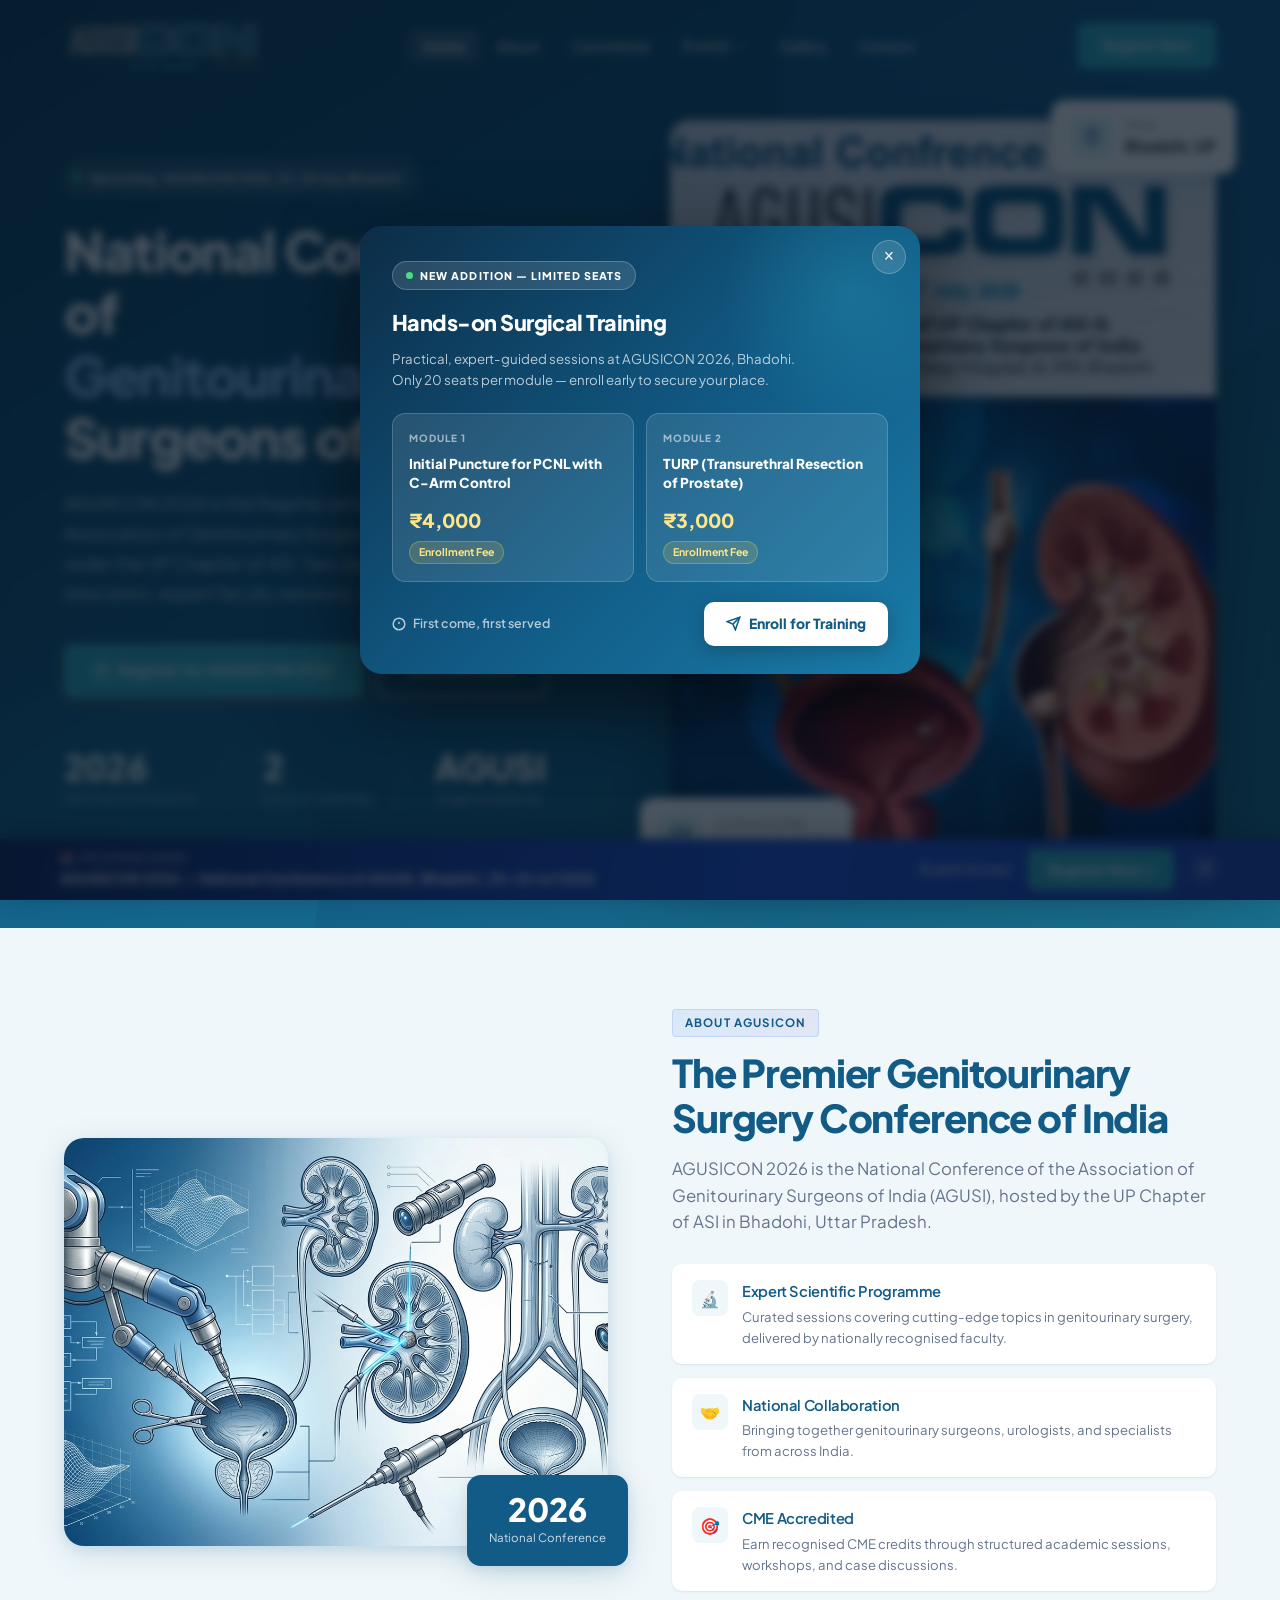
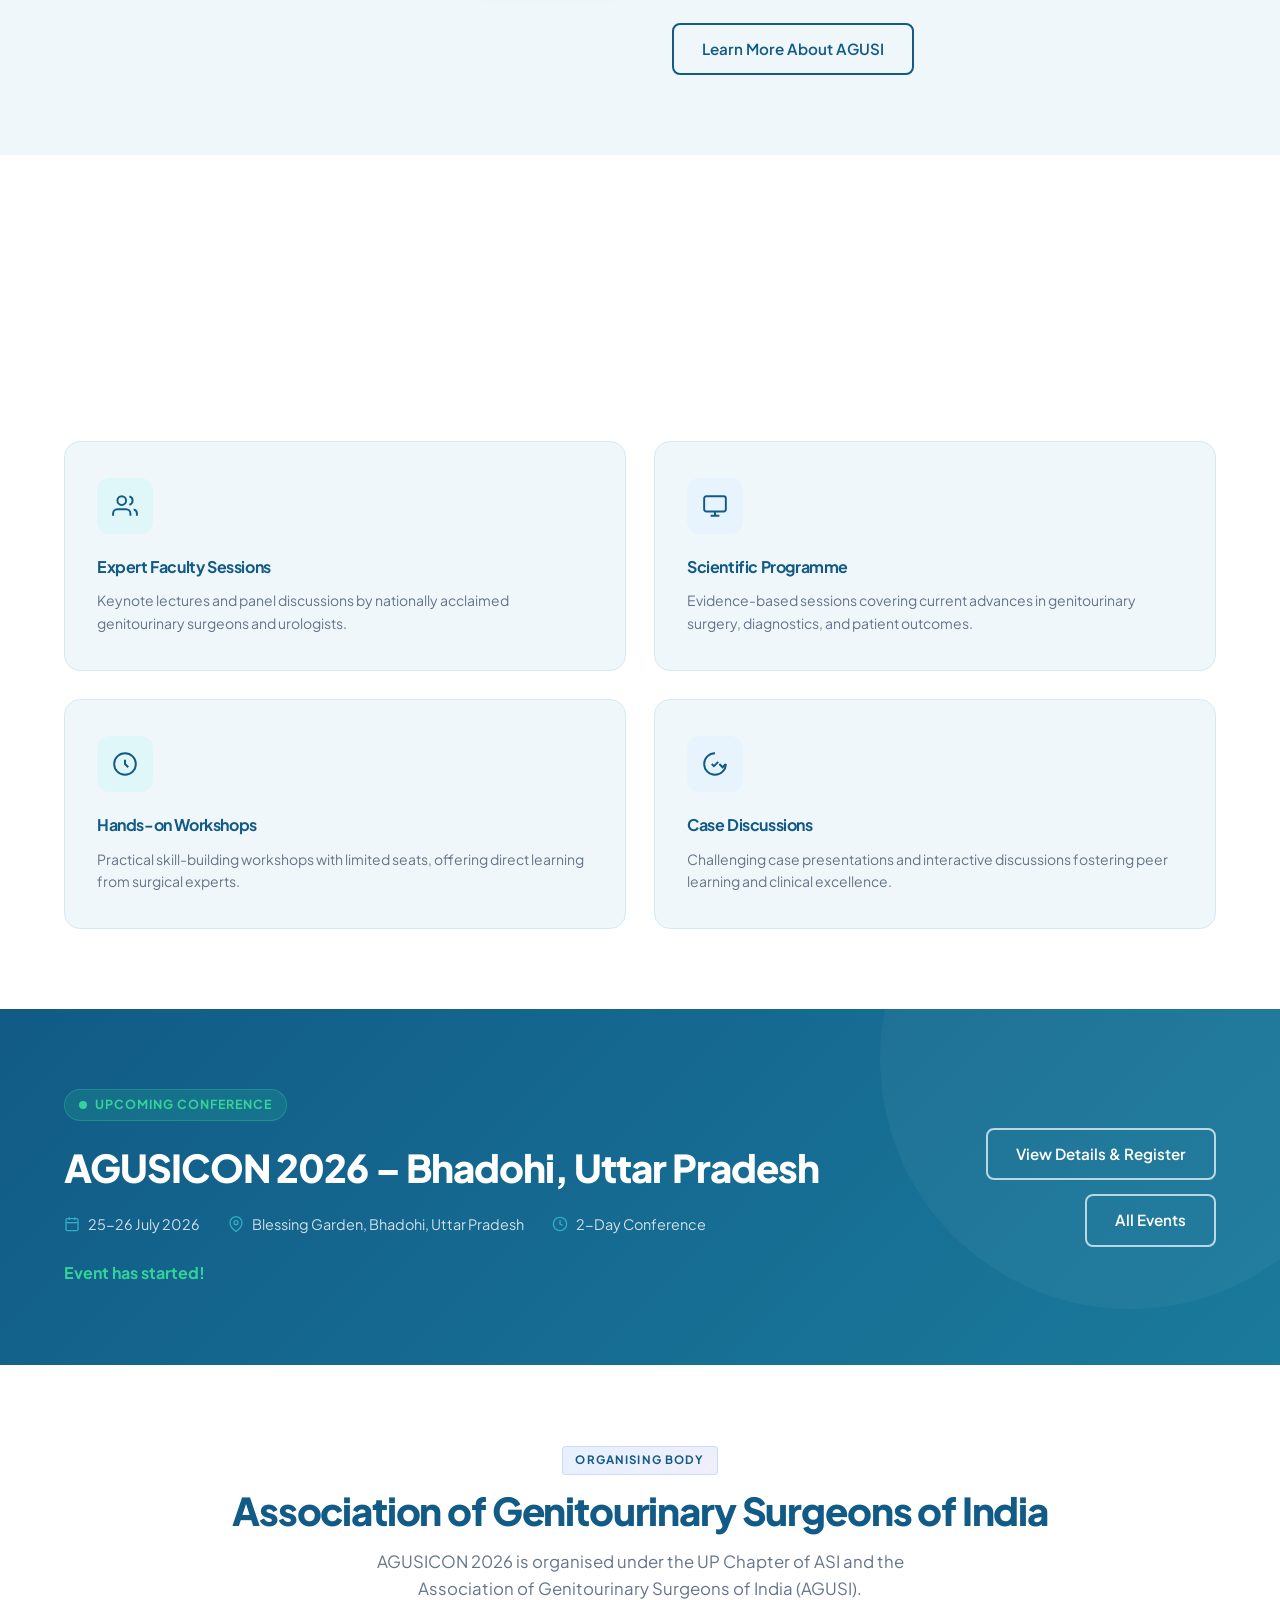
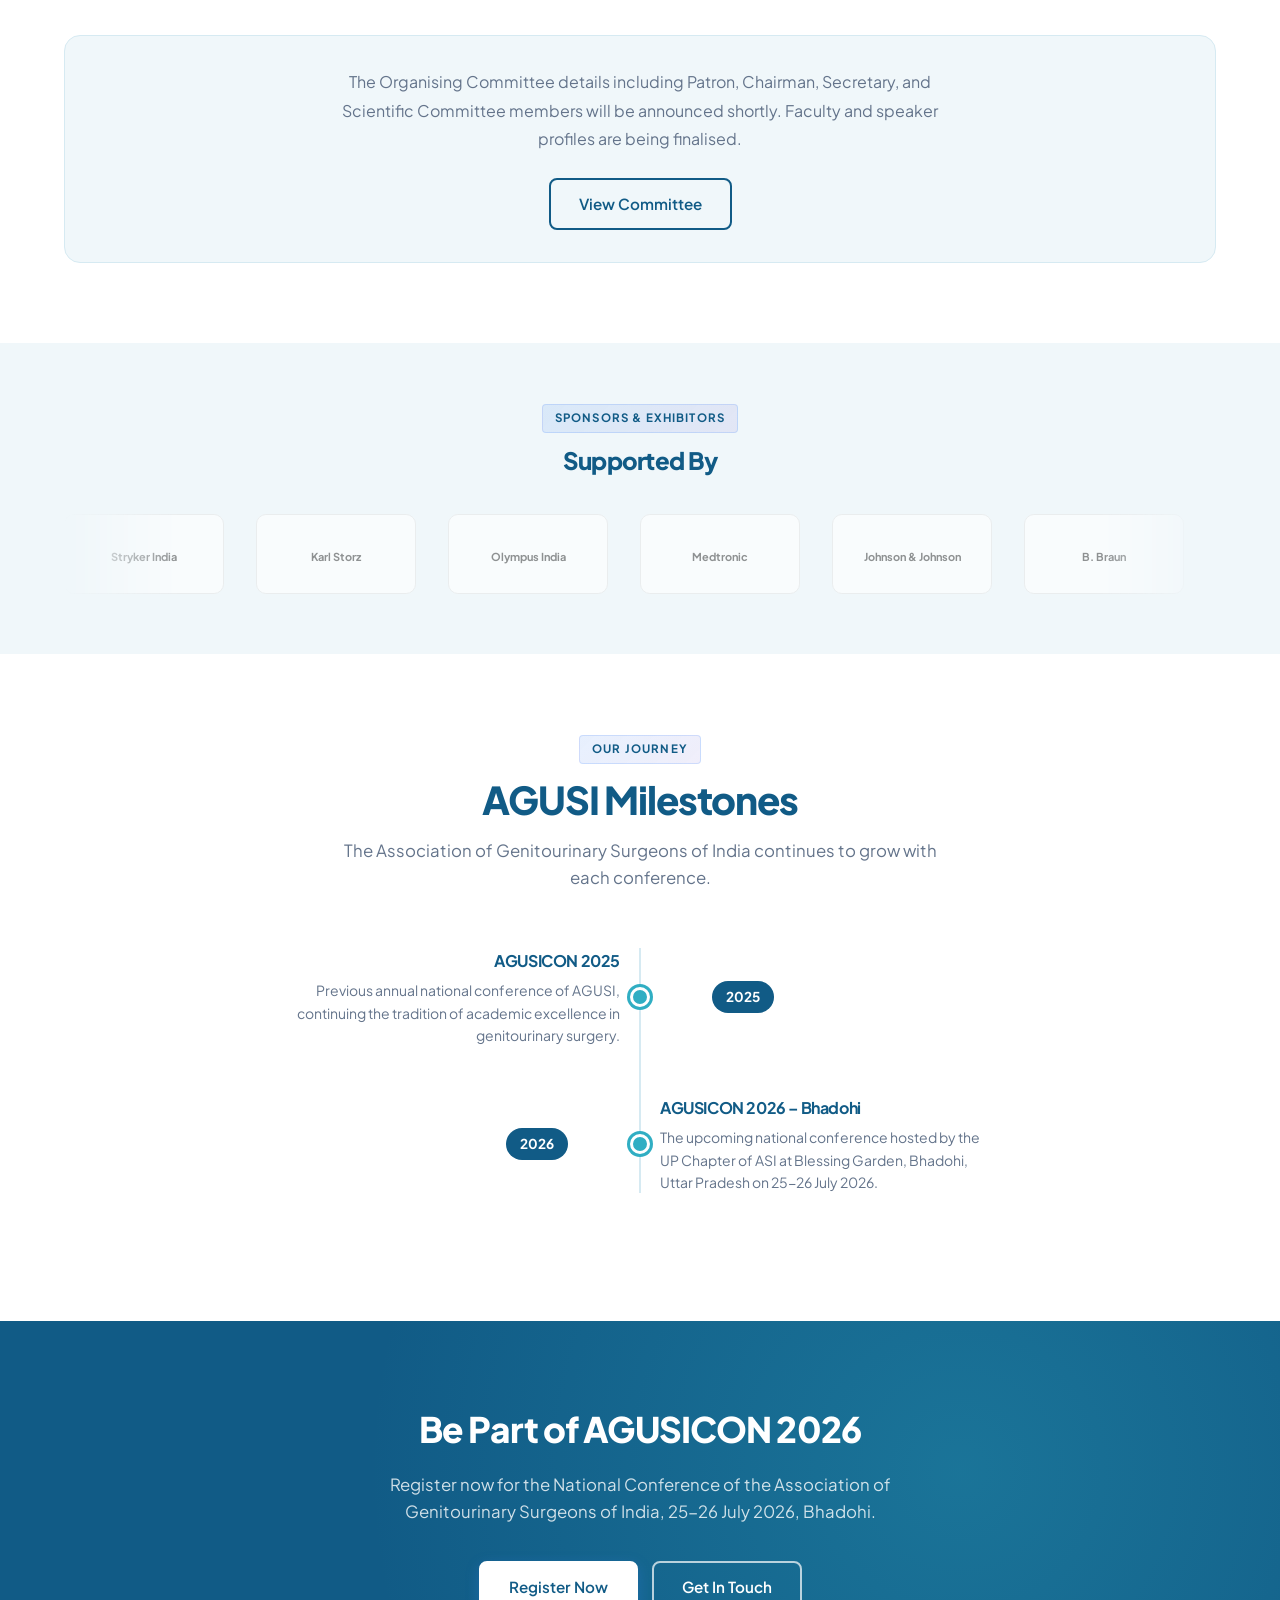
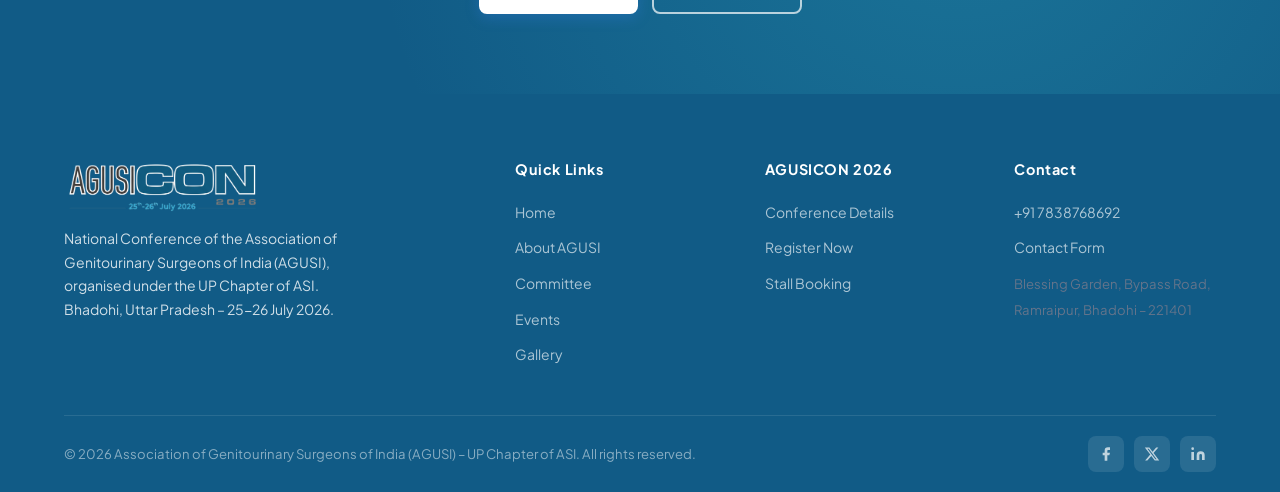
<file: index.html>
<!doctype html>
<html lang="en">
  <head>
    <meta charset="UTF-8" />
    <meta name="viewport" content="width=device-width, initial-scale=1.0" />
    <title>AGUSICON 2026 – National Conference of the Association of Genitourinary Surgeons of India</title>
    <meta name="description"
      content="AGUSICON 2026 is the National Conference of the Association of Genitourinary Surgeons of India (AGUSI), organised by the UP Chapter of ASI. 25-26 July 2026, Bhadohi, Uttar Pradesh."
    />
    <link rel="preconnect" href="https://fonts.googleapis.com" />
    <link rel="preconnect" href="https://fonts.gstatic.com" crossorigin />
    <link href="https://fonts.googleapis.com/css2?family=Plus+Jakarta+Sans:ital,wght@0,300;0,400;0,500;0,600;0,700;0,800;1,400&display=swap"
      rel="stylesheet"/>
    <link rel="stylesheet" href="css/style.css" />
  </head>
  <body>
    <!-- ============================================================
     NAVBAR
============================================================ -->
    <nav id="navbar">
      <div class="container">
        <div class="nav-inner">
          <a href="index.html" class="nav-logo">
            <div class="">
              <img
                class="nav-img"
                src="images/logo.png"
                alt="AGUSICON 2026"
              />
            </div>
          </a>

          <ul class="nav-menu">
            <li><a href="index.html" class="active">Home</a></li>
            <li><a href="pages/about.html">About</a></li>
            <li><a href="pages/committee.html">Committee</a></li>
            <li class="has-dropdown">
              <a href="pages/events.html">
                Events
                <svg
                  class="dropdown-arrow"
                  width="13"
                  height="13"
                  viewBox="0 0 24 24"
                  fill="none"
                  stroke="currentColor"
                  stroke-width="2.5"
                >
                  <polyline points="6 9 12 15 18 9" />
                </svg>
              </a>
              <div class="nav-dropdown">
                <span class="dropdown-section-label">Upcoming</span>
                <a
                  href="pages/events/agusicon-2026-bhadohi.html"
                  class="dropdown-item"
                >
                  <div class="di-year upcoming">2026</div>
                  <div>
                    <div class="di-title">AGUSICON 2026</div>
                    <div class="di-sub">Bhadohi &middot; 25-26 July 2026</div>
                  </div>
                </a>
              </div>
            </li>
            <li><a href="pages/gallery.html">Gallery</a></li>
            <li><a href="pages/contact.html">Contact</a></li>
          </ul>

          <div class="nav-cta">
            <a
              href="pages/events/agusicon-2026-bhadohi.html"
              class="btn btn-primary"
              >Register Now</a
            >
          </div>

          <button class="nav-toggle" aria-label="Open menu">
            <span></span><span></span><span></span>
          </button>
        </div>
      </div>
    </nav>

    <!-- Mobile Menu -->
    <nav class="nav-mobile">
      <button class="nav-mobile-close" aria-label="Close">&times;</button>
      <a href="index.html">Home</a>
      <a href="pages/about.html">About</a>
      <a href="pages/committee.html">Committee</a>
      <button class="nav-events-toggle" id="mobileEventsToggle">
        Events
        <svg
          width="18"
          height="18"
          viewBox="0 0 24 24"
          fill="none"
          stroke="currentColor"
          stroke-width="2"
        >
          <polyline points="6 9 12 15 18 9" />
        </svg>
      </button>
      <div class="nav-mobile-submenu" id="mobileEventsMenu">
        <a href="pages/events.html">All Events</a>
        <a href="pages/events/agusicon-2026-bhadohi.html"
          >AGUSICON 2026 - Bhadohi, 25-26 Jul 2026</a
        >
      </div>
      <a href="pages/gallery.html">Gallery</a>
      <a href="pages/contact.html">Contact</a>
      <a
        href="pages/events/agusicon-2026-bhadohi.html"
        style="color: #30AEC3; margin-top: 12px; font-size: 1rem"
        >Register for AGUSICON 2026 →</a
      >
    </nav>

    <!-- ============================================================
     HERO
============================================================ -->
    <section class="hero" id="home">
      <div class="container">
        <div class="hero-grid">
          <!-- Left content -->
          <div class="hero-content">
            <div class="hero-badge">
              <span class="dot"></span>
              Upcoming: AGUSICON 2026, 25-26 July, Bhadohi
            </div>

            <h1>
              National Conference of<br />
              <span class="highlight">Genitourinary</span> Surgeons of India
            </h1>

            <p>
              AGUSICON 2026 is the flagship annual conference of the Association of Genitourinary Surgeons of India (AGUSI), organised under the UP Chapter of ASI. Two days of intensive surgical education, expert faculty sessions, and hands-on workshops.
            </p>

            <div class="hero-btns">
              <a href="pages/events/agusicon-2026-bhadohi.html" class="btn btn-Theme2026">
                <svg
                  width="16"
                  height="16"
                  viewBox="0 0 24 24"
                  fill="none"
                  stroke="currentColor"
                  stroke-width="2"
                >
                  <rect x="3" y="4" width="18" height="18" rx="2" />
                  <line x1="16" y1="2" x2="16" y2="6" />
                  <line x1="8" y1="2" x2="8" y2="6" />
                  <line x1="3" y1="10" x2="21" y2="10" />
                </svg>
                Register for AGUSICON 2026
              </a>
              <a
                href="pages/events.html"
                class="btn btn-outline"
              >
                View All Events
              </a>
            </div>

            <div class="hero-stats">
              <div class="stat-item">
                <span class="num">2026</span>
                <span class="lbl">National Conference</span>
              </div>
              <div class="stat-item">
                <span class="num">2</span>
                <span class="lbl">Days of Learning</span>
              </div>
              <div class="stat-item">
                <span class="num">AGUSI</span>
                <span class="lbl">Organising Body</span>
              </div>
            </div>
          </div>

          <!-- Right visual -->
          <div class="hero-visual">
            <div class="hero-img-wrap">
              <img
                src="images/event-cover.jpg"
                alt="Genitourinary Surgery Conference"
                loading="lazy"
              />
            </div>

            <div class="hero-card card-1">
              <div class="icon-box" style="background: #e0f7fa">
                <svg width="20" height="20" fill="none" stroke="#115B86" stroke-width="2" viewBox="0 0 24 24"><rect x="3" y="4" width="18" height="18" rx="2"/><line x1="16" y1="2" x2="16" y2="6"/><line x1="8" y1="2" x2="8" y2="6"/><line x1="3" y1="10" x2="21" y2="10"/></svg>
              </div>
              <div>
                <div class="card-label">Conference Date</div>
                <div class="card-value">25-26 July 2026</div>
              </div>
            </div>

            <div class="hero-card card-2">
              <div class="icon-box" style="background: #e0f7fa">
                <svg width="20" height="20" fill="none" stroke="#115B86" stroke-width="2" viewBox="0 0 24 24"><path d="M21 10c0 7-9 13-9 13s-9-6-9-13a9 9 0 0118 0z"/><circle cx="12" cy="10" r="3"/></svg>
              </div>
              <div>
                <div class="card-label">Venue</div>
                <div class="card-value">Bhadohi, UP</div>
              </div>
            </div>
          </div>
        </div>
      </div>
    </section>

    <!-- ============================================================
     ABOUT PREVIEW
============================================================ -->
    <section class="about-preview" id="about">
      <div class="container">
        <div class="about-grid">
          <div class="about-img-wrap fade-up">
            <div class="about-img-main">
              <img
                src="images/agusicon.jpeg"
                alt="AGUSI Conference"
                loading="lazy"
              />
            </div>
            <div class="about-badge-float">
              <span class="big">2026</span>
              <span class="sm">National Conference</span>
            </div>
          </div>

          <div class="about-text fade-up">
            <div class="section-badge">About AGUSICON</div>
            <h2 class="section-title">
              The Premier Genitourinary Surgery Conference of India
            </h2>
            <p class="section-subtitle" style="margin-bottom: 28px">
              AGUSICON 2026 is the National Conference of the Association of Genitourinary Surgeons of India (AGUSI), hosted by the UP Chapter of ASI in Bhadohi, Uttar Pradesh.
            </p>

            <div class="about-points stagger">
              <div class="about-point">
                <div class="point-icon">🔬</div>
                <div>
                  <h4>Expert Scientific Programme</h4>
                  <p>
                    Curated sessions covering cutting-edge topics in genitourinary surgery, delivered by nationally recognised faculty.
                  </p>
                </div>
              </div>
              <div class="about-point">
                <div class="point-icon">🤝</div>
                <div>
                  <h4>National Collaboration</h4>
                  <p>
                    Bringing together genitourinary surgeons, urologists, and specialists from across India.
                  </p>
                </div>
              </div>
              <div class="about-point">
                <div class="point-icon">🎯</div>
                <div>
                  <h4>CME Accredited</h4>
                  <p>
                    Earn recognised CME credits through structured academic sessions, workshops, and case discussions.
                  </p>
                </div>
              </div>
            </div>

            <div style="margin-top: 32px">
              <a href="pages/about.html" class="btn btn-outline-primary"
                >Learn More About AGUSI</a
              >
            </div>
          </div>
        </div>
      </div>
    </section>

    <!-- ============================================================
     ACTIVITIES
============================================================ -->
    <section class="activities" id="activities">
      <div class="container">
        <div class="text-center fade-up">
          <div class="section-badge">Conference Highlights</div>
          <h2 class="section-title">What AGUSICON 2026 Offers</h2>
          <p class="section-subtitle" style="margin: 0 auto">
            A comprehensive two-day programme designed to advance knowledge and practice in genitourinary surgery.
          </p>
        </div>

        <div class="activities-grid stagger">
          <div class="activity-card">
            <div class="activity-icon" style="background: #e0f7fa">
              <svg width="26" height="26" fill="none" stroke="#115B86" stroke-width="1.8" viewBox="0 0 24 24"><path d="M17 21v-2a4 4 0 00-4-4H5a4 4 0 00-4 4v2"/><circle cx="9" cy="7" r="4"/><path d="M23 21v-2a4 4 0 00-3-3.87"/><path d="M16 3.13a4 4 0 010 7.75"/></svg>
            </div>
            <h3>Expert Faculty Sessions</h3>
            <p>
              Keynote lectures and panel discussions by nationally acclaimed genitourinary surgeons and urologists.
            </p>
          </div>
          <div class="activity-card">
            <div class="activity-icon" style="background: #e8f4fd">
              <svg width="26" height="26" fill="none" stroke="#115B86" stroke-width="1.8" viewBox="0 0 24 24"><rect x="2" y="3" width="20" height="14" rx="2"/><path d="M8 21h8m-4-4v4"/></svg>
            </div>
            <h3>Scientific Programme</h3>
            <p>
              Evidence-based sessions covering current advances in genitourinary surgery, diagnostics, and patient outcomes.
            </p>
          </div>
          <div class="activity-card">
            <div class="activity-icon" style="background: #e0f7fa">
              <svg width="26" height="26" fill="none" stroke="#115B86" stroke-width="1.8" viewBox="0 0 24 24"><circle cx="12" cy="12" r="10"/><path d="M12 8v4l3 3"/></svg>
            </div>
            <h3>Hands-on Workshops</h3>
            <p>
              Practical skill-building workshops with limited seats, offering direct learning from surgical experts.
            </p>
          </div>
          <div class="activity-card">
            <div class="activity-icon" style="background: #e8f4fd">
              <svg width="26" height="26" fill="none" stroke="#115B86" stroke-width="1.8" viewBox="0 0 24 24"><path d="M9 12l2 2 4-4"/><path d="M22 12A10 10 0 1112 2"/><path d="M22 12l-3 3-3-3"/></svg>
            </div>
            <h3>Case Discussions</h3>
            <p>
              Challenging case presentations and interactive discussions fostering peer learning and clinical excellence.
            </p>
          </div>
        </div>
      </div>
    </section>

    <!-- ============================================================
     UPCOMING EVENT
============================================================ -->
    <section class="upcoming-event">
      <div class="container">
        <div class="upcoming-inner">
          <div>
            <div class="event-tag">
              <span class="pulse"></span>
              Upcoming Conference
            </div>
            <h2>AGUSICON 2026 – Bhadohi, Uttar Pradesh</h2>
            <div class="event-meta">
              <div class="event-meta-item">
                <svg
                  width="16"
                  height="16"
                  fill="none"
                  stroke="currentColor"
                  stroke-width="2"
                  viewBox="0 0 24 24"
                >
                  <rect x="3" y="4" width="18" height="18" rx="2" />
                  <line x1="16" y1="2" x2="16" y2="6" />
                  <line x1="8" y1="2" x2="8" y2="6" />
                  <line x1="3" y1="10" x2="21" y2="10" />
                </svg>
                25-26 July 2026
              </div>
              <div class="event-meta-item">
                <svg
                  width="16"
                  height="16"
                  fill="none"
                  stroke="currentColor"
                  stroke-width="2"
                  viewBox="0 0 24 24"
                >
                  <path d="M21 10c0 7-9 13-9 13s-9-6-9-13a9 9 0 0118 0z" />
                  <circle cx="12" cy="10" r="3" />
                </svg>
                Blessing Garden, Bhadohi, Uttar Pradesh
              </div>
              <div class="event-meta-item">
                <svg
                  width="16"
                  height="16"
                  fill="none"
                  stroke="currentColor"
                  stroke-width="2"
                  viewBox="0 0 24 24"
                >
                  <circle cx="12" cy="12" r="10" />
                  <polyline points="12 6 12 12 16 14" />
                </svg>
                2-Day Conference
              </div>
            </div>

            <div id="countdown" class="countdown">
              <div class="countdown-box">
                <span class="num" id="cd-days">--</span>
                <span class="lbl">Days</span>
              </div>
              <div class="countdown-box">
                <span class="num" id="cd-hours">--</span>
                <span class="lbl">Hours</span>
              </div>
              <div class="countdown-box">
                <span class="num" id="cd-mins">--</span>
                <span class="lbl">Mins</span>
              </div>
              <div class="countdown-box">
                <span class="num" id="cd-secs">--</span>
                <span class="lbl">Secs</span>
              </div>
            </div>
          </div>

          <div class="upcoming-actions">
            <a
              href="pages/events/agusicon-2026-bhadohi.html"
              class="btn btn-outline"
            >
              View Details &amp; Register
            </a>
            <a href="pages/events.html" class="btn btn-outline"> All Events </a>
          </div>
        </div>
      </div>
    </section>

    <!-- ============================================================
     COMMITTEE PREVIEW
============================================================ -->
    <section class="committee-preview">
      <div class="container">
        <div class="text-center fade-up">
          <div class="section-badge">Organising Body</div>
          <h2 class="section-title">Association of Genitourinary Surgeons of India</h2>
          <p class="section-subtitle" style="margin: 0 auto">
            AGUSICON 2026 is organised under the UP Chapter of ASI and the Association of Genitourinary Surgeons of India (AGUSI).
          </p>
        </div>

        <div class="text-center" style="margin-top: 32px; padding: 32px; background: var(--bg-light); border-radius: 16px; border: 1px solid var(--border);">
          <p style="font-size: 1rem; color: var(--text-muted); line-height: 1.8; max-width: 620px; margin: 0 auto 24px;">
            The Organising Committee details including Patron, Chairman, Secretary, and Scientific Committee members will be announced shortly. Faculty and speaker profiles are being finalised.
          </p>
          <a href="pages/committee.html" class="btn btn-outline-primary">View Committee</a>
        </div>
      </div>
    </section>

    <!-- ============================================================
     PARTNERS CAROUSEL
============================================================ -->
    <section class="partners">
      <div class="container">
        <div class="text-center fade-up">
          <div class="section-badge">Sponsors &amp; Exhibitors</div>
          <h2 class="section-title" style="font-size: 1.5rem">Supported By</h2>
        </div>

        <div class="carousel-track-wrap">
          <div class="carousel-track">
            <div class="partner-logo">
              <svg width="140" height="40" viewBox="0 0 140 40">
                <text x="50%" y="28" text-anchor="middle" font-family="Plus Jakarta Sans,sans-serif" font-weight="700" font-size="13" fill="#115B86">Stryker India</text>
              </svg>
            </div>
            <div class="partner-logo">
              <svg width="140" height="40" viewBox="0 0 140 40">
                <text x="50%" y="28" text-anchor="middle" font-family="Plus Jakarta Sans,sans-serif" font-weight="700" font-size="13" fill="#115B86">Karl Storz</text>
              </svg>
            </div>
            <div class="partner-logo">
              <svg width="140" height="40" viewBox="0 0 140 40">
                <text x="50%" y="28" text-anchor="middle" font-family="Plus Jakarta Sans,sans-serif" font-weight="700" font-size="13" fill="#115B86">Olympus India</text>
              </svg>
            </div>
            <div class="partner-logo">
              <svg width="140" height="40" viewBox="0 0 140 40">
                <text x="50%" y="28" text-anchor="middle" font-family="Plus Jakarta Sans,sans-serif" font-weight="700" font-size="13" fill="#115B86">Medtronic</text>
              </svg>
            </div>
            <div class="partner-logo">
              <svg width="140" height="40" viewBox="0 0 140 40">
                <text x="50%" y="28" text-anchor="middle" font-family="Plus Jakarta Sans,sans-serif" font-weight="700" font-size="13" fill="#115B86">Johnson &amp; Johnson</text>
              </svg>
            </div>
            <div class="partner-logo">
              <svg width="140" height="40" viewBox="0 0 140 40">
                <text x="50%" y="28" text-anchor="middle" font-family="Plus Jakarta Sans,sans-serif" font-weight="700" font-size="13" fill="#115B86">B. Braun</text>
              </svg>
            </div>
            <div class="partner-logo">
              <svg width="140" height="40" viewBox="0 0 140 40">
                <text x="50%" y="28" text-anchor="middle" font-family="Plus Jakarta Sans,sans-serif" font-weight="700" font-size="13" fill="#115B86">Richard Wolf</text>
              </svg>
            </div>
            <div class="partner-logo">
              <svg width="140" height="40" viewBox="0 0 140 40">
                <text x="50%" y="28" text-anchor="middle" font-family="Plus Jakarta Sans,sans-serif" font-weight="700" font-size="13" fill="#115B86">Coloplast</text>
              </svg>
            </div>
            <!-- Duplicate set for seamless loop -->
            <div class="partner-logo">
              <svg width="140" height="40" viewBox="0 0 140 40">
                <text x="50%" y="28" text-anchor="middle" font-family="Plus Jakarta Sans,sans-serif" font-weight="700" font-size="13" fill="#115B86">Stryker India</text>
              </svg>
            </div>
            <div class="partner-logo">
              <svg width="140" height="40" viewBox="0 0 140 40">
                <text x="50%" y="28" text-anchor="middle" font-family="Plus Jakarta Sans,sans-serif" font-weight="700" font-size="13" fill="#115B86">Karl Storz</text>
              </svg>
            </div>
            <div class="partner-logo">
              <svg width="140" height="40" viewBox="0 0 140 40">
                <text x="50%" y="28" text-anchor="middle" font-family="Plus Jakarta Sans,sans-serif" font-weight="700" font-size="13" fill="#115B86">Olympus India</text>
              </svg>
            </div>
            <div class="partner-logo">
              <svg width="140" height="40" viewBox="0 0 140 40">
                <text x="50%" y="28" text-anchor="middle" font-family="Plus Jakarta Sans,sans-serif" font-weight="700" font-size="13" fill="#115B86">Medtronic</text>
              </svg>
            </div>
            <div class="partner-logo">
              <svg width="140" height="40" viewBox="0 0 140 40">
                <text x="50%" y="28" text-anchor="middle" font-family="Plus Jakarta Sans,sans-serif" font-weight="700" font-size="13" fill="#115B86">Johnson &amp; Johnson</text>
              </svg>
            </div>
            <div class="partner-logo">
              <svg width="140" height="40" viewBox="0 0 140 40">
                <text x="50%" y="28" text-anchor="middle" font-family="Plus Jakarta Sans,sans-serif" font-weight="700" font-size="13" fill="#115B86">B. Braun</text>
              </svg>
            </div>
            <div class="partner-logo">
              <svg width="140" height="40" viewBox="0 0 140 40">
                <text x="50%" y="28" text-anchor="middle" font-family="Plus Jakarta Sans,sans-serif" font-weight="700" font-size="13" fill="#115B86">Richard Wolf</text>
              </svg>
            </div>
            <div class="partner-logo">
              <svg width="140" height="40" viewBox="0 0 140 40">
                <text x="50%" y="28" text-anchor="middle" font-family="Plus Jakarta Sans,sans-serif" font-weight="700" font-size="13" fill="#115B86">Coloplast</text>
              </svg>
            </div>
          </div>
        </div>
      </div>
    </section>

    <!-- ============================================================
     TIMELINE
============================================================ -->
    <section class="timeline-section">
      <div class="container">
        <div class="text-center fade-up">
          <div class="section-badge">Our Journey</div>
          <h2 class="section-title">AGUSI Milestones</h2>
          <p class="section-subtitle" style="margin: 0 auto">
            The Association of Genitourinary Surgeons of India continues to grow with each conference.
          </p>
        </div>

        <div class="timeline">
          <div class="timeline-item fade-up">
            <div class="timeline-content">
              <h3>AGUSICON 2025</h3>
              <p>
                Previous annual national conference of AGUSI, continuing the tradition of academic excellence in genitourinary surgery.
              </p>
            </div>
            <div class="timeline-year"><span>2025</span></div>
            <div class="timeline-dot"></div>
          </div>

          <div class="timeline-item fade-up">
            <div class="timeline-content">
              <h3>AGUSICON 2026 – Bhadohi</h3>
              <p>
                The upcoming national conference hosted by the UP Chapter of ASI at Blessing Garden, Bhadohi, Uttar Pradesh on 25-26 July 2026.
              </p>
            </div>
            <div class="timeline-year"><span>2026</span></div>
            <div
              class="timeline-dot"
              style="background: var(--secondary); box-shadow: 0 0 0 3px var(--secondary)"
            ></div>
          </div>
        </div>
      </div>
    </section>

    <!-- ============================================================
     CTA BANNER
============================================================ -->
    <section class="cta-section">
      <div class="container text-center">
        <h2
          style="
            font-size: clamp(1.6rem, 3vw, 2.2rem);
            font-weight: 800;
            color: #fff;
            margin-bottom: 14px;
          "
        >
          Be Part of AGUSICON 2026
        </h2>
        <p
          style="
            color: rgba(255, 255, 255, 0.8);
            font-size: 1.05rem;
            margin-bottom: 36px;
            max-width: 520px;
            margin-left: auto;
            margin-right: auto;
          "
        >
          Register now for the National Conference of the Association of Genitourinary Surgeons of India, 25-26 July 2026, Bhadohi.
        </p>
        <div
          style="
            display: flex;
            gap: 14px;
            justify-content: center;
            flex-wrap: wrap;
          "
        >
          <a
            href="pages/events/agusicon-2026-bhadohi.html"
            class="btn btn-primary"
            style="background: #fff; color: var(--primary); border-color: #fff"
          >
            Register Now
          </a>
          <a href="pages/contact.html" class="btn btn-outline">
            Get In Touch
          </a>
        </div>
      </div>
    </section>

    <!-- ============================================================
     FOOTER
============================================================ -->
    <footer>
      <div class="container">
        <div class="footer-grid">
          <div class="footer-brand">
            <div style="display: flex; align-items: center; gap: 10px">
              <a href="index.html" class="nav-logo">
                <div class="">
                  <img
                    class="nav-img"
                    src="images/logo.png"
                    alt="AGUSICON 2026"
                  />
                </div>
              </a>
            </div>
            <p style="margin-top: 14px">
              National Conference of the Association of Genitourinary Surgeons of India (AGUSI), organised under the UP Chapter of ASI. Bhadohi, Uttar Pradesh – 25-26 July 2026.
            </p>
          </div>

          <div class="footer-col">
            <h4>Quick Links</h4>
            <ul>
              <li><a href="index.html">Home</a></li>
              <li><a href="pages/about.html">About AGUSI</a></li>
              <li><a href="pages/committee.html">Committee</a></li>
              <li><a href="pages/events.html">Events</a></li>
              <li><a href="pages/gallery.html">Gallery</a></li>
            </ul>
          </div>

          <div class="footer-col">
            <h4>AGUSICON 2026</h4>
            <ul>
              <li>
                <a href="pages/events/agusicon-2026-bhadohi.html">Conference Details</a>
              </li>
              <li>
                <a href="pages/events/agusicon-2026-bhadohi.html#registration">Register Now</a>
              </li>
              <li>
                <a href="pages/events/agusicon-2026-bhadohi.html#sponsorship">Stall Booking</a>
              </li>
            </ul>
          </div>

          <div class="footer-col">
            <h4>Contact</h4>
            <ul>
              <li>
                <a href="tel:+917838768692">+91 7838768692</a>
              </li>
              <li><a href="pages/contact.html">Contact Form</a></li>
              <li>
                <span style="font-size:0.82rem;color:var(--text-muted)">Blessing Garden, Bypass Road,<br>Ramraipur, Bhadohi – 221401</span>
              </li>
            </ul>
          </div>
        </div>

        <div class="footer-bottom">
          <p>
            &copy; 2026 Association of Genitourinary Surgeons of India (AGUSI) – UP Chapter of ASI. All rights reserved.
          </p>
          <div class="social-links">
            <a href="#" class="social-link" aria-label="Facebook">
              <svg width="16" height="16" fill="currentColor" viewBox="0 0 24 24">
                <path d="M18 2h-3a5 5 0 00-5 5v3H7v4h3v8h4v-8h3l1-4h-4V7a1 1 0 011-1h3z"/>
              </svg>
            </a>
            <a href="#" class="social-link" aria-label="Twitter/X">
              <svg width="16" height="16" fill="currentColor" viewBox="0 0 24 24">
                <path d="M18.244 2.25h3.308l-7.227 8.26 8.502 11.24H16.17l-5.214-6.817L4.99 21.75H1.68l7.73-8.835L1.254 2.25H8.08l4.713 6.231zm-1.161 17.52h1.833L7.084 4.126H5.117z"/>
              </svg>
            </a>
            <a href="#" class="social-link" aria-label="LinkedIn">
              <svg width="16" height="16" fill="currentColor" viewBox="0 0 24 24">
                <path d="M16 8a6 6 0 016 6v7h-4v-7a2 2 0 00-2-2 2 2 0 00-2 2v7h-4v-7a6 6 0 016-6zM2 9h4v12H2z"/>
                <circle cx="4" cy="4" r="2" />
              </svg>
            </a>
          </div>
        </div>
      </div>
    </footer>

    <script src="js/main.js"></script>

<!-- ── Hands-on Training Popup ── -->
<style>
  .hot-overlay {
    position:fixed;inset:0;z-index:9999;
    background:rgba(5,18,32,.72);backdrop-filter:blur(5px);-webkit-backdrop-filter:blur(5px);
    display:flex;align-items:center;justify-content:center;padding:20px;
    opacity:0;pointer-events:none;transition:opacity .3s ease;
  }
  .hot-overlay.show { opacity:1;pointer-events:all; }
  .hot-modal {
    background:linear-gradient(135deg,#0c2d47 0%,#115B86 55%,#1a7ca8 100%);
    border-radius:22px;padding:34px 32px 28px;max-width:560px;width:100%;
    position:relative;box-shadow:0 28px 80px rgba(0,0,0,.55);
    transform:scale(.9) translateY(20px);
    transition:transform .38s cubic-bezier(.34,1.4,.64,1);
    overflow:hidden;
  }
  .hot-overlay.show .hot-modal { transform:scale(1) translateY(0); }
  .hot-modal::before {
    content:'';position:absolute;top:-60px;right:-60px;
    width:260px;height:260px;
    background:radial-gradient(circle,rgba(48,174,195,.25),transparent 70%);
    pointer-events:none;
  }
  .hot-modal-close {
    position:absolute;top:14px;right:14px;
    width:34px;height:34px;border-radius:50%;
    background:rgba(255,255,255,.13);border:1px solid rgba(255,255,255,.22);
    color:#fff;display:flex;align-items:center;justify-content:center;
    cursor:pointer;font-size:1.1rem;line-height:1;
    transition:background .18s;z-index:1;
  }
  .hot-modal-close:hover { background:rgba(255,255,255,.25); }
  .hot-modal-tag {
    display:inline-flex;align-items:center;gap:7px;
    background:rgba(255,255,255,.12);border:1px solid rgba(255,255,255,.22);
    color:#fff;font-size:.67rem;font-weight:800;letter-spacing:.1em;text-transform:uppercase;
    padding:5px 13px;border-radius:20px;margin-bottom:16px;position:relative;
  }
  .hot-modal-tag .dot {
    width:7px;height:7px;border-radius:50%;background:#4ade80;flex-shrink:0;
    animation:hotpulse 1.5s ease infinite;
  }
  @keyframes hotpulse{0%,100%{opacity:1;transform:scale(1)}50%{opacity:.6;transform:scale(1.3)}}
  .hot-modal h2 { font-size:1.35rem;font-weight:800;color:#fff;margin-bottom:7px;position:relative; }
  .hot-modal-sub { font-size:.83rem;color:rgba(255,255,255,.72);line-height:1.65;margin-bottom:22px;position:relative; }
  .hot-module-grid { display:grid;grid-template-columns:1fr 1fr;gap:12px;margin-bottom:20px;position:relative; }
  .hot-module {
    background:rgba(255,255,255,.1);border:1.5px solid rgba(255,255,255,.18);
    border-radius:13px;padding:17px 16px;
  }
  .hot-module-num { font-size:.62rem;font-weight:800;letter-spacing:.1em;text-transform:uppercase;color:rgba(255,255,255,.55);margin-bottom:7px; }
  .hot-module-title { font-size:.85rem;font-weight:800;color:#fff;line-height:1.4;margin-bottom:13px; }
  .hot-module-fee { font-size:1.2rem;font-weight:800;color:#fde68a; }
  .hot-module-badge {
    display:inline-block;font-size:.66rem;font-weight:700;
    background:rgba(252,211,77,.15);border:1px solid rgba(252,211,77,.28);
    color:#fde68a;padding:2px 9px;border-radius:20px;margin-top:5px;
  }
  .hot-modal-footer { display:flex;align-items:center;justify-content:space-between;flex-wrap:wrap;gap:14px;position:relative; }
  .hot-modal-note { font-size:.78rem;color:rgba(255,255,255,.68);font-weight:600;display:flex;align-items:center;gap:7px; }
  .hot-modal-cta {
    display:inline-flex;align-items:center;gap:8px;
    background:#fff;color:#115B86;
    padding:11px 22px;border-radius:10px;
    font-weight:800;font-size:.87rem;text-decoration:none;
    box-shadow:0 4px 20px rgba(0,0,0,.22);
    transition:transform .15s,box-shadow .15s;white-space:nowrap;
  }
  .hot-modal-cta:hover { transform:translateY(-2px);box-shadow:0 8px 28px rgba(0,0,0,.3); }
  @media(max-width:500px){
    .hot-module-grid{grid-template-columns:1fr;}
    .hot-modal{padding:26px 20px 22px;}
    .hot-modal-footer{flex-direction:column;align-items:flex-start;}
    .hot-modal-cta{width:100%;justify-content:center;}
  }
</style>

<div class="hot-overlay" id="hotOverlay" role="dialog" aria-modal="true" aria-label="Hands-on Training">
  <div class="hot-modal">
    <button class="hot-modal-close" id="hotClose" aria-label="Close">&times;</button>

    <div class="hot-modal-tag"><span class="dot"></span>New Addition &mdash; Limited Seats</div>
    <h2>Hands-on Surgical Training</h2>
    <p class="hot-modal-sub">Practical, expert-guided sessions at AGUSICON 2026, Bhadohi.<br>Only 20 seats per module &mdash; enroll early to secure your place.</p>

    <div class="hot-module-grid">
      <div class="hot-module">
        <div class="hot-module-num">Module 1</div>
        <div class="hot-module-title">Initial Puncture for PCNL with C-Arm Control</div>
        <div class="hot-module-fee">&#8377;4,000</div>
        <div class="hot-module-badge">Enrollment Fee</div>
      </div>
      <div class="hot-module">
        <div class="hot-module-num">Module 2</div>
        <div class="hot-module-title">TURP (Transurethral Resection of Prostate)</div>
        <div class="hot-module-fee">&#8377;3,000</div>
        <div class="hot-module-badge">Enrollment Fee</div>
      </div>
    </div>

    <div class="hot-modal-footer">
      <div class="hot-modal-note">
        <svg width="14" height="14" fill="none" stroke="rgba(255,255,255,.7)" stroke-width="2.5" viewBox="0 0 24 24" style="flex-shrink:0"><circle cx="12" cy="12" r="10"/><line x1="12" y1="8" x2="12" y2="12"/><line x1="12" y1="16" x2="12.01" y2="16"/></svg>
        First come, first served
      </div>
      <a href="pages/events/hands-on-training-2026.html" class="hot-modal-cta">
        <svg width="15" height="15" fill="none" stroke="currentColor" stroke-width="2.5" viewBox="0 0 24 24"><line x1="22" y1="2" x2="11" y2="13"/><polygon points="22 2 15 22 11 13 2 9 22 2"/></svg>
        Enroll for Training
      </a>
    </div>
  </div>
</div>

<script>
(function () {
  var KEY = 'agusicon_hot_shown';
  var overlay = document.getElementById('hotOverlay');
  var closeBtn = document.getElementById('hotClose');

  function openPopup() {
    overlay.classList.add('show');
    document.body.style.overflow = 'hidden';
  }
  function closePopup() {
    overlay.classList.remove('show');
    document.body.style.overflow = '';
    sessionStorage.setItem(KEY, '1');
  }

  if (!sessionStorage.getItem(KEY)) {
    setTimeout(openPopup, 1400);
  }

  closeBtn.addEventListener('click', closePopup);
  overlay.addEventListener('click', function (e) {
    if (e.target === overlay) closePopup();
  });
  document.addEventListener('keydown', function (e) {
    if (e.key === 'Escape' && overlay.classList.contains('show')) closePopup();
  });
})();
</script>
  </body>
</html>
</file>
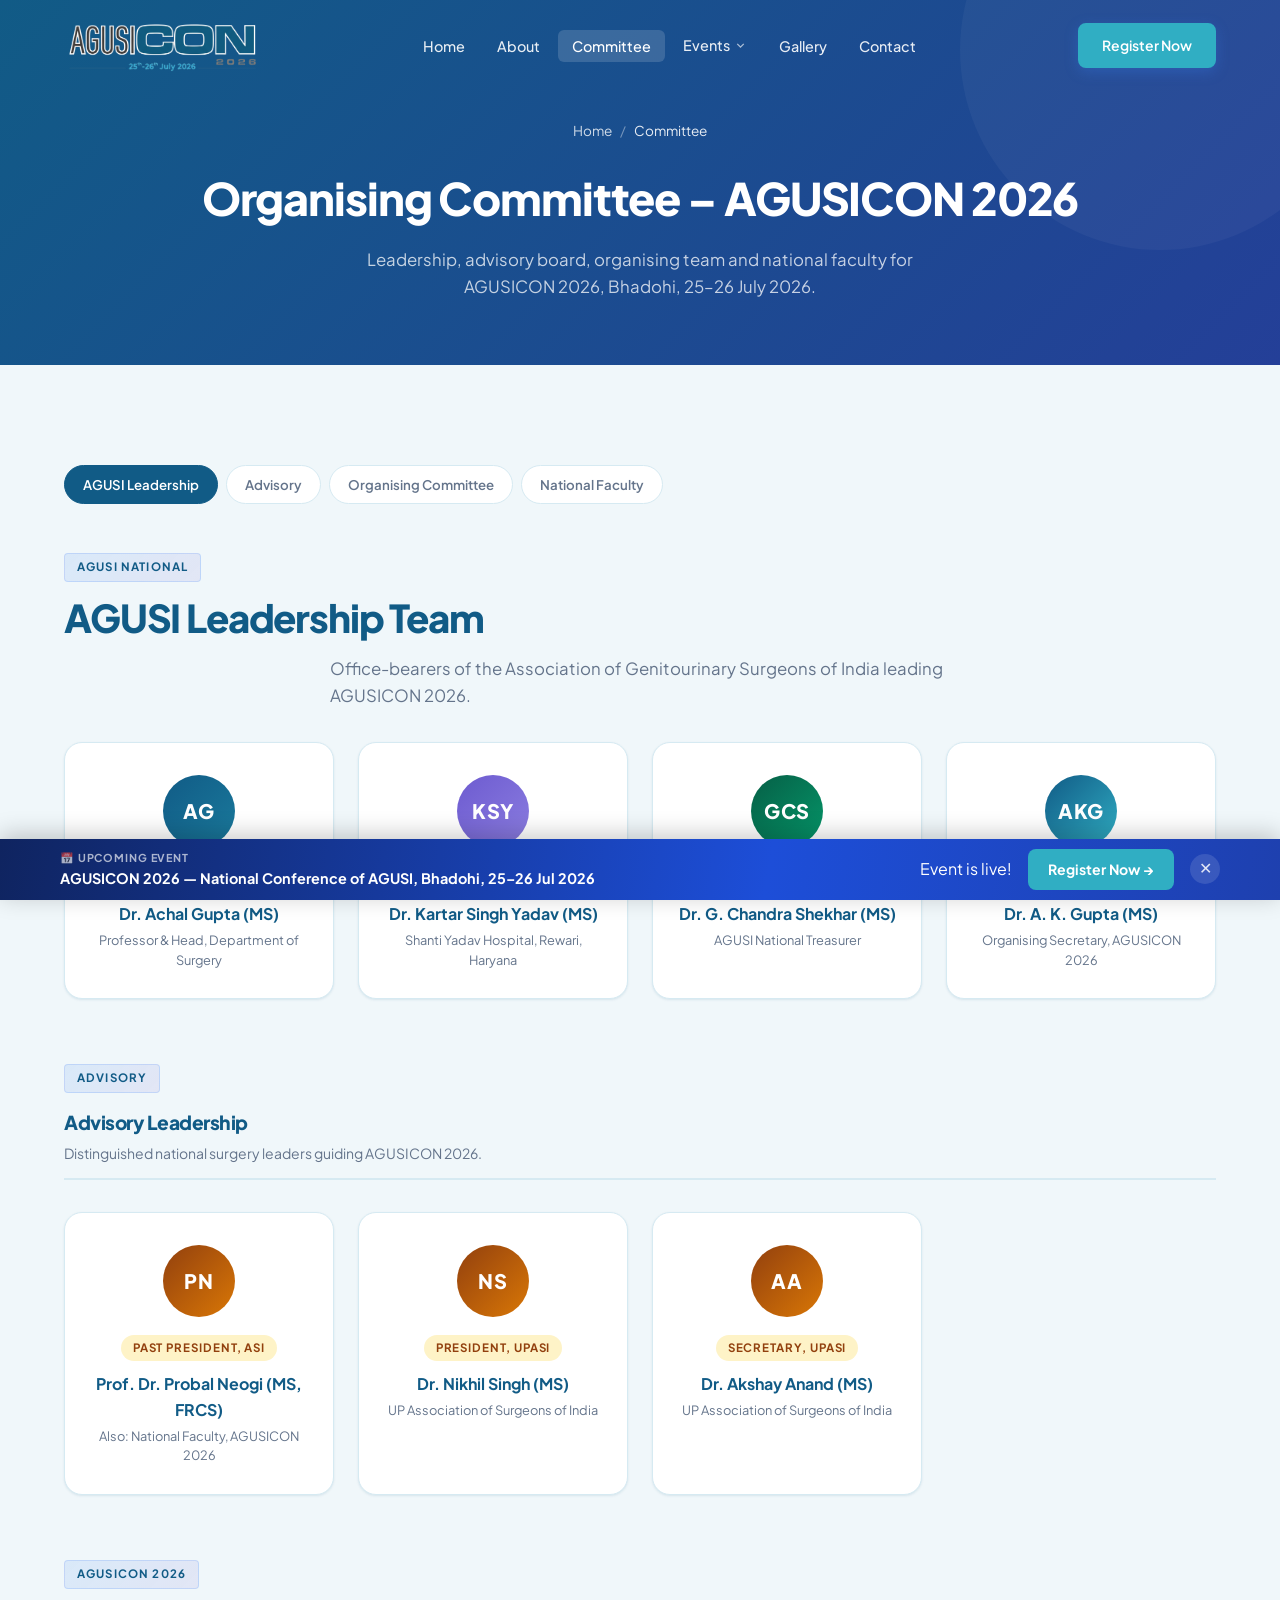
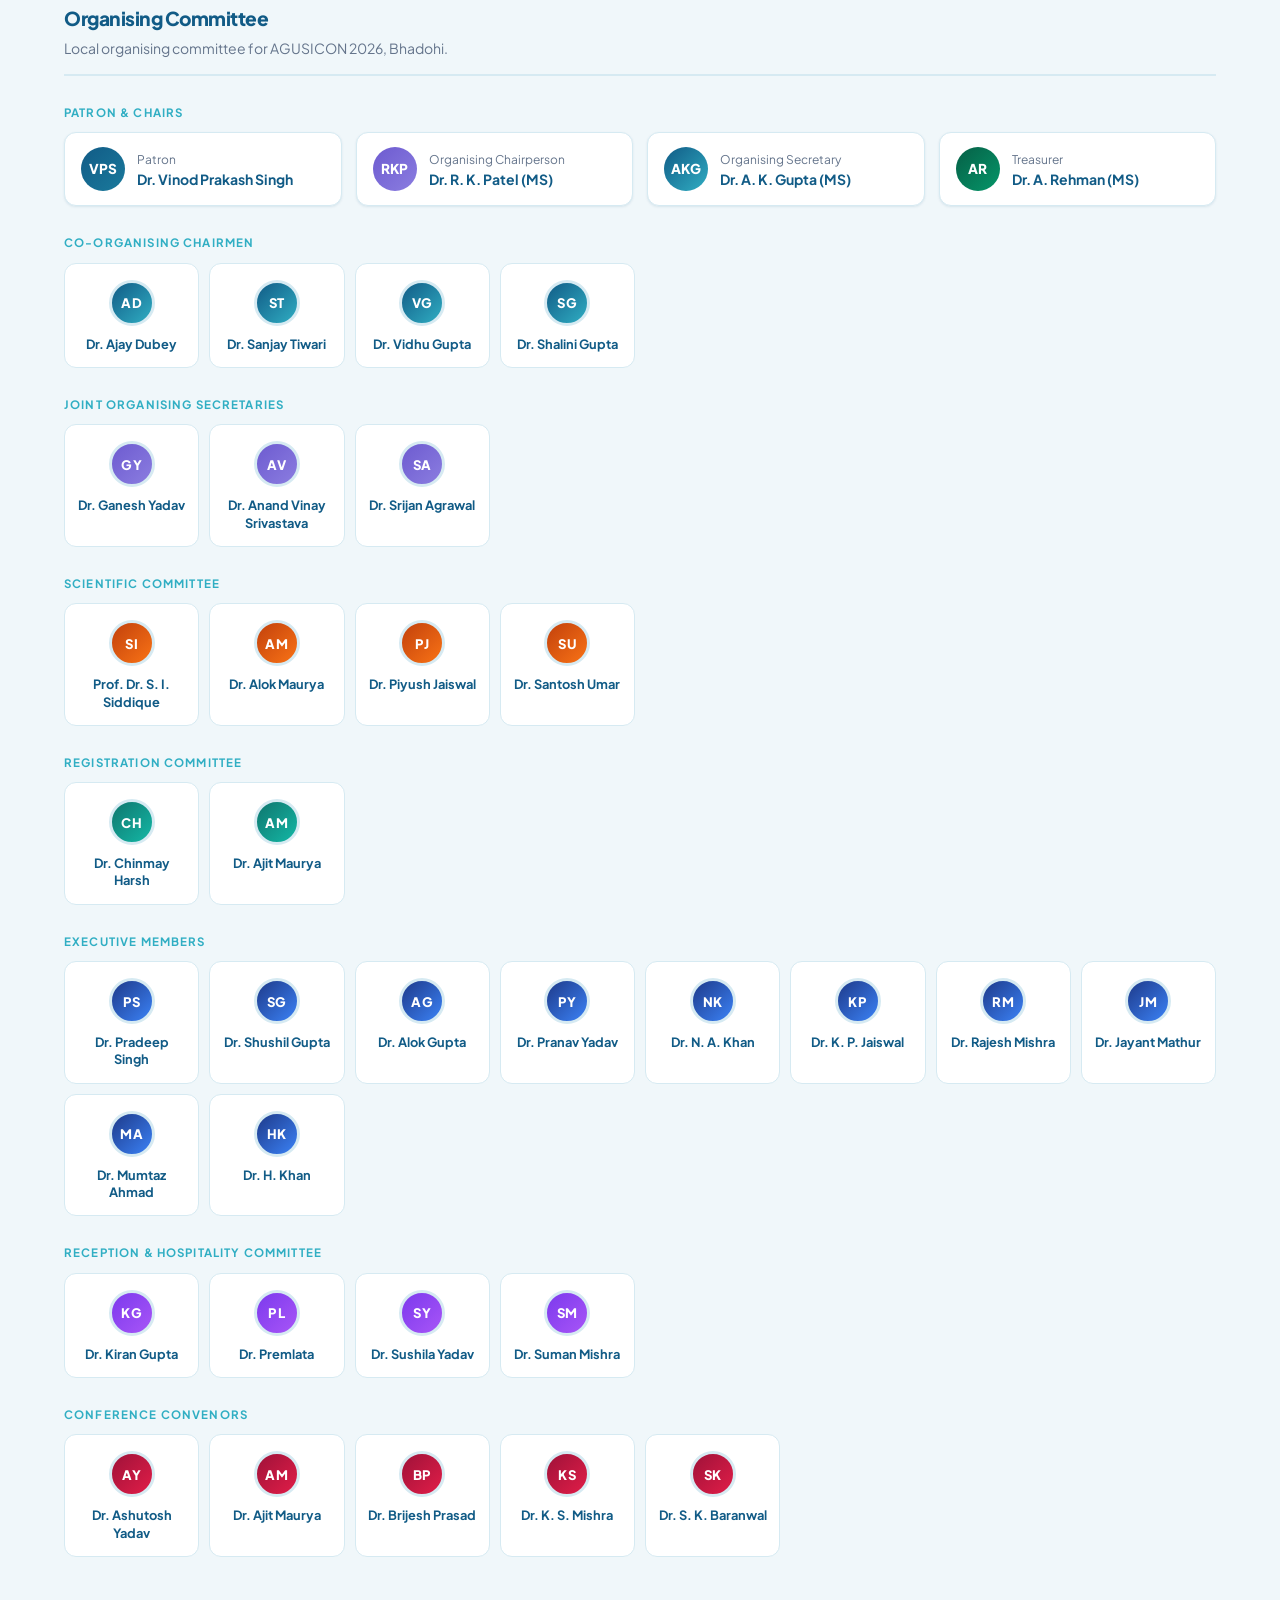
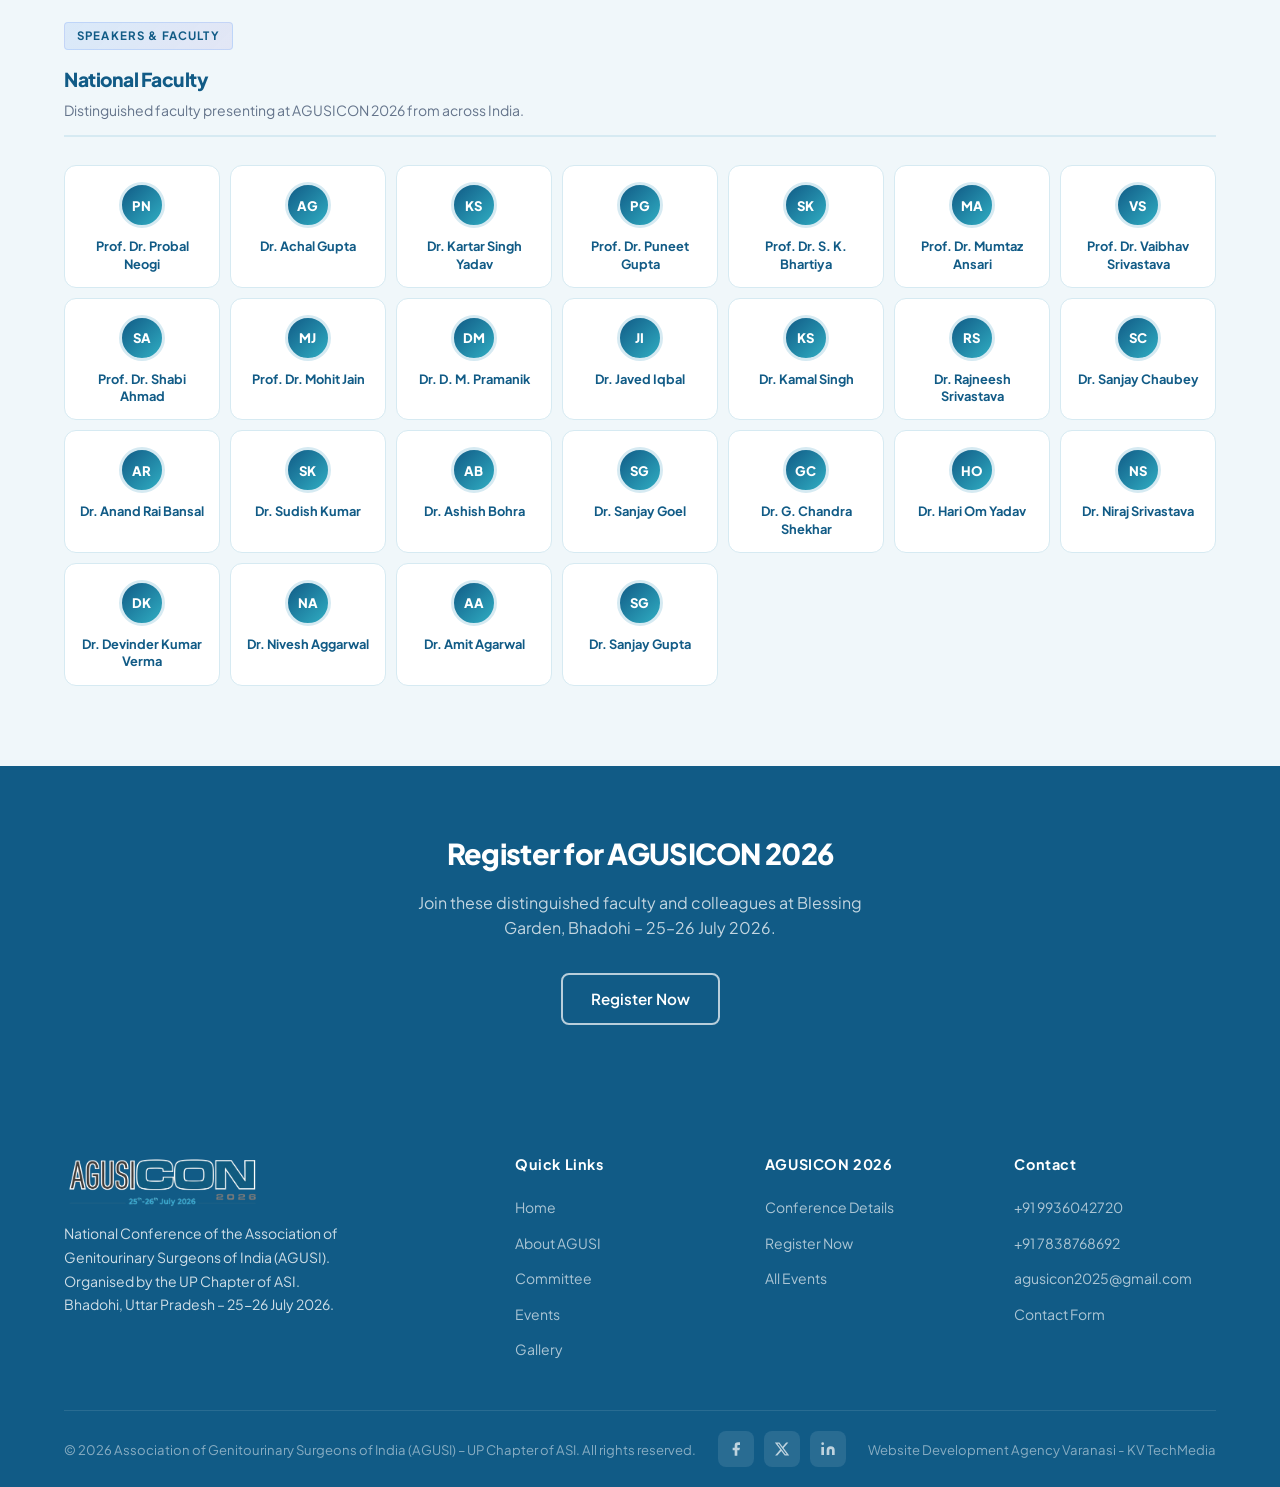
<file: pages/committee.html>
<!doctype html>
<html lang="en">
  <head>
    <meta charset="UTF-8" />
    <meta name="viewport" content="width=device-width, initial-scale=1.0" />
    <title>Organising Committee – AGUSICON 2026 | AGUSI</title>
    <meta name="description" content="Meet the Leadership, Advisory Board, Organising Committee and National Faculty of AGUSICON 2026 – the National Conference of AGUSI, Bhadohi, UP." />
    <link rel="preconnect" href="https://fonts.googleapis.com" />
    <link rel="preconnect" href="https://fonts.gstatic.com" crossorigin />
    <link href="https://fonts.googleapis.com/css2?family=Plus+Jakarta+Sans:ital,wght@0,300;0,400;0,500;0,600;0,700;0,800;1,400&display=swap" rel="stylesheet" />
    <link rel="stylesheet" href="../css/style.css" />
    <style>
      /* ── Sticky section nav ── */
      .section-tabs { display:flex;gap:8px;flex-wrap:wrap;margin:0 0 48px;padding:20px 0 0; }
      .section-tab { padding:8px 18px;border-radius:30px;border:1.5px solid var(--border);background:var(--white);font-size:.83rem;font-weight:600;color:var(--text-muted);cursor:pointer;text-decoration:none;transition:var(--transition); }
      .section-tab:hover,.section-tab.active { background:var(--primary);border-color:var(--primary);color:#fff; }

      /* ── Leader cards (photo-style, no photo) ── */
      .leader-grid { display:grid;grid-template-columns:repeat(auto-fill,minmax(240px,1fr));gap:24px;margin-top:32px; }
      .leader-card { background:var(--white);border:1px solid var(--border);border-radius:18px;padding:32px 24px 28px;text-align:center;box-shadow:var(--shadow-sm);transition:var(--transition); }
      .leader-card:hover { transform:translateY(-5px);box-shadow:var(--shadow-lg); }
      .leader-avatar { width:72px;height:72px;border-radius:50%;margin:0 auto 16px;display:flex;align-items:center;justify-content:center;font-size:1.25rem;font-weight:800;color:#fff;letter-spacing:.04em; }
      .leader-card .lc-role { font-size:.72rem;font-weight:700;text-transform:uppercase;letter-spacing:.08em;padding:4px 12px;border-radius:20px;display:inline-block;margin-bottom:10px; }
      .lc-role-president { background:#eff6ff;color:var(--primary); }
      .lc-role-secretary { background:#f5f3ff;color:#6d5bd0; }
      .lc-role-treasurer { background:#f0fdf4;color:#065f46; }
      .lc-role-advisory { background:#fef3c7;color:#92400e; }
      .lc-role-organising { background:#e0f7fa;color:#115B86; }
      .leader-card .lc-name { font-size:1rem;font-weight:700;color:var(--primary);margin-bottom:4px; }
      .leader-card .lc-org { font-size:.8rem;color:var(--text-muted);line-height:1.55; }

      /* ── Section heading ── */
      .committee-section-head { margin:64px 0 0; }
      .committee-section-head h3 { font-size:1.2rem;font-weight:800;color:var(--primary);margin-bottom:4px; }
      .committee-section-head p { font-size:.875rem;color:var(--text-muted); }
      .section-rule { border:none;border-top:2px solid var(--border);margin:14px 0 28px; }

      /* ── Role sub-groups ── */
      .role-group { margin-bottom:28px; }
      .role-group-label { font-size:.72rem;font-weight:700;text-transform:uppercase;letter-spacing:.1em;color:var(--secondary);margin-bottom:10px; }

      /* ── Key role cards (Patron / Chairperson single row) ── */
      .key-role-grid { display:grid;grid-template-columns:repeat(auto-fill,minmax(220px,1fr));gap:14px; }
      .key-role-card { display:flex;align-items:center;gap:12px;padding:14px 16px;background:var(--white);border:1px solid var(--border);border-radius:12px;box-shadow:var(--shadow-sm); }
      .key-role-avatar { width:44px;height:44px;border-radius:50%;flex-shrink:0;display:flex;align-items:center;justify-content:center;font-size:.85rem;font-weight:800;color:#fff; }
      .key-role-card .krc-name { font-size:.875rem;font-weight:700;color:var(--primary);line-height:1.3; }
      .key-role-card .krc-role { font-size:.75rem;color:var(--text-muted); }

      /* ── Member cards (sub-committees + faculty) ── */
      .member-grid { display:grid;grid-template-columns:repeat(auto-fill,minmax(130px,1fr));gap:10px;margin-top:8px; }
      .member-card { background:var(--white);border:1px solid var(--border);border-radius:12px;padding:16px 12px 14px;text-align:center; }
      .member-avatar { width:46px;height:46px;border-radius:50%;margin:0 auto 10px;display:flex;align-items:center;justify-content:center;font-size:.82rem;font-weight:800;color:#fff;letter-spacing:.03em; }
      .member-name { font-size:.8rem;font-weight:700;color:var(--primary);line-height:1.35; }
    </style>
  </head>
  <body>

    <!-- NAVBAR -->
    <nav id="navbar">
      <div class="container">
        <div class="nav-inner">
          <a href="../index.html" class="nav-logo">
            <div class=""><img class="nav-img" src="../images/logo.png" /></div>
          </a>
          <ul class="nav-menu">
            <li><a href="../index.html">Home</a></li>
            <li><a href="about.html">About</a></li>
            <li><a href="committee.html" class="active">Committee</a></li>
            <li class="has-dropdown">
              <a href="events.html">
                Events
                <svg class="dropdown-arrow" width="13" height="13" viewBox="0 0 24 24" fill="none" stroke="currentColor" stroke-width="2.5"><polyline points="6 9 12 15 18 9"/></svg>
              </a>
              <div class="nav-dropdown">
                <span class="dropdown-section-label">Upcoming</span>
                <a href="events/agusicon-2026-bhadohi.html" class="dropdown-item">
                  <div class="di-year upcoming">2026</div>
                  <div><div class="di-title">AGUSICON 2026</div><div class="di-sub">Bhadohi &middot; 25-26 July 2026</div></div>
                </a>
              </div>
            </li>
            <li><a href="gallery.html">Gallery</a></li>
            <li><a href="contact.html">Contact</a></li>
          </ul>
          <div class="nav-cta">
            <a href="events/agusicon-2026-bhadohi.html" class="btn btn-primary">Register Now</a>
          </div>
          <button class="nav-toggle" aria-label="Open menu">
            <span></span><span></span><span></span>
          </button>
        </div>
      </div>
    </nav>

    <nav class="nav-mobile">
      <button class="nav-mobile-close">&times;</button>
      <a href="../index.html">Home</a>
      <a href="about.html">About</a>
      <a href="committee.html">Committee</a>
      <button class="nav-events-toggle" id="mobileEventsToggle">
        Events
        <svg width="18" height="18" viewBox="0 0 24 24" fill="none" stroke="currentColor" stroke-width="2"><polyline points="6 9 12 15 18 9"/></svg>
      </button>
      <div class="nav-mobile-submenu" id="mobileEventsMenu">
        <a href="events.html">All Events</a>
        <a href="events/agusicon-2026-bhadohi.html">AGUSICON 2026 – Bhadohi, 25-26 Jul 2026</a>
      </div>
      <a href="gallery.html">Gallery</a>
      <a href="contact.html">Contact</a>
      <a href="events/agusicon-2026-bhadohi.html" style="color:#30AEC3;margin-top:12px;font-size:1rem">Register for AGUSICON 2026 →</a>
    </nav>

    <!-- PAGE HERO -->
    <div class="page-hero">
      <div class="container">
        <div class="breadcrumb">
          <a href="../index.html">Home</a>
          <span>/</span>
          <span style="color:rgba(255,255,255,.9)">Committee</span>
        </div>
        <h1>Organising Committee – AGUSICON 2026</h1>
        <p>Leadership, advisory board, organising team and national faculty for AGUSICON 2026, Bhadohi, 25–26 July 2026.</p>
      </div>
    </div>

    <!-- COMMITTEE -->
    <section style="background:var(--bg-light);padding:80px 0">
      <div class="container">

        <!-- Section tabs -->
        <div class="section-tabs fade-up">
          <a href="#leadership" class="section-tab active">AGUSI Leadership</a>
          <a href="#advisory" class="section-tab">Advisory</a>
          <a href="#organising" class="section-tab">Organising Committee</a>
          <a href="#faculty" class="section-tab">National Faculty</a>
        </div>

        <!-- ══ AGUSI LEADERSHIP TEAM ══ -->
        <div id="leadership" class="fade-up">
          <div class="section-badge">AGUSI National</div>
          <h2 class="section-title">AGUSI Leadership Team</h2>
          <p class="section-subtitle" style="margin:0 auto 0">Office-bearers of the Association of Genitourinary Surgeons of India leading AGUSICON 2026.</p>
        </div>

        <div class="leader-grid">
          <div class="leader-card">
            <div class="leader-avatar" style="background:linear-gradient(135deg,var(--primary),#1a7a9c)">AG</div>
            <span class="lc-role lc-role-president">President, AGUSI</span>
            <div class="lc-name">Dr. Achal Gupta (MS)</div>
            <div class="lc-org">Professor &amp; Head, Department of Surgery</div>
          </div>
          <div class="leader-card">
            <div class="leader-avatar" style="background:linear-gradient(135deg,#6d5bd0,#8b7de0)">KSY</div>
            <span class="lc-role lc-role-secretary">Secretary, AGUSI</span>
            <div class="lc-name">Dr. Kartar Singh Yadav (MS)</div>
            <div class="lc-org">Shanti Yadav Hospital, Rewari, Haryana</div>
          </div>
          <div class="leader-card">
            <div class="leader-avatar" style="background:linear-gradient(135deg,#065f46,#059669)">GCS</div>
            <span class="lc-role lc-role-treasurer">Treasurer, AGUSI</span>
            <div class="lc-name">Dr. G. Chandra Shekhar (MS)</div>
            <div class="lc-org">AGUSI National Treasurer</div>
          </div>
          <div class="leader-card">
            <div class="leader-avatar" style="background:linear-gradient(135deg,#115B86,var(--secondary))">AKG</div>
            <span class="lc-role lc-role-organising">Organising Secretary</span>
            <div class="lc-name">Dr. A. K. Gupta (MS)</div>
            <div class="lc-org">Organising Secretary, AGUSICON 2026</div>
          </div>
        </div>

        <!-- ══ ADVISORY LEADERSHIP ══ -->
        <div id="advisory" class="committee-section-head fade-up">
          <div class="section-badge">Advisory</div>
          <h3>Advisory Leadership</h3>
          <p>Distinguished national surgery leaders guiding AGUSICON 2026.</p>
        </div>
        <hr class="section-rule" />

        <div class="leader-grid">
          <div class="leader-card">
            <div class="leader-avatar" style="background:linear-gradient(135deg,#92400e,#d97706)">PN</div>
            <span class="lc-role lc-role-advisory">Past President, ASI</span>
            <div class="lc-name">Prof. Dr. Probal Neogi (MS, FRCS)</div>
            <div class="lc-org">Also: National Faculty, AGUSICON 2026</div>
          </div>
          <div class="leader-card">
            <div class="leader-avatar" style="background:linear-gradient(135deg,#92400e,#d97706)">NS</div>
            <span class="lc-role lc-role-advisory">President, UPASI</span>
            <div class="lc-name">Dr. Nikhil Singh (MS)</div>
            <div class="lc-org">UP Association of Surgeons of India</div>
          </div>
          <div class="leader-card">
            <div class="leader-avatar" style="background:linear-gradient(135deg,#92400e,#d97706)">AA</div>
            <span class="lc-role lc-role-advisory">Secretary, UPASI</span>
            <div class="lc-name">Dr. Akshay Anand (MS)</div>
            <div class="lc-org">UP Association of Surgeons of India</div>
          </div>
        </div>

        <!-- ══ ORGANISING COMMITTEE ══ -->
        <div id="organising" class="committee-section-head fade-up">
          <div class="section-badge">AGUSICON 2026</div>
          <h3>Organising Committee</h3>
          <p>Local organising committee for AGUSICON 2026, Bhadohi.</p>
        </div>
        <hr class="section-rule" />

        <!-- Key Roles -->
        <div class="role-group">
          <div class="role-group-label">Patron &amp; Chairs</div>
          <div class="key-role-grid">
            <div class="key-role-card">
              <div class="key-role-avatar" style="background:linear-gradient(135deg,var(--primary),#1a7a9c)">VPS</div>
              <div>
                <div class="krc-role">Patron</div>
                <div class="krc-name">Dr. Vinod Prakash Singh</div>
              </div>
            </div>
            <div class="key-role-card">
              <div class="key-role-avatar" style="background:linear-gradient(135deg,#6d5bd0,#8b7de0)">RKP</div>
              <div>
                <div class="krc-role">Organising Chairperson</div>
                <div class="krc-name">Dr. R. K. Patel (MS)</div>
              </div>
            </div>
            <div class="key-role-card">
              <div class="key-role-avatar" style="background:linear-gradient(135deg,#115B86,var(--secondary))">AKG</div>
              <div>
                <div class="krc-role">Organising Secretary</div>
                <div class="krc-name">Dr. A. K. Gupta (MS)</div>
              </div>
            </div>
            <div class="key-role-card">
              <div class="key-role-avatar" style="background:linear-gradient(135deg,#065f46,#059669)">AR</div>
              <div>
                <div class="krc-role">Treasurer</div>
                <div class="krc-name">Dr. A. Rehman (MS)</div>
              </div>
            </div>
          </div>
        </div>

        <!-- Co-Organising Chairmen -->
        <div class="role-group">
          <div class="role-group-label">Co-Organising Chairmen</div>
          <div class="member-grid">
            <div class="member-card"><div class="member-avatar" style="background:linear-gradient(135deg,#115B86,#30AEC3)">AD</div><div class="member-name">Dr. Ajay Dubey</div></div>
            <div class="member-card"><div class="member-avatar" style="background:linear-gradient(135deg,#115B86,#30AEC3)">ST</div><div class="member-name">Dr. Sanjay Tiwari</div></div>
            <div class="member-card"><div class="member-avatar" style="background:linear-gradient(135deg,#115B86,#30AEC3)">VG</div><div class="member-name">Dr. Vidhu Gupta</div></div>
            <div class="member-card"><div class="member-avatar" style="background:linear-gradient(135deg,#115B86,#30AEC3)">SG</div><div class="member-name">Dr. Shalini Gupta</div></div>
          </div>
        </div>

        <!-- Joint Organising Secretaries -->
        <div class="role-group">
          <div class="role-group-label">Joint Organising Secretaries</div>
          <div class="member-grid">
            <div class="member-card"><div class="member-avatar" style="background:linear-gradient(135deg,#6d5bd0,#8b7de0)">GY</div><div class="member-name">Dr. Ganesh Yadav</div></div>
            <div class="member-card"><div class="member-avatar" style="background:linear-gradient(135deg,#6d5bd0,#8b7de0)">AV</div><div class="member-name">Dr. Anand Vinay Srivastava</div></div>
            <div class="member-card"><div class="member-avatar" style="background:linear-gradient(135deg,#6d5bd0,#8b7de0)">SA</div><div class="member-name">Dr. Srijan Agrawal</div></div>
          </div>
        </div>

        <!-- Scientific Committee -->
        <div class="role-group">
          <div class="role-group-label">Scientific Committee</div>
          <div class="member-grid">
            <div class="member-card"><div class="member-avatar" style="background:linear-gradient(135deg,#c2410c,#f97316)">SI</div><div class="member-name">Prof. Dr. S. I. Siddique</div></div>
            <div class="member-card"><div class="member-avatar" style="background:linear-gradient(135deg,#c2410c,#f97316)">AM</div><div class="member-name">Dr. Alok Maurya</div></div>
            <div class="member-card"><div class="member-avatar" style="background:linear-gradient(135deg,#c2410c,#f97316)">PJ</div><div class="member-name">Dr. Piyush Jaiswal</div></div>
            <div class="member-card"><div class="member-avatar" style="background:linear-gradient(135deg,#c2410c,#f97316)">SU</div><div class="member-name">Dr. Santosh Umar</div></div>
          </div>
        </div>

        <!-- Registration Committee -->
        <div class="role-group">
          <div class="role-group-label">Registration Committee</div>
          <div class="member-grid">
            <div class="member-card"><div class="member-avatar" style="background:linear-gradient(135deg,#0f766e,#14b8a6)">CH</div><div class="member-name">Dr. Chinmay Harsh</div></div>
            <div class="member-card"><div class="member-avatar" style="background:linear-gradient(135deg,#0f766e,#14b8a6)">AM</div><div class="member-name">Dr. Ajit Maurya</div></div>
          </div>
        </div>

        <!-- Executive Members -->
        <div class="role-group">
          <div class="role-group-label">Executive Members</div>
          <div class="member-grid">
            <div class="member-card"><div class="member-avatar" style="background:linear-gradient(135deg,#1e3a8a,#3b82f6)">PS</div><div class="member-name">Dr. Pradeep Singh</div></div>
            <div class="member-card"><div class="member-avatar" style="background:linear-gradient(135deg,#1e3a8a,#3b82f6)">SG</div><div class="member-name">Dr. Shushil Gupta</div></div>
            <div class="member-card"><div class="member-avatar" style="background:linear-gradient(135deg,#1e3a8a,#3b82f6)">AG</div><div class="member-name">Dr. Alok Gupta</div></div>
            <div class="member-card"><div class="member-avatar" style="background:linear-gradient(135deg,#1e3a8a,#3b82f6)">PY</div><div class="member-name">Dr. Pranav Yadav</div></div>
            <div class="member-card"><div class="member-avatar" style="background:linear-gradient(135deg,#1e3a8a,#3b82f6)">NK</div><div class="member-name">Dr. N. A. Khan</div></div>
            <div class="member-card"><div class="member-avatar" style="background:linear-gradient(135deg,#1e3a8a,#3b82f6)">KP</div><div class="member-name">Dr. K. P. Jaiswal</div></div>
            <div class="member-card"><div class="member-avatar" style="background:linear-gradient(135deg,#1e3a8a,#3b82f6)">RM</div><div class="member-name">Dr. Rajesh Mishra</div></div>
            <div class="member-card"><div class="member-avatar" style="background:linear-gradient(135deg,#1e3a8a,#3b82f6)">JM</div><div class="member-name">Dr. Jayant Mathur</div></div>
            <div class="member-card"><div class="member-avatar" style="background:linear-gradient(135deg,#1e3a8a,#3b82f6)">MA</div><div class="member-name">Dr. Mumtaz Ahmad</div></div>
            <div class="member-card"><div class="member-avatar" style="background:linear-gradient(135deg,#1e3a8a,#3b82f6)">HK</div><div class="member-name">Dr. H. Khan</div></div>
          </div>
        </div>

        <!-- Reception & Hospitality -->
        <div class="role-group">
          <div class="role-group-label">Reception &amp; Hospitality Committee</div>
          <div class="member-grid">
            <div class="member-card"><div class="member-avatar" style="background:linear-gradient(135deg,#7c3aed,#a855f7)">KG</div><div class="member-name">Dr. Kiran Gupta</div></div>
            <div class="member-card"><div class="member-avatar" style="background:linear-gradient(135deg,#7c3aed,#a855f7)">PL</div><div class="member-name">Dr. Premlata</div></div>
            <div class="member-card"><div class="member-avatar" style="background:linear-gradient(135deg,#7c3aed,#a855f7)">SY</div><div class="member-name">Dr. Sushila Yadav</div></div>
            <div class="member-card"><div class="member-avatar" style="background:linear-gradient(135deg,#7c3aed,#a855f7)">SM</div><div class="member-name">Dr. Suman Mishra</div></div>
          </div>
        </div>

        <!-- Conference Convenors -->
        <div class="role-group">
          <div class="role-group-label">Conference Convenors</div>
          <div class="member-grid">
            <div class="member-card"><div class="member-avatar" style="background:linear-gradient(135deg,#9f1239,#e11d48)">AY</div><div class="member-name">Dr. Ashutosh Yadav</div></div>
            <div class="member-card"><div class="member-avatar" style="background:linear-gradient(135deg,#9f1239,#e11d48)">AM</div><div class="member-name">Dr. Ajit Maurya</div></div>
            <div class="member-card"><div class="member-avatar" style="background:linear-gradient(135deg,#9f1239,#e11d48)">BP</div><div class="member-name">Dr. Brijesh Prasad</div></div>
            <div class="member-card"><div class="member-avatar" style="background:linear-gradient(135deg,#9f1239,#e11d48)">KS</div><div class="member-name">Dr. K. S. Mishra</div></div>
            <div class="member-card"><div class="member-avatar" style="background:linear-gradient(135deg,#9f1239,#e11d48)">SK</div><div class="member-name">Dr. S. K. Baranwal</div></div>
          </div>
        </div>

        <!-- ══ NATIONAL FACULTY ══ -->
        <div id="faculty" class="committee-section-head fade-up">
          <div class="section-badge">Speakers &amp; Faculty</div>
          <h3>National Faculty</h3>
          <p>Distinguished faculty presenting at AGUSICON 2026 from across India.</p>
        </div>
        <hr class="section-rule" />

        <div class="member-grid" style="grid-template-columns:repeat(auto-fill,minmax(145px,1fr))">
          <div class="member-card"><div class="member-avatar" style="background:linear-gradient(135deg,#115B86,#30AEC3)">PN</div><div class="member-name">Prof. Dr. Probal Neogi</div></div>
          <div class="member-card"><div class="member-avatar" style="background:linear-gradient(135deg,#115B86,#30AEC3)">AG</div><div class="member-name">Dr. Achal Gupta</div></div>
          <div class="member-card"><div class="member-avatar" style="background:linear-gradient(135deg,#115B86,#30AEC3)">KS</div><div class="member-name">Dr. Kartar Singh Yadav</div></div>
          <div class="member-card"><div class="member-avatar" style="background:linear-gradient(135deg,#115B86,#30AEC3)">PG</div><div class="member-name">Prof. Dr. Puneet Gupta</div></div>
          <div class="member-card"><div class="member-avatar" style="background:linear-gradient(135deg,#115B86,#30AEC3)">SK</div><div class="member-name">Prof. Dr. S. K. Bhartiya</div></div>
          <div class="member-card"><div class="member-avatar" style="background:linear-gradient(135deg,#115B86,#30AEC3)">MA</div><div class="member-name">Prof. Dr. Mumtaz Ansari</div></div>
          <div class="member-card"><div class="member-avatar" style="background:linear-gradient(135deg,#115B86,#30AEC3)">VS</div><div class="member-name">Prof. Dr. Vaibhav Srivastava</div></div>
          <div class="member-card"><div class="member-avatar" style="background:linear-gradient(135deg,#115B86,#30AEC3)">SA</div><div class="member-name">Prof. Dr. Shabi Ahmad</div></div>
          <div class="member-card"><div class="member-avatar" style="background:linear-gradient(135deg,#115B86,#30AEC3)">MJ</div><div class="member-name">Prof. Dr. Mohit Jain</div></div>
          <div class="member-card"><div class="member-avatar" style="background:linear-gradient(135deg,#115B86,#30AEC3)">DM</div><div class="member-name">Dr. D. M. Pramanik</div></div>
          <div class="member-card"><div class="member-avatar" style="background:linear-gradient(135deg,#115B86,#30AEC3)">JI</div><div class="member-name">Dr. Javed Iqbal</div></div>
          <div class="member-card"><div class="member-avatar" style="background:linear-gradient(135deg,#115B86,#30AEC3)">KS</div><div class="member-name">Dr. Kamal Singh</div></div>
          <div class="member-card"><div class="member-avatar" style="background:linear-gradient(135deg,#115B86,#30AEC3)">RS</div><div class="member-name">Dr. Rajneesh Srivastava</div></div>
          <div class="member-card"><div class="member-avatar" style="background:linear-gradient(135deg,#115B86,#30AEC3)">SC</div><div class="member-name">Dr. Sanjay Chaubey</div></div>
          <div class="member-card"><div class="member-avatar" style="background:linear-gradient(135deg,#115B86,#30AEC3)">AR</div><div class="member-name">Dr. Anand Rai Bansal</div></div>
          <div class="member-card"><div class="member-avatar" style="background:linear-gradient(135deg,#115B86,#30AEC3)">SK</div><div class="member-name">Dr. Sudish Kumar</div></div>
          <div class="member-card"><div class="member-avatar" style="background:linear-gradient(135deg,#115B86,#30AEC3)">AB</div><div class="member-name">Dr. Ashish Bohra</div></div>
          <div class="member-card"><div class="member-avatar" style="background:linear-gradient(135deg,#115B86,#30AEC3)">SG</div><div class="member-name">Dr. Sanjay Goel</div></div>
          <div class="member-card"><div class="member-avatar" style="background:linear-gradient(135deg,#115B86,#30AEC3)">GC</div><div class="member-name">Dr. G. Chandra Shekhar</div></div>
          <div class="member-card"><div class="member-avatar" style="background:linear-gradient(135deg,#115B86,#30AEC3)">HO</div><div class="member-name">Dr. Hari Om Yadav</div></div>
          <div class="member-card"><div class="member-avatar" style="background:linear-gradient(135deg,#115B86,#30AEC3)">NS</div><div class="member-name">Dr. Niraj Srivastava</div></div>
          <div class="member-card"><div class="member-avatar" style="background:linear-gradient(135deg,#115B86,#30AEC3)">DK</div><div class="member-name">Dr. Devinder Kumar Verma</div></div>
          <div class="member-card"><div class="member-avatar" style="background:linear-gradient(135deg,#115B86,#30AEC3)">NA</div><div class="member-name">Dr. Nivesh Aggarwal</div></div>
          <div class="member-card"><div class="member-avatar" style="background:linear-gradient(135deg,#115B86,#30AEC3)">AA</div><div class="member-name">Dr. Amit Agarwal</div></div>
          <div class="member-card"><div class="member-avatar" style="background:linear-gradient(135deg,#115B86,#30AEC3)">SG</div><div class="member-name">Dr. Sanjay Gupta</div></div>
        </div>

      </div>
    </section>

    <!-- CTA BANNER -->
    <section style="background:var(--primary);padding:64px 0">
      <div class="container text-center">
        <h2 style="color:#fff;font-size:1.8rem;font-weight:800;margin-bottom:14px">Register for AGUSICON 2026</h2>
        <p style="color:rgba(255,255,255,.75);margin-bottom:32px;max-width:480px;margin-left:auto;margin-right:auto">
          Join these distinguished faculty and colleagues at Blessing Garden, Bhadohi – 25–26 July 2026.
        </p>
        <a href="events/agusicon-2026-bhadohi.html" class="btn btn-outline">Register Now</a>
      </div>
    </section>

    <!-- FOOTER -->
    <footer>
      <div class="container">
        <div class="footer-grid">
          <div class="footer-brand">
            <div style="display:flex;align-items:center;gap:10px">
              <a href="../index.html" class="nav-logo">
                <div class=""><img class="nav-img" src="../images/logo.png" /></div>
              </a>
            </div>
            <p style="margin-top:14px">
              National Conference of the Association of Genitourinary Surgeons of India (AGUSI). Organised by the UP Chapter of ASI. Bhadohi, Uttar Pradesh – 25-26 July 2026.
            </p>
          </div>
          <div class="footer-col">
            <h4>Quick Links</h4>
            <ul>
              <li><a href="../index.html">Home</a></li>
              <li><a href="about.html">About AGUSI</a></li>
              <li><a href="committee.html">Committee</a></li>
              <li><a href="events.html">Events</a></li>
              <li><a href="gallery.html">Gallery</a></li>
            </ul>
          </div>
          <div class="footer-col">
            <h4>AGUSICON 2026</h4>
            <ul>
              <li><a href="events/agusicon-2026-bhadohi.html">Conference Details</a></li>
              <li><a href="events/agusicon-2026-bhadohi.html#registration">Register Now</a></li>
              <li><a href="events.html">All Events</a></li>
            </ul>
          </div>
          <div class="footer-col">
            <h4>Contact</h4>
            <ul>
              <li><a href="tel:+919936042720">+91 9936042720</a></li>
              <li><a href="tel:+917838768692">+91 7838768692</a></li>
              <li><a href="mailto:agusicon2025@gmail.com">agusicon2025@gmail.com</a></li>
              <li><a href="contact.html">Contact Form</a></li>
            </ul>
          </div>
        </div>
        <div class="footer-bottom">
          <p>&copy; 2026 Association of Genitourinary Surgeons of India (AGUSI) – UP Chapter of ASI. All rights reserved.</p>
          <div class="social-links">
            <a href="#" class="social-link"><svg width="16" height="16" fill="currentColor" viewBox="0 0 24 24"><path d="M18 2h-3a5 5 0 00-5 5v3H7v4h3v8h4v-8h3l1-4h-4V7a1 1 0 011-1h3z"/></svg></a>
            <a href="#" class="social-link"><svg width="16" height="16" fill="currentColor" viewBox="0 0 24 24"><path d="M18.244 2.25h3.308l-7.227 8.26 8.502 11.24H16.17l-5.214-6.817L4.99 21.75H1.68l7.73-8.835L1.254 2.25H8.08l4.713 6.231zm-1.161 17.52h1.833L7.084 4.126H5.117z"/></svg></a>
            <a href="#" class="social-link"><svg width="16" height="16" fill="currentColor" viewBox="0 0 24 24"><path d="M16 8a6 6 0 016 6v7h-4v-7a2 2 0 00-2-2 2 2 0 00-2 2v7h-4v-7a6 6 0 016-6zM2 9h4v12H2z"/><circle cx="4" cy="4" r="2"/></svg></a>
          </div>
          <p>Website Development Agency Varanasi - <a href="https://kvtmedia.com" target="_blank"> KV TechMedia </a></p>
        </div>
      </div>
    </footer>

    <script src="../js/main.js"></script>
    <script>
      document.querySelectorAll('.section-tab').forEach(tab => {
        tab.addEventListener('click', () => {
          document.querySelectorAll('.section-tab').forEach(t => t.classList.remove('active'));
          tab.classList.add('active');
        });
      });
    </script>
  </body>
</html>
</file>
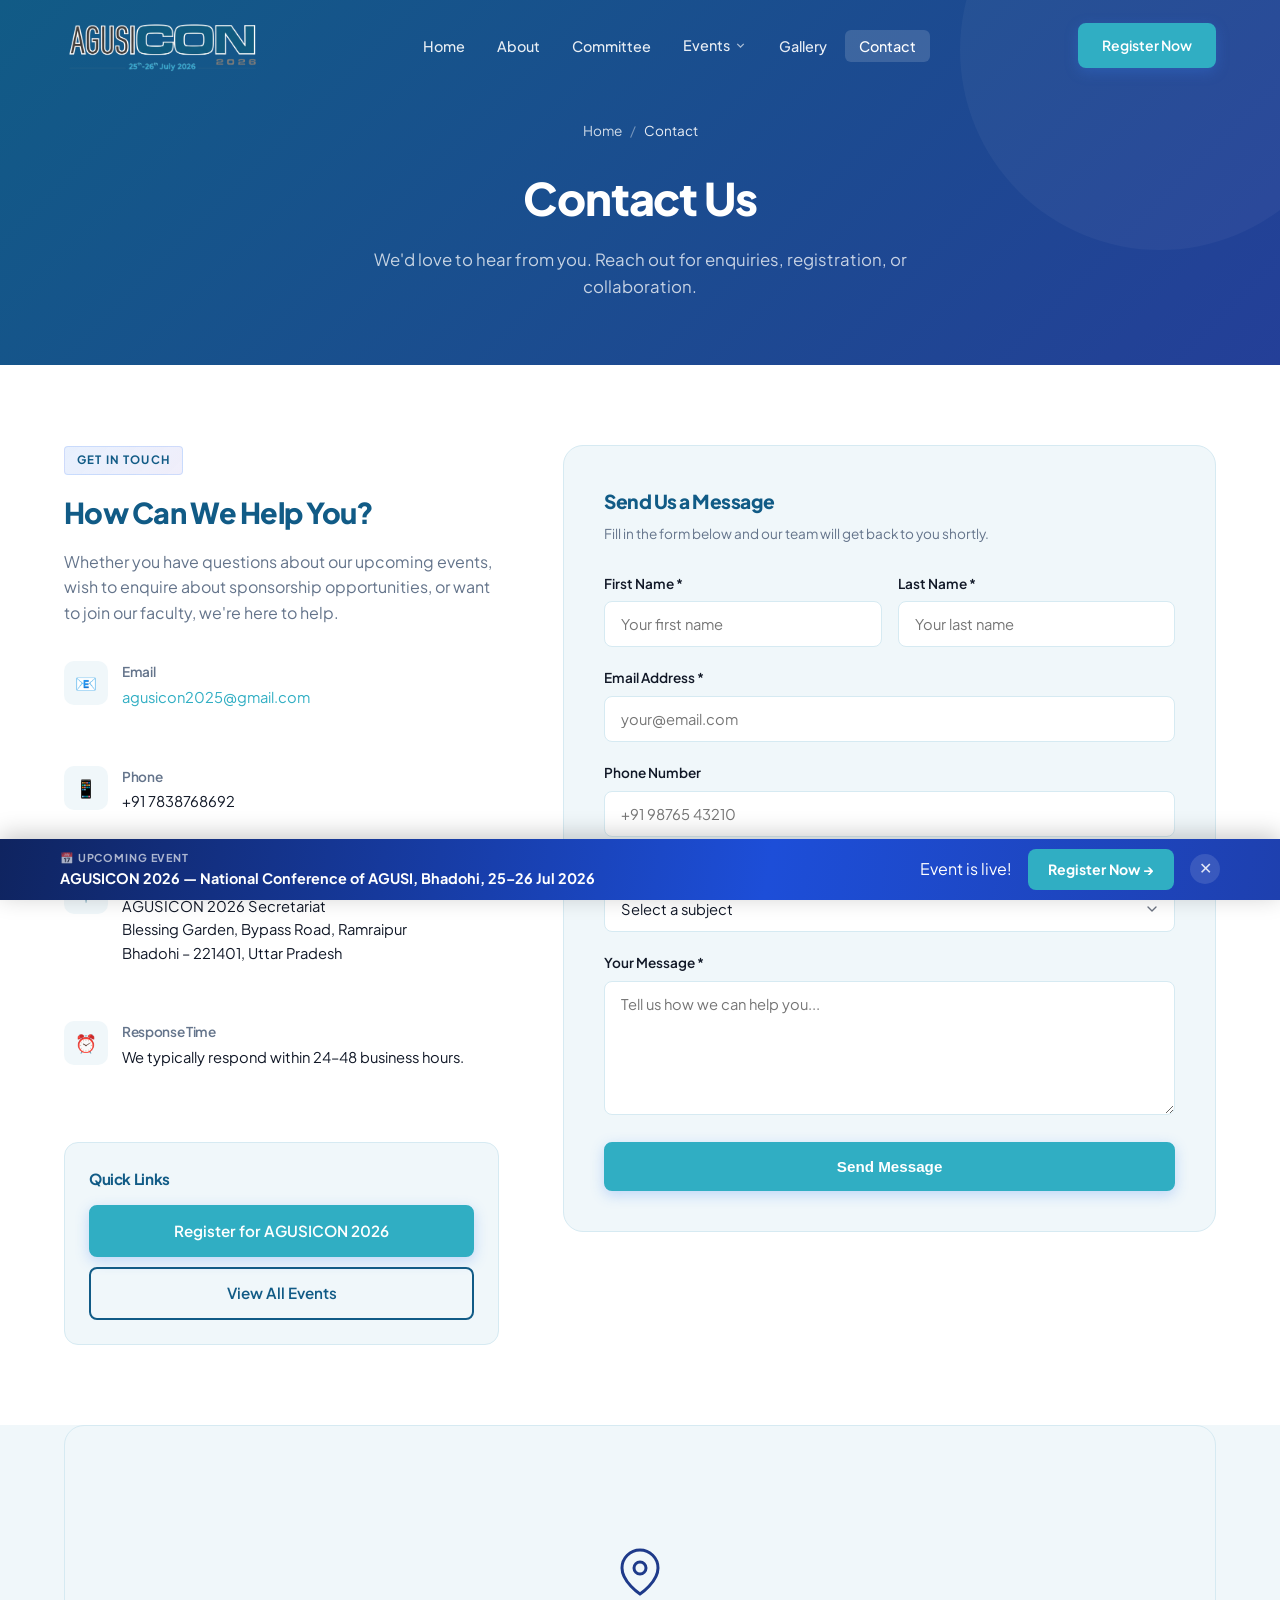
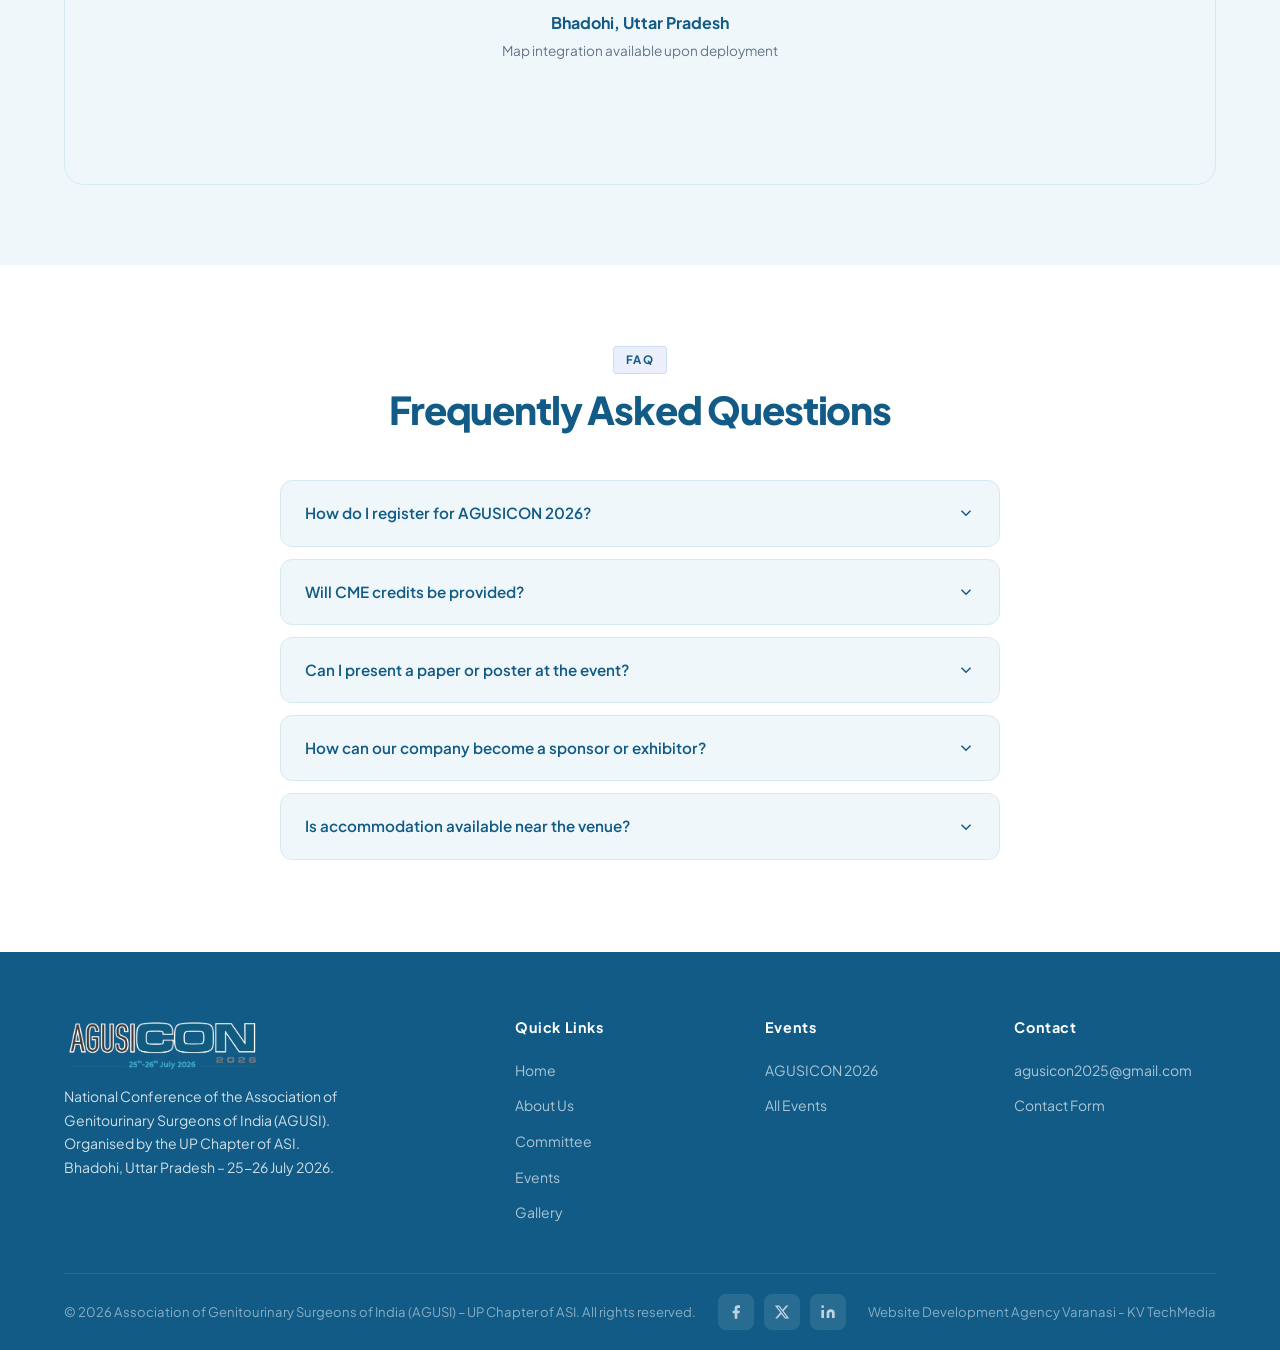
<file: pages/contact.html>
﻿<!doctype html>
<html lang="en">
  <head>
    <meta charset="UTF-8" />
    <meta name="viewport" content="width=device-width, initial-scale=1.0" />
    <title>Contact – AGUSICON 2026 | AGUSI</title>
    <meta
      name="description"
      content="Get in touch with the AGUSICON 2026 Secretariat for event enquiries, stall booking, and sponsorship information."
    />
    <link rel="preconnect" href="https://fonts.googleapis.com" />
    <link rel="preconnect" href="https://fonts.gstatic.com" crossorigin />
    <link
      href="https://fonts.googleapis.com/css2?family=Plus+Jakarta+Sans:ital,wght@0,300;0,400;0,500;0,600;0,700;0,800;1,400&display=swap"
      rel="stylesheet"
    />
    <link rel="stylesheet" href="../css/style.css" />
  </head>
  <body>
    <!-- NAVBAR -->
    <nav id="navbar">
      <div class="container">
        <div class="nav-inner">
          <a href="../index.html" class="nav-logo">
            <div class="">
              <img
                class="nav-img"
                src="../images/logo.png"
              />
            </div>
          </a>
          <ul class="nav-menu">
            <li><a href="../index.html">Home</a></li>
            <li><a href="about.html">About</a></li>
            <li><a href="committee.html">Committee</a></li>
            <li class="has-dropdown">
              <a href="events.html">
                Events
                <svg
                  class="dropdown-arrow"
                  width="13"
                  height="13"
                  viewBox="0 0 24 24"
                  fill="none"
                  stroke="currentColor"
                  stroke-width="2.5"
                >
                  <polyline points="6 9 12 15 18 9" />
                </svg>
              </a>
              <div class="nav-dropdown">
                <span class="dropdown-section-label">Upcoming</span>
                <a
                  href="events/agusicon-2026-bhadohi.html"
                  class="dropdown-item"
                >
                  <div class="di-year upcoming">2026</div>
                  <div>
                    <div class="di-title">AGUSICON 2026</div>
                    <div class="di-sub">Bhadohi &middot; 25-26 July 2026</div>
                  </div>
                </a>
              </div>
            </li>
            <li><a href="gallery.html">Gallery</a></li>
            <li><a href="contact.html" class="active">Contact</a></li>
          </ul>
          <div class="nav-cta">
            <a
              href="events/agusicon-2026-bhadohi.html"
              class="btn btn-primary"
              >Register Now</a
            >
          </div>
          <button class="nav-toggle" aria-label="Open menu">
            <span></span><span></span><span></span>
          </button>
        </div>
      </div>
    </nav>

    <nav class="nav-mobile">
      <button class="nav-mobile-close">&times;</button>
      <a href="../index.html">Home</a>
      <a href="about.html">About</a>
      <a href="committee.html">Committee</a>
      <button class="nav-events-toggle" id="mobileEventsToggle">
        Events
        <svg
          width="18"
          height="18"
          viewBox="0 0 24 24"
          fill="none"
          stroke="currentColor"
          stroke-width="2"
        >
          <polyline points="6 9 12 15 18 9" />
        </svg>
      </button>
      <div class="nav-mobile-submenu" id="mobileEventsMenu">
        <a href="events.html">All Events</a>
        <a href="events/agusicon-2026-bhadohi.html"
          >AGUSICON 2026 – Bhadohi, 25-26 Jul 2026</a
        >
      </div>
      <a href="gallery.html">Gallery</a>
      <a href="contact.html">Contact</a>
      <a
        href="events/agusicon-2026-bhadohi.html"
        style="color: #30AEC3; margin-top: 12px; font-size: 1rem"
        >Register for AGUSICON 2026 →</a
      >
    </nav>

    <!-- PAGE HERO -->
    <div class="page-hero">
      <div class="container">
        <div class="breadcrumb">
          <a href="../index.html">Home</a>
          <span>/</span>
          <span style="color: rgba(255, 255, 255, 0.9)">Contact</span>
        </div>
        <h1>Contact Us</h1>
        <p>
          We'd love to hear from you. Reach out for enquiries, registration, or
          collaboration.
        </p>
      </div>
    </div>

    <!-- CONTACT -->
    <section class="contact-section">
      <div class="container">
        <div class="contact-grid">
          <!-- Info panel -->
          <div class="contact-info fade-up">
            <div class="section-badge">Get In Touch</div>
            <h2>How Can We Help You?</h2>
            <p>
              Whether you have questions about our upcoming events, wish to
              enquire about sponsorship opportunities, or want to join our
              faculty, we're here to help.
            </p>

            <div class="contact-details">
              <div class="contact-detail-item">
                <div class="icon">📧</div>
                <div>
                  <h4>Email</h4>
                  <p>
                    <a
                      href="mailto:agusicon2025@gmail.com"
                      style="color: var(--secondary)"
                      >agusicon2025@gmail.com</a
                    >
                  </p>
                </div>
              </div>

              <div class="contact-detail-item">
                <div class="icon">📱</div>
                <div>
                  <h4>Phone</h4>
                  <p><a href="tel:+917838768692">+91 7838768692</a></p>
                </div>
              </div>

              <div class="contact-detail-item">
                <div class="icon">📍</div>
                <div>
                  <h4>Mailing Address</h4>
                  <p>
                    AGUSICON 2026 Secretariat<br />
                    Blessing Garden, Bypass Road, Ramraipur<br />
                    Bhadohi – 221401, Uttar Pradesh
                  </p>
                </div>
              </div>

              <div class="contact-detail-item">
                <div class="icon">⏰</div>
                <div>
                  <h4>Response Time</h4>
                  <p>We typically respond within 24–48 business hours.</p>
                </div>
              </div>
            </div>

            <!-- Quick links box -->
            <div
              style="
                background: var(--bg-light);
                border-radius: 14px;
                padding: 24px;
                margin-top: 36px;
                border: 1px solid var(--border);
              "
            >
              <h4
                style="
                  font-size: 0.95rem;
                  font-weight: 700;
                  color: var(--primary);
                  margin-bottom: 14px;
                "
              >
                Quick Links
              </h4>
              <div style="display: flex; flex-direction: column; gap: 10px">
                <a
                  href="events/agusicon-2026-bhadohi.html"
                  class="btn btn-primary"
                  style="justify-content: center"
                >
                  Register for AGUSICON 2026
                </a>
                <a
                  href="events.html"
                  class="btn btn-outline-primary"
                  style="justify-content: center"
                >
                  View All Events
                </a>
              </div>
            </div>
          </div>

          <!-- Form -->
          <div class="contact-form-wrap fade-up">
            <h3
              style="
                font-size: 1.2rem;
                font-weight: 800;
                color: var(--primary);
                margin-bottom: 6px;
              "
            >
              Send Us a Message
            </h3>
            <p
              style="
                font-size: 0.85rem;
                color: var(--text-muted);
                margin-bottom: 28px;
              "
            >
              Fill in the form below and our team will get back to you shortly.
            </p>

            <form id="contactForm" action="contact-handler.php" method="POST">
              <div class="form-row">
                <div class="form-group">
                  <label>First Name *</label>
                  <input
                    type="text"
                    name="first_name"
                    placeholder="Your first name"
                    required
                  />
                </div>
                <div class="form-group">
                  <label>Last Name *</label>
                  <input
                    type="text"
                    name="last_name"
                    placeholder="Your last name"
                    required
                  />
                </div>
              </div>

              <div class="form-group">
                <label>Email Address *</label>
                <input
                  type="email"
                  name="email"
                  placeholder="your@email.com"
                  required
                />
              </div>

              <div class="form-group">
                <label>Phone Number</label>
                <input type="tel" name="phone" placeholder="+91 98765 43210" />
              </div>

              <div class="form-group">
                <label>Subject *</label>
                <select name="subject" required>
                  <option value="">Select a subject</option>
                  <option value="Event Registration Enquiry">
                    Event Registration Enquiry
                  </option>
                  <option value="Sponsorship & Exhibition">
                    Sponsorship &amp; Exhibition
                  </option>
                  <option value="Faculty / Speaker Enquiry">
                    Faculty / Speaker Enquiry
                  </option>
                  <option value="Abstract Submission">
                    Abstract Submission
                  </option>
                  <option value="General Enquiry">General Enquiry</option>
                  <option value="Media & Press">Media &amp; Press</option>
                </select>
              </div>

              <div class="form-group">
                <label>Your Message *</label>
                <textarea
                  placeholder="Tell us how we can help you..."
                  required
                  rows="5"
                  name="message"
                ></textarea>
              </div>

              <button
                type="submit"
                class="btn btn-primary"
                style="width: 100%; justify-content: center; padding: 14px"
              >
                Send Message
              </button>

              <div id="errorMsg" class="error-msg"></div>
              <div id="successMsg" class="success-msg">
                ✅ Message sent successfully! We'll get back to you within 24–48
                hours.
              </div>
            </form>
          </div>
        </div>
      </div>
    </section>

    <!-- MAP PLACEHOLDER -->
    <section style="background: var(--bg-light); padding: 0 0 80px">
      <div class="container">
        <div
          class="venue-map"
          style="
            height: 360px;
            border-radius: 20px;
            flex-direction: column;
            gap: 14px;
            font-size: 1rem;
          "
        >
          <svg
            width="48"
            height="48"
            fill="none"
            stroke="#1E3A8A"
            stroke-width="1.5"
            viewBox="0 0 24 24"
          >
            <path d="M21 10c0 7-9 13-9 13s-9-6-9-13a9 9 0 0118 0z" />
            <circle cx="12" cy="10" r="3" />
          </svg>
          <div style="text-align: center">
            <div
              style="
                font-weight: 700;
                color: var(--primary);
                margin-bottom: 4px;
              "
            >
              Bhadohi, Uttar Pradesh
            </div>
            <div style="font-size: 0.85rem; color: var(--text-muted)">
              Map integration available upon deployment
            </div>
          </div>
        </div>
      </div>
    </section>

    <!-- FAQ -->
    <section style="background: var(--white); padding: 80px 0">
      <div class="container">
        <div class="text-center fade-up" style="margin-bottom: 48px">
          <div class="section-badge">FAQ</div>
          <h2 class="section-title">Frequently Asked Questions</h2>
        </div>

        <div style="max-width: 720px; margin: 0 auto" class="stagger">
          <details
            style="
              background: var(--bg-light);
              border-radius: 12px;
              padding: 20px 24px;
              margin-bottom: 12px;
              border: 1px solid var(--border);
              cursor: pointer;
            "
          >
            <summary
              style="
                font-weight: 600;
                color: var(--primary);
                font-size: 0.95rem;
                list-style: none;
                display: flex;
                justify-content: space-between;
                align-items: center;
              "
            >
              How do I register for AGUSICON 2026?
              <svg
                width="18"
                height="18"
                fill="none"
                stroke="currentColor"
                stroke-width="2"
                viewBox="0 0 24 24"
              >
                <polyline points="6 9 12 15 18 9" />
              </svg>
            </summary>
            <p
              style="
                color: var(--text-muted);
                font-size: 0.875rem;
                margin-top: 14px;
                line-height: 1.7;
              "
            >
              You can register by visiting the
              <a
                href="events/agusicon-2026-bhadohi.html"
                style="color: var(--secondary)"
                >AGUSICON 2026 event page</a
              >
              and filling out the registration form. You can also contact us
              directly via email or phone.
            </p>
          </details>

          <details
            style="
              background: var(--bg-light);
              border-radius: 12px;
              padding: 20px 24px;
              margin-bottom: 12px;
              border: 1px solid var(--border);
              cursor: pointer;
            "
          >
            <summary
              style="
                font-weight: 600;
                color: var(--primary);
                font-size: 0.95rem;
                list-style: none;
                display: flex;
                justify-content: space-between;
                align-items: center;
              "
            >
              Will CME credits be provided?
              <svg
                width="18"
                height="18"
                fill="none"
                stroke="currentColor"
                stroke-width="2"
                viewBox="0 0 24 24"
              >
                <polyline points="6 9 12 15 18 9" />
              </svg>
            </summary>
            <p
              style="
                color: var(--text-muted);
                font-size: 0.875rem;
                margin-top: 14px;
                line-height: 1.7;
              "
            >
              Yes, CME credits recognised by the Medical Council of India will
              be awarded to all delegates who attend and complete the programme.
            </p>
          </details>

          <details
            style="
              background: var(--bg-light);
              border-radius: 12px;
              padding: 20px 24px;
              margin-bottom: 12px;
              border: 1px solid var(--border);
              cursor: pointer;
            "
          >
            <summary
              style="
                font-weight: 600;
                color: var(--primary);
                font-size: 0.95rem;
                list-style: none;
                display: flex;
                justify-content: space-between;
                align-items: center;
              "
            >
              Can I present a paper or poster at the event?
              <svg
                width="18"
                height="18"
                fill="none"
                stroke="currentColor"
                stroke-width="2"
                viewBox="0 0 24 24"
              >
                <polyline points="6 9 12 15 18 9" />
              </svg>
            </summary>
            <p
              style="
                color: var(--text-muted);
                font-size: 0.875rem;
                margin-top: 14px;
                line-height: 1.7;
              "
            >
              Yes, we welcome abstract submissions for free paper and poster
              presentations. Please contact us with your abstract and we will
              review it for inclusion in the scientific programme.
            </p>
          </details>

          <details
            style="
              background: var(--bg-light);
              border-radius: 12px;
              padding: 20px 24px;
              margin-bottom: 12px;
              border: 1px solid var(--border);
              cursor: pointer;
            "
          >
            <summary
              style="
                font-weight: 600;
                color: var(--primary);
                font-size: 0.95rem;
                list-style: none;
                display: flex;
                justify-content: space-between;
                align-items: center;
              "
            >
              How can our company become a sponsor or exhibitor?
              <svg
                width="18"
                height="18"
                fill="none"
                stroke="currentColor"
                stroke-width="2"
                viewBox="0 0 24 24"
              >
                <polyline points="6 9 12 15 18 9" />
              </svg>
            </summary>
            <p
              style="
                color: var(--text-muted);
                font-size: 0.875rem;
                margin-top: 14px;
                line-height: 1.7;
              "
            >
              We offer multiple sponsorship tiers and exhibition opportunities.
              Please send your enquiry to
              <a
                href="mailto:agusicon2025@gmail.com"
                style="color: var(--secondary)"
                >agusicon2025@gmail.com</a
              >
              and our team will share the prospectus.
            </p>
          </details>

          <details
            style="
              background: var(--bg-light);
              border-radius: 12px;
              padding: 20px 24px;
              margin-bottom: 12px;
              border: 1px solid var(--border);
              cursor: pointer;
            "
          >
            <summary
              style="
                font-weight: 600;
                color: var(--primary);
                font-size: 0.95rem;
                list-style: none;
                display: flex;
                justify-content: space-between;
                align-items: center;
              "
            >
              Is accommodation available near the venue?
              <svg
                width="18"
                height="18"
                fill="none"
                stroke="currentColor"
                stroke-width="2"
                viewBox="0 0 24 24"
              >
                <polyline points="6 9 12 15 18 9" />
              </svg>
            </summary>
            <p
              style="
                color: var(--text-muted);
                font-size: 0.875rem;
                margin-top: 14px;
                line-height: 1.7;
              "
            >
              The event venue (Blessing Garden, Bhadohi) offers
              accommodation options nearby. We have negotiated preferential room rates for
              delegates. Please mention "AGUSICON 2026" when booking.
            </p>
          </details>
        </div>
      </div>
    </section>

    <!-- FOOTER -->
    <footer>
      <div class="container">
        <div class="footer-grid">
          <div class="footer-brand">
            <div style="display: flex; align-items: center; gap: 10px">
              <a href="../index.html" class="nav-logo">
                <div class="">
                  <img
                    class="nav-img"
                    src="../images/logo.png"
                  />
                </div>
              </a>
            </div>
            <p style="margin-top: 14px">
              National Conference of the Association of Genitourinary Surgeons of India (AGUSI). Organised by the UP Chapter of ASI. Bhadohi, Uttar Pradesh – 25-26 July 2026.
            </p>
          </div>
          <div class="footer-col">
            <h4>Quick Links</h4>
            <ul>
              <li><a href="../index.html">Home</a></li>
              <li><a href="about.html">About Us</a></li>
              <li><a href="committee.html">Committee</a></li>
              <li><a href="events.html">Events</a></li>
              <li><a href="gallery.html">Gallery</a></li>
            </ul>
          </div>
          <div class="footer-col">
            <h4>Events</h4>
            <ul>
              <li>
                <a href="events/agusicon-2026-bhadohi.html"
                  >AGUSICON 2026</a>
              </li>
              <li><a href="events.html">All Events</a></li>
            </ul>
          </div>
          <div class="footer-col">
            <h4>Contact</h4>
            <ul>
              <li>
                <a href="mailto:agusicon2025@gmail.com"
                  >agusicon2025@gmail.com</a
                >
              </li>
              <li><a href="contact.html">Contact Form</a></li>
            </ul>
          </div>
        </div>
        <div class="footer-bottom">
          <p>
            &copy; 2026 Association of Genitourinary Surgeons of India (AGUSI) – UP Chapter of ASI. All rights reserved.
          </p>
          <div class="social-links">
            <a href="#" class="social-link"
              ><svg
                width="16"
                height="16"
                fill="currentColor"
                viewBox="0 0 24 24"
              >
                <path
                  d="M18 2h-3a5 5 0 00-5 5v3H7v4h3v8h4v-8h3l1-4h-4V7a1 1 0 011-1h3z"
                /></svg
            ></a>
            <a href="#" class="social-link"
              ><svg
                width="16"
                height="16"
                fill="currentColor"
                viewBox="0 0 24 24"
              >
                <path
                  d="M18.244 2.25h3.308l-7.227 8.26 8.502 11.24H16.17l-5.214-6.817L4.99 21.75H1.68l7.73-8.835L1.254 2.25H8.08l4.713 6.231zm-1.161 17.52h1.833L7.084 4.126H5.117z"
                /></svg
            ></a>
            <a href="#" class="social-link"
              ><svg
                width="16"
                height="16"
                fill="currentColor"
                viewBox="0 0 24 24"
              >
                <path
                  d="M16 8a6 6 0 016 6v7h-4v-7a2 2 0 00-2-2 2 2 0 00-2 2v7h-4v-7a6 6 0 016-6zM2 9h4v12H2z"
                />
                <circle cx="4" cy="4" r="2" /></svg
            ></a>
          </div>
          <p>
            Website Development Agency Varanasi -
            <a href="https://kvtmedia.com" target="_blank"> KV TechMedia </a>
          </p>
        </div>
      </div>
    </footer>

    <script src="https://www.google.com/recaptcha/api.js?render=6LfrGiAtAAAAAB2jKYiWo5r5_dTEipv9tN6XfAWy"></script>
    <script>
      window.RECAPTCHA_SITE_KEY = "6LfrGiAtAAAAAB2jKYiWo5r5_dTEipv9tN6XfAWy";
    </script>
    <script src="../js/main.js"></script>
  </body>
</html>
</file>
<file: css/style.css>
/* ============================================================
   Ortho Edge – Main Stylesheet
   ============================================================ */

/* ---------- Google Font Import ---------- */
@import url("https://fonts.googleapis.com/css2?family=Plus+Jakarta+Sans:ital,wght@0,300;0,400;0,500;0,600;0,700;0,800;1,400&display=swap");

/* ---------- CSS Custom Properties ---------- */
:root {
  --primary: #115B86;
  --secondary: #30AEC3;
  --accent: #0e8a9e;
  --bg-light: #f0f7fa;
  --text: #111827;
  --text-muted: #64748b;
  --white: #ffffff;
  --border: #d6eaf2;
  --shadow-sm: 0 1px 3px rgba(17, 91, 134, 0.07), 0 1px 2px rgba(17, 91, 134, 0.04);
  --shadow-md: 0 4px 16px rgba(17, 91, 134, 0.11), 0 2px 6px rgba(17, 91, 134, 0.06);
  --shadow-lg: 0 8px 32px rgba(17, 91, 134, 0.16), 0 4px 12px rgba(17, 91, 134, 0.08);
  --radius: 10px;
  --transition: all 0.25s cubic-bezier(0.16, 1, 0.3, 1);
  --max-width: 1200px;
  --theme2026: rgba(48, 174, 195, 0.35);
  --theme2026bg: #30AEC3;
}

/* ---------- Reset / Base ---------- */
*,
*::before,
*::after {
  box-sizing: border-box;
  margin: 0;
  padding: 0;
}

html {
  scroll-behavior: smooth;
}

body {
  font-family: "Plus Jakarta Sans", sans-serif;
  color: var(--text);
  background: var(--white);
  line-height: 1.6;
  font-size: 16px;
}

h1,
h2,
h3,
h4,
h5 {
  font-family: "Plus Jakarta Sans", sans-serif;
  letter-spacing: -0.025em;
}

img {
  max-width: 100%;
  height: auto;
  display: block;
}

a {
  text-decoration: none;
  color: inherit;
}

ul {
  list-style: none;
}

.container {
  max-width: var(--max-width);
  margin: 0 auto;
  padding: 0 24px;
}

section {
  padding: 80px 0;
}

/* ---------- Typography helpers ---------- */
.section-badge {
  display: inline-block;
  background: rgba(37, 99, 235, 0.08);
  color: var(--secondary);
  font-size: 0.72rem;
  font-weight: 700;
  letter-spacing: 0.1em;
  text-transform: uppercase;
  padding: 4px 12px;
  border-radius: 4px;
  margin-bottom: 14px;
}

.section-title {
  font-size: clamp(1.7rem, 3vw, 2.6rem);
  font-weight: 800;
  color: var(--primary);
  line-height: 1.15;
  margin-bottom: 16px;
  letter-spacing: -0.03em;
}

.section-subtitle {
  font-size: 1.05rem;
  color: var(--text-muted);
  max-width: 620px;
}

/* ---------- Buttons ---------- */
.btn {
  display: inline-flex;
  align-items: center;
  gap: 8px;
  padding: 12px 28px;
  border-radius: 8px;
  font-weight: 600;
  font-size: 0.95rem;
  cursor: pointer;
  border: 2px solid transparent;
  transition: var(--transition);
}

.btn-primary {
  background: var(--secondary);
  color: var(--white);
  border-color: var(--secondary);
}
.btn-primary:hover {
  background: #0d4a6e;
  border-color: #0d4a6e;
  transform: translateY(-2px);
  box-shadow: 0 6px 20px rgba(17, 91, 134, 0.35);
  color: var(--white);
}

.btn-Theme2026 {
  background: var(--theme2026bg);
  color: var(--white);
}
.btn-Theme2026:hover {
  background: #2596a8;
  border-color: #2596a8;
  transform: translateY(-2px);
  box-shadow: 0 6px 20px rgba(48, 174, 195, 0.40);
  color: var(--white);
}

.btn-outline {
  background: transparent;
  color: var(--white);
  border-color: rgba(255, 255, 255, 0.7);
}
.btn-outline:hover {
  background: var(--white);
  color: var(--primary);
  border-color: var(--white);
  transform: translateY(-2px);
}

.btn-outline-primary {
  background: transparent;
  color: var(--primary);
  border-color: var(--primary);
}
.btn-outline-primary:hover {
  background: var(--primary);
  color: var(--white);
  transform: translateY(-2px);
}

.btn-accent {
  background: var(--accent);
  color: var(--white);
  border-color: var(--accent);
}
.btn-accent:hover {
  background: #0e7a8a;
  border-color: #0e7a8a;
  transform: translateY(-2px);
  box-shadow: 0 6px 20px rgba(14, 138, 158, 0.35);
  color: var(--white);
}

.btn-coming {
  position: relative;
  opacity: 0.7;
  cursor: not-allowed;
  pointer-events: none;
  /* disables click */
}

.btn-coming::after {
  content: "Coming Soon";
  position: absolute;
  top: -12px;
  right: -13px;

  background: #ff4757;
  color: #fff;
  font-size: 10px;
  padding: 3px 6px;
  border-radius: 4px;
  font-weight: 600;
}

/* ---------- Cards ---------- */
.card-hover {
  transition: var(--transition);
  border-radius: var(--radius);
}
.card-hover:hover {
  transform: translateY(-5px);
  box-shadow: var(--shadow-lg) !important;
}

/* ============================================================
   NAVBAR
   ============================================================ */
#navbar {
  position: fixed;
  top: 0;
  left: 0;
  right: 0;
  z-index: 1000;
  background: transparent;
  transition:
    background 0.35s ease,
    box-shadow 0.35s ease,
    padding 0.35s ease;
  padding: 18px 0;
}

#navbar.scrolled {
  background: var(--white);
  box-shadow: 0 2px 20px rgba(0, 0, 0, 0.1);
  padding: 10px 0;
}

.nav-inner {
  display: flex;
  align-items: center;
  justify-content: space-between;
}

.nav-logo {
  display: flex;
  align-items: center;
  gap: 10px;
}

.nav-logo .logo-icon {
  width: max-content;
  height: 80px;
  padding: 10px;
  background: var(--secondary);
  border-radius: 8px;
  display: flex;
  align-items: center;
  justify-content: center;
  flex-shrink: 0;
}

.nav-img {
  width: auto;
  height: 55px;
}

.nav-logo .logo-icon svg {
  fill: var(--white);
}

.nav-logo .logo-text {
  line-height: 1.15;
}
.nav-logo .logo-text span:first-child {
  display: block;
  font-weight: 800;
  font-size: 1.15rem;
  color: var(--white);
  transition: color 0.35s;
}
.nav-logo .logo-text span:last-child {
  display: block;
  font-size: 0.7rem;
  color: rgba(255, 255, 255, 0.75);
  letter-spacing: 0.04em;
  transition: color 0.35s;
}

#navbar.scrolled .nav-logo .logo-text span:first-child {
  color: var(--primary);
}
#navbar.scrolled .nav-logo .logo-text span:last-child {
  color: var(--text-muted);
}

#navbar.scrolled .nav-img {
  content: url("../images/logo.png");
}

.nav-menu {
  display: flex;
  align-items: center;
  gap: 4px;
}

.nav-menu a {
  padding: 7px 14px;
  border-radius: 6px;
  font-size: 0.9rem;
  font-weight: 500;
  color: rgba(255, 255, 255, 0.9);
  transition: var(--transition);
}
.nav-menu a:hover,
.nav-menu a.active {
  color: var(--white);
  background: rgba(255, 255, 255, 0.15);
}

#navbar.scrolled .nav-menu a {
  color: var(--text);
}
#navbar.scrolled .nav-menu a:hover,
#navbar.scrolled .nav-menu a.active {
  color: var(--primary);
  background: var(--bg-light);
}

.nav-cta .btn {
  padding: 9px 22px;
  font-size: 0.875rem;
}

/* Hamburger */
.nav-toggle {
  display: none;
  flex-direction: column;
  gap: 5px;
  cursor: pointer;
  padding: 4px;
}
.nav-toggle span {
  display: block;
  width: 24px;
  height: 2px;
  background: var(--white);
  border-radius: 2px;
  transition: var(--transition);
}
#navbar.scrolled .nav-toggle span {
  background: var(--text);
}

.nav-toggle.open span:nth-child(1) {
  transform: translateY(7px) rotate(45deg);
}
.nav-toggle.open span:nth-child(2) {
  opacity: 0;
}
.nav-toggle.open span:nth-child(3) {
  transform: translateY(-7px) rotate(-45deg);
}

/* Mobile menu */
.nav-mobile {
  display: none;
  flex-direction: column;
  position: fixed;
  top: 0;
  left: 0;
  right: 0;
  bottom: 0;
  background: var(--primary);
  z-index: 999;
  padding: 100px 32px 40px;
  gap: 8px;
  transform: translateX(100%);
  transition: transform 0.35s cubic-bezier(0.4, 0, 0.2, 1);
}
.nav-mobile.open {
  display: flex;
  transform: translateX(0);
}
.nav-mobile a {
  color: var(--white);
  font-size: 1.4rem;
  font-weight: 600;
  padding: 12px 0;
  border-bottom: 1px solid rgba(255, 255, 255, 0.1);
  transition: var(--transition);
}
.nav-mobile a:hover {
  color: var(--secondary);
  padding-left: 8px;
}
.nav-mobile-close {
  position: absolute;
  top: 20px;
  right: 24px;
  background: none;
  border: none;
  color: var(--white);
  font-size: 2rem;
  cursor: pointer;
  line-height: 1;
}

/* ============================================================
   HERO SECTION
   ============================================================ */
.hero {
  min-height: 100dvh;
  background: linear-gradient(
    150deg,
    #0a3a56 0%,
    var(--primary) 50%,
    #1a6e8c 100%
  );
  display: flex;
  align-items: center;
  position: relative;
  overflow: hidden;
  padding: 120px 0 80px;
}

.hero::before {
  content: "";
  position: absolute;
  width: 600px;
  height: 600px;
  border-radius: 50%;
  background: rgba(59, 130, 246, 0.1);
  top: -200px;
  right: -100px;
  animation: floatBlob 8s ease-in-out infinite;
}
.hero::after {
  content: "";
  position: absolute;
  width: 400px;
  height: 400px;
  border-radius: 50%;
  background: rgba(48, 174, 195, 0.08);
  bottom: -150px;
  left: -80px;
  animation: floatBlob 10s ease-in-out infinite reverse;
}

@keyframes floatBlob {
  0%,
  100% {
    transform: translate(0, 0) scale(1);
  }
  33% {
    transform: translate(20px, -30px) scale(1.05);
  }
  66% {
    transform: translate(-10px, 20px) scale(0.95);
  }
}

.hero-grid {
  display: grid;
  grid-template-columns: 1fr 1fr;
  align-items: center;
  gap: 60px;
}

.hero-badge {
  display: inline-flex;
  align-items: center;
  gap: 8px;
  background: rgba(255, 255, 255, 0.1);
  backdrop-filter: blur(10px);
  border: 1px solid rgba(255, 255, 255, 0.2);
  border-radius: 30px;
  padding: 6px 16px 6px 8px;
  font-size: 0.82rem;
  font-weight: 600;
  color: rgba(255, 255, 255, 0.9);
  margin-bottom: 24px;
}
.hero-badge .dot {
  width: 8px;
  height: 8px;
  background: #34d399;
  border-radius: 50%;
  animation: pulse-dot 2s ease-in-out infinite;
}
@keyframes pulse-dot {
  0%,
  100% {
    opacity: 1;
    transform: scale(1);
  }
  50% {
    opacity: 0.6;
    transform: scale(1.3);
  }
}

.hero h1 {
  font-size: clamp(2rem, 4.5vw, 3.4rem);
  font-weight: 800;
  color: var(--white);
  line-height: 1.15;
  margin-bottom: 20px;
}
.hero h1 .highlight {
  color: #93c5fd;
}
.hero p {
  font-size: 1.1rem;
  color: rgba(255, 255, 255, 0.8);
  margin-bottom: 36px;
  line-height: 1.7;
}

.hero-btns {
  display: flex;
  gap: 14px;
  flex-wrap: wrap;
}

.hero-stats {
  display: flex;
  gap: 32px;
  margin-top: 52px;
  flex-wrap: wrap;
}

.stat-item .num {
  display: block;
  font-size: 2.2rem;
  font-weight: 800;
  color: var(--white);
  line-height: 1;
  font-variant-numeric: tabular-nums;
}
.stat-item .lbl {
  font-size: 0.8rem;
  color: rgba(255, 255, 255, 0.65);
  letter-spacing: 0.04em;
  margin-top: 4px;
  display: block;
}

/* Hero visual panel */
.hero-visual {
  position: relative;
  z-index: 1;
}
.hero-img-wrap {
  border-radius: 20px;
  overflow: hidden;
  box-shadow: 0 30px 80px rgba(0, 0, 0, 0.3);
  aspect-ratio: 3/4;
  position: relative;
}
.hero-img-wrap img {
  width: 100%;
  height: 100%;
  object-fit: cover;
}
.hero-img-wrap::after {
  content: "";
  position: absolute;
  inset: 0;
  background: linear-gradient(
    to bottom right,
    rgba(30, 58, 138, 0.2),
    transparent
  );
}

.hero-card {
  position: absolute;
  background: var(--white);
  border-radius: 14px;
  padding: 16px 20px;
  box-shadow: var(--shadow-lg);
  display: flex;
  align-items: center;
  gap: 12px;
  animation: floatCard 5s ease-in-out infinite;
}
.hero-card.card-1 {
  bottom: -24px;
  left: -30px;
  min-width: 200px;
}
.hero-card.card-2 {
  top: -20px;
  right: -20px;
}

@keyframes floatCard {
  0%,
  100% {
    transform: translateY(0);
  }
  50% {
    transform: translateY(-8px);
  }
}

.hero-card .icon-box {
  width: 42px;
  height: 42px;
  border-radius: 10px;
  display: flex;
  align-items: center;
  justify-content: center;
  flex-shrink: 0;
  font-size: 1.2rem;
}
.hero-card .card-label {
  font-size: 0.7rem;
  color: var(--text-muted);
}
.hero-card .card-value {
  font-size: 0.95rem;
  font-weight: 700;
  color: var(--text);
}

/* ============================================================
   ABOUT PREVIEW
   ============================================================ */
.about-preview {
  background: var(--bg-light);
}

.about-grid {
  display: grid;
  grid-template-columns: 1fr 1fr;
  align-items: center;
  gap: 64px;
}

.about-img-wrap {
  position: relative;
}
.about-img-main {
  border-radius: 20px;
  overflow: hidden;
  box-shadow: var(--shadow-lg);
  aspect-ratio: 4/3;
}
.about-img-main img {
  width: 100%;
  height: 100%;
  object-fit: cover;
}

.about-badge-float {
  position: absolute;
  bottom: -20px;
  right: -20px;
  background: var(--primary);
  color: var(--white);
  border-radius: 14px;
  padding: 18px 22px;
  text-align: center;
  box-shadow: var(--shadow-lg);
}
.about-badge-float .big {
  font-size: 2rem;
  font-weight: 800;
  display: block;
  line-height: 1;
}
.about-badge-float .sm {
  font-size: 0.72rem;
  opacity: 0.8;
  margin-top: 4px;
  display: block;
}

.about-points {
  margin-top: 28px;
  display: flex;
  flex-direction: column;
  gap: 14px;
}
.about-point {
  display: flex;
  align-items: flex-start;
  gap: 14px;
  background: var(--white);
  border-radius: var(--radius);
  padding: 16px 20px;
  box-shadow: var(--shadow-sm);
  transition: var(--transition);
}
.about-point:hover {
  box-shadow: var(--shadow-md);
  transform: translateY(-2px);
}
.about-point .point-icon {
  width: 36px;
  height: 36px;
  background: var(--bg-light);
  border-radius: 8px;
  display: flex;
  align-items: center;
  justify-content: center;
  flex-shrink: 0;
  font-size: 1rem;
}
.about-point h4 {
  font-size: 0.92rem;
  font-weight: 600;
  color: var(--primary);
}
.about-point p {
  font-size: 0.82rem;
  color: var(--text-muted);
  margin-top: 2px;
}

/* ============================================================
   ACTIVITIES SECTION
   ============================================================ */
.activities {
  background: var(--white);
}

.activities-grid {
  display: grid;
  grid-template-columns: repeat(2, 1fr);
  gap: 28px;
  margin-top: 48px;
}

.activity-card {
  background: var(--bg-light);
  border-radius: 16px;
  padding: 36px 32px;
  text-align: left;
  border: 1px solid var(--border);
  position: relative;
  overflow: hidden;
  cursor: default;
  transition: var(--transition);
}
.activity-card::before {
  content: "";
  position: absolute;
  bottom: 0;
  left: 0;
  right: 0;
  height: 3px;
  background: linear-gradient(90deg, var(--primary), var(--secondary));
  transform: scaleX(0);
  transition: transform 0.35s ease;
}
.activity-card:hover {
  transform: translateY(-5px);
  box-shadow: var(--shadow-lg);
  background: var(--white);
}
.activity-card:hover::before {
  transform: scaleX(1);
}

.activity-icon {
  width: 56px;
  height: 56px;
  border-radius: 12px;
  margin: 0 0 20px;
  display: flex;
  align-items: center;
  justify-content: center;
  font-size: 1.8rem;
  transition: var(--transition);
}
.activity-card:hover .activity-icon {
  transform: scale(1.1) rotate(-5deg);
}

.activity-card h3 {
  font-size: 1rem;
  font-weight: 700;
  color: var(--primary);
  margin-bottom: 10px;
}
.activity-card p {
  font-size: 0.875rem;
  color: var(--text-muted);
  line-height: 1.6;
}

/* ============================================================
   UPCOMING EVENT BANNER
   ============================================================ */
.upcoming-event {
  background: linear-gradient(135deg, var(--primary) 0%, #1a7a9c 100%);
  padding: 80px 0;
  position: relative;
  overflow: hidden;
}
.upcoming-event::before {
  content: "";
  position: absolute;
  width: 500px;
  height: 500px;
  border-radius: 50%;
  background: rgba(255, 255, 255, 0.04);
  top: -200px;
  right: -100px;
}

.upcoming-inner {
  display: grid;
  grid-template-columns: 1fr auto;
  align-items: center;
  gap: 40px;
}

.event-tag {
  display: inline-flex;
  align-items: center;
  gap: 8px;
  background: rgba(52, 211, 153, 0.15);
  border: 1px solid rgba(52, 211, 153, 0.3);
  color: #34d399;
  font-size: 0.78rem;
  font-weight: 700;
  letter-spacing: 0.08em;
  text-transform: uppercase;
  padding: 5px 14px;
  border-radius: 30px;
  margin-bottom: 16px;
}
.event-tag .pulse {
  width: 8px;
  height: 8px;
  background: #34d399;
  border-radius: 50%;
  animation: pulse-dot 2s ease-in-out infinite;
}

.upcoming-inner h2 {
  font-size: clamp(1.6rem, 3vw, 2.4rem);
  font-weight: 800;
  color: var(--white);
  margin-bottom: 14px;
}

.event-meta {
  display: flex;
  gap: 28px;
  flex-wrap: wrap;
  margin-bottom: 24px;
}
.event-meta-item {
  display: flex;
  align-items: center;
  gap: 8px;
  color: rgba(255, 255, 255, 0.8);
  font-size: 0.9rem;
}
.event-meta-item svg {
  color: var(--secondary);
  flex-shrink: 0;
}

.countdown {
  display: flex;
  gap: 16px;
  margin-top: 8px;
}
.countdown-box {
  background: rgba(255, 255, 255, 0.1);
  backdrop-filter: blur(10px);
  border: 1px solid rgba(255, 255, 255, 0.15);
  border-radius: 10px;
  padding: 14px 18px;
  text-align: center;
  min-width: 72px;
}
.countdown-box .num {
  display: block;
  font-size: 1.8rem;
  font-weight: 800;
  color: var(--white);
  line-height: 1;
  font-variant-numeric: tabular-nums;
}
.countdown-box .lbl {
  display: block;
  font-size: 0.65rem;
  color: rgba(255, 255, 255, 0.6);
  text-transform: uppercase;
  letter-spacing: 0.06em;
  margin-top: 5px;
}

.upcoming-actions {
  display: flex;
  flex-direction: column;
  gap: 14px;
  align-items: flex-end;
  z-index: 99;
}

/* ============================================================
   PAST EVENTS
   ============================================================ */
.past-events {
  background: var(--bg-light);
}

.events-grid {
  display: grid;
  grid-template-columns: repeat(auto-fill, minmax(300px, 1fr));
  gap: 28px;
  margin-top: 48px;
}

.event-card {
  background: var(--white);
  border-radius: 16px;
  overflow: hidden;
  box-shadow: var(--shadow-sm);
  border: 1px solid var(--border);
  transition: var(--transition);
}
.event-card:hover {
  transform: translateY(-5px);
  box-shadow: var(--shadow-lg);
}

.event-card-img {
  aspect-ratio: 16/9;
  overflow: hidden;
  position: relative;
}
.event-card-img img {
  width: 100%;
  height: 100%;
  object-fit: cover;
  transition: transform 0.4s ease;
}
.event-card:hover .event-card-img img {
  transform: scale(1.06);
}

.event-card-badge {
  position: absolute;
  top: 14px;
  left: 14px;
  background: var(--primary);
  color: var(--white);
  font-size: 0.72rem;
  font-weight: 700;
  padding: 4px 12px;
  border-radius: 20px;
  letter-spacing: 0.05em;
}

.event-card-body {
  padding: 24px;
}
.event-card-body h3 {
  font-size: 1.1rem;
  font-weight: 700;
  color: var(--primary);
  margin-bottom: 10px;
}

.event-card-meta {
  display: flex;
  flex-direction: column;
  gap: 6px;
  margin-bottom: 18px;
}
.event-card-meta span {
  display: flex;
  align-items: center;
  gap: 8px;
  font-size: 0.82rem;
  color: var(--text-muted);
}

/* ============================================================
   COMMITTEE PREVIEW
   ============================================================ */
.committee-preview {
  background: var(--white);
}

.committee-grid-preview {
  display: grid;
  grid-template-columns: repeat(2, 1fr);
  gap: 28px;
  margin-top: 48px;
}

.member-card {
  background: var(--bg-light);
  border-radius: 16px;
  padding: 32px 24px;
  text-align: center;
  border: 1px solid var(--border);
  transition: var(--transition);
}
.member-card:hover {
  transform: translateY(-5px);
  box-shadow: var(--shadow-lg);
  background: var(--white);
}

.member-avatar {
  width: 96px;
  height: 96px;
  border-radius: 50%;
  overflow: hidden;
  margin: 0 auto 18px;
  border: 3px solid var(--border);
  transition: var(--transition);
}
.member-card:hover .member-avatar {
  border-color: var(--secondary);
}
.member-avatar img {
  width: 100%;
  height: 100%;
  object-fit: cover;
}

.member-card h3 {
  font-size: 0.98rem;
  font-weight: 700;
  color: var(--primary);
  margin-bottom: 6px;
}
.member-card .role {
  font-size: 0.8rem;
  color: var(--secondary);
  font-weight: 600;
  display: block;
  margin-bottom: 12px;
}
.member-card p {
  font-size: 0.8rem;
  color: var(--text-muted);
}

/* ============================================================
   PARTNERS CAROUSEL
   ============================================================ */
.partners {
  background: var(--bg-light);
  padding: 60px 0;
}

.carousel-track-wrap {
  overflow: hidden;
  width: 100%;
  position: relative;
  margin-top: 40px;
  -webkit-mask-image: linear-gradient(
    to right,
    transparent,
    black 10%,
    black 90%,
    transparent
  );
  mask-image: linear-gradient(
    to right,
    transparent,
    black 10%,
    black 90%,
    transparent
  );
}
.carousel-track-wrap:hover .carousel-track {
  animation-play-state: paused;
}

.carousel-track {
  display: flex;
  gap: 32px;
  width: max-content;
  animation: scrollLeft 28s linear infinite;
}

@keyframes scrollLeft {
  0% {
    transform: translateX(0);
  }
  100% {
    transform: translateX(-50%);
  }
}

.partner-logo {
  flex-shrink: 0;
  width: 160px;
  height: 80px;
  background: var(--white);
  border: 1px solid var(--border);
  border-radius: var(--radius);
  display: flex;
  align-items: center;
  justify-content: center;
  padding: 12px 20px;
  filter: grayscale(1);
  opacity: 0.6;
  transition: var(--transition);
}
.partner-logo:hover {
  filter: grayscale(0);
  opacity: 1;
  box-shadow: var(--shadow-md);
}
.partner-logo svg text {
  font-family: "Plus Jakarta Sans", sans-serif;
  font-weight: 700;
}

/* ============================================================
   TIMELINE
   ============================================================ */
.timeline-section {
  background: var(--white);
}

.timeline {
  position: relative;
  max-width: 720px;
  margin: 56px auto 0;
}

.timeline::before {
  content: "";
  position: absolute;
  left: 50%;
  transform: translateX(-50%);
  top: 0;
  bottom: 0;
  width: 2px;
  background: var(--border);
}

.timeline-item {
  display: grid;
  grid-template-columns: 1fr 1fr;
  gap: 40px;
  margin-bottom: 48px;
  position: relative;
}
.timeline-item:nth-child(odd) .timeline-content {
  grid-column: 1;
  text-align: right;
}
.timeline-item:nth-child(odd) .timeline-year {
  grid-column: 2;
  padding-left: 52px;
  display: flex;
  align-items: center;
}
.timeline-item:nth-child(even) .timeline-content {
  grid-column: 2;
  text-align: left;
  order: 2;
}
.timeline-item:nth-child(even) .timeline-year {
  grid-column: 1;
  padding-right: 52px;
  justify-content: flex-end;
  display: flex;
  align-items: center;
}

.timeline-dot {
  position: absolute;
  left: 50%;
  top: 50%;
  transform: translate(-50%, -50%);
  width: 20px;
  height: 20px;
  background: var(--secondary);
  border-radius: 50%;
  border: 3px solid var(--white);
  box-shadow: 0 0 0 3px var(--secondary);
  z-index: 1;
}

.timeline-year span {
  display: inline-block;
  background: var(--primary);
  color: var(--white);
  font-weight: 700;
  font-size: 0.85rem;
  padding: 5px 14px;
  border-radius: 30px;
}

.timeline-content h3 {
  font-size: 1rem;
  font-weight: 700;
  color: var(--primary);
  margin-bottom: 6px;
}
.timeline-content p {
  font-size: 0.875rem;
  color: var(--text-muted);
}

/* ============================================================
   GALLERY GRID
   ============================================================ */
.gallery-section {
  background: var(--bg-light);
}

.gallery-grid {
  display: grid;
  grid-template-columns: repeat(4, 1fr);
  gap: 16px;
  margin-top: 48px;
}

.gallery-item {
  border-radius: var(--radius);
  overflow: hidden;
  position: relative;
  cursor: pointer;
  aspect-ratio: 4/3;
}
.gallery-item img {
  width: 100%;
  height: 100%;
  object-fit: cover;
  transition: transform 0.4s ease;
}
.gallery-item:hover img {
  transform: scale(1.08);
}

.gallery-overlay {
  position: absolute;
  inset: 0;
  background: rgba(30, 58, 138, 0.5);
  display: flex;
  align-items: center;
  justify-content: center;
  opacity: 0;
  transition: opacity 0.3s ease;
}
.gallery-item:hover .gallery-overlay {
  opacity: 1;
}
.gallery-overlay span {
  color: var(--white);
  font-size: 2.5rem;
}

/* Lightbox */
#lightbox {
  display: none;
  position: fixed;
  inset: 0;
  background: rgba(0, 0, 0, 0.92);
  z-index: 9999;
  align-items: center;
  justify-content: center;
}
#lightbox.active {
  display: flex;
}
#lightbox img {
  max-width: 90vw;
  max-height: 90vh;
  border-radius: 10px;
  box-shadow: 0 40px 80px rgba(0, 0, 0, 0.5);
}
#lightbox-close {
  position: absolute;
  top: 24px;
  right: 32px;
  color: var(--white);
  font-size: 2.5rem;
  cursor: pointer;
  line-height: 1;
  background: none;
  border: none;
  transition: opacity 0.2s;
}
#lightbox-close:hover {
  opacity: 0.7;
}
#lightbox-prev,
#lightbox-next {
  position: absolute;
  top: 50%;
  transform: translateY(-50%);
  color: var(--white);
  font-size: 2rem;
  cursor: pointer;
  background: rgba(255, 255, 255, 0.1);
  border: none;
  width: 52px;
  height: 52px;
  border-radius: 50%;
  display: flex;
  align-items: center;
  justify-content: center;
  transition: background 0.2s;
}
#lightbox-prev:hover,
#lightbox-next:hover {
  background: rgba(255, 255, 255, 0.25);
}
#lightbox-prev {
  left: 24px;
}
#lightbox-next {
  right: 24px;
}

/* ============================================================
   CONTACT FORM
   ============================================================ */
.contact-section {
  background: var(--white);
}

.contact-grid {
  display: grid;
  grid-template-columns: 1fr 1.5fr;
  gap: 64px;
  align-items: start;
}

.contact-info h2 {
  font-size: 1.8rem;
  font-weight: 800;
  color: var(--primary);
  margin-bottom: 14px;
}
.contact-info p {
  color: var(--text-muted);
  margin-bottom: 36px;
}

.contact-details {
  display: flex;
  flex-direction: column;
  gap: 20px;
}
.contact-detail-item {
  display: flex;
  align-items: flex-start;
  gap: 14px;
}
.contact-detail-item .icon {
  width: 44px;
  height: 44px;
  background: var(--bg-light);
  border-radius: 10px;
  display: flex;
  align-items: center;
  justify-content: center;
  flex-shrink: 0;
  font-size: 1.1rem;
}
.contact-detail-item h4 {
  font-size: 0.85rem;
  font-weight: 600;
  color: var(--text-muted);
  margin-bottom: 3px;
}
.contact-detail-item p {
  font-size: 0.92rem;
  color: var(--text);
}

.contact-form-wrap {
  background: var(--bg-light);
  border-radius: 20px;
  padding: 40px;
  border: 1px solid var(--border);
}

.form-group {
  margin-bottom: 20px;
}
.form-group label {
  display: block;
  font-size: 0.85rem;
  font-weight: 600;
  color: var(--text);
  margin-bottom: 7px;
}
.form-group input,
.form-group select,
.form-group textarea {
  width: 100%;
  padding: 11px 16px;
  border: 1.5px solid var(--border);
  border-radius: 8px;
  font-family: "Plus Jakarta Sans", sans-serif;
  font-size: 0.92rem;
  color: var(--text);
  background: var(--white);
  outline: none;
  box-sizing: border-box;
  min-height: 46px;
  line-height: 1.5;
  transition:
    border-color 0.25s,
    box-shadow 0.25s;
}
.form-group select {
  appearance: none;
  -webkit-appearance: none;
  -moz-appearance: none;
  padding-right: 40px;
  background-image: url("data:image/svg+xml,%3Csvg xmlns='http://www.w3.org/2000/svg' width='16' height='16' viewBox='0 0 24 24' fill='none' stroke='%236b7280' stroke-width='2' stroke-linecap='round' stroke-linejoin='round'%3E%3Cpolyline points='6 9 12 15 18 9'/%3E%3C/svg%3E");
  background-repeat: no-repeat;
  background-position: right 14px center;
  cursor: pointer;
}
.form-group input:focus,
.form-group select:focus,
.form-group textarea:focus {
  border-color: var(--secondary);
  box-shadow: 0 0 0 3px rgba(59, 130, 246, 0.15);
}
.form-group textarea {
  resize: vertical;
  min-height: 120px;
}

.form-row {
  display: grid;
  grid-template-columns: 1fr 1fr;
  gap: 16px;
}

.success-msg {
  display: none;
  background: #d1fae5;
  color: #065f46;
  padding: 14px 20px;
  border-radius: 8px;
  font-size: 0.9rem;
  font-weight: 500;
  margin-top: 16px;
  align-items: center;
  gap: 8px;
}
.success-msg.show {
  display: flex;
}

.error-msg {
  display: none;
  background: #fee2e2;
  color: #991b1b;
  padding: 14px 20px;
  border-radius: 8px;
  font-size: 0.9rem;
  font-weight: 500;
  margin-top: 16px;
  border: 1px solid #fca5a5;
}
.error-msg.show {
  display: block;
}

/* ============================================================
   FOOTER
   ============================================================ */
footer {
  background: var(--primary);
  color: rgba(255, 255, 255, 0.8);
  padding: 64px 0 0;
}

.footer-grid {
  display: grid;
  grid-template-columns: 2fr 1fr 1fr 1fr;
  gap: 48px;
  padding-bottom: 48px;
}

.footer-brand .logo-text {
  color: var(--white);
  font-size: 1.25rem;
  font-weight: 800;
  margin: 14px 0 10px;
}
.footer-brand p {
  font-size: 0.875rem;
  line-height: 1.7;
  max-width: 280px;
}

.footer-col h4 {
  color: var(--white);
  font-size: 0.9rem;
  font-weight: 700;
  margin-bottom: 18px;
  letter-spacing: 0.04em;
}
.footer-col ul {
  display: flex;
  flex-direction: column;
  gap: 10px;
}
.footer-col ul a {
  font-size: 0.875rem;
  color: rgba(255, 255, 255, 0.65);
  transition: var(--transition);
}
.footer-col ul a:hover {
  color: var(--white);
  padding-left: 5px;
}

.footer-bottom {
  border-top: 1px solid rgba(255, 255, 255, 0.1);
  padding: 20px 0;
  display: flex;
  align-items: center;
  justify-content: space-between;
  flex-wrap: wrap;
  gap: 12px;
}
.footer-bottom p {
  font-size: 0.82rem;
  color: rgba(255, 255, 255, 0.5);
}

.social-links {
  display: flex;
  gap: 10px;
}
.social-link {
  width: 36px;
  height: 36px;
  background: rgba(255, 255, 255, 0.1);
  border-radius: 8px;
  display: flex;
  align-items: center;
  justify-content: center;
  color: rgba(255, 255, 255, 0.7);
  transition: var(--transition);
  font-size: 0.9rem;
}
.social-link:hover {
  background: var(--secondary);
  color: var(--white);
}

/* ============================================================
   SCROLL ANIMATIONS
   ============================================================ */
.fade-up {
  opacity: 0;
  transform: translateY(32px);
  transition:
    opacity 0.65s ease,
    transform 0.65s ease;
}
.fade-up.visible {
  opacity: 1;
  transform: translateY(0);
}

.fade-in {
  opacity: 0;
  transition: opacity 0.65s ease;
}
.fade-in.visible {
  opacity: 1;
}

/* ============================================================
   PAGE HERO (inner pages)
   ============================================================ */
.page-hero {
  background: linear-gradient(135deg, var(--primary) 0%, #243f98 100%);
  padding: 120px 0 64px;
  text-align: center;
  position: relative;
  overflow: hidden;
}
.page-hero::before {
  content: "";
  position: absolute;
  width: 400px;
  height: 400px;
  border-radius: 50%;
  background: rgba(255, 255, 255, 0.04);
  top: -150px;
  right: -80px;
}
.page-hero h1 {
  font-size: clamp(1.8rem, 3.5vw, 2.8rem);
  font-weight: 800;
  color: var(--white);
  margin-bottom: 14px;
}
.page-hero p {
  font-size: 1.05rem;
  color: rgba(255, 255, 255, 0.75);
  max-width: 560px;
  margin: 0 auto;
}

.breadcrumb {
  display: flex;
  align-items: center;
  gap: 8px;
  justify-content: center;
  margin-bottom: 20px;
  font-size: 0.85rem;
  color: rgba(255, 255, 255, 0.6);
}
.breadcrumb a {
  color: rgba(255, 255, 255, 0.8);
  transition: color 0.2s;
}
.breadcrumb a:hover {
  color: var(--white);
}
.breadcrumb span {
  color: rgba(255, 255, 255, 0.4);
}

/* ============================================================
   EVENT DETAIL PAGE
   ============================================================ */
.event-hero {
  min-height: 70vh;
  background: linear-gradient(
    135deg,
    #0f2261 0%,
    var(--primary) 50%,
    #2d4ea3 100%
  );
  display: flex;
  align-items: center;
  padding: 120px 0 80px;
  position: relative;
  overflow: hidden;
}
.event-hero::before {
  content: "";
  position: absolute;
  width: 700px;
  height: 700px;
  border-radius: 50%;
  background: rgba(59, 130, 246, 0.08);
  top: -300px;
  right: -150px;
}

.event-hero-content .event-tag {
  margin-bottom: 20px;
}
.event-hero-content h1 {
  font-size: clamp(2rem, 4vw, 3.2rem);
  font-weight: 800;
  color: var(--white);
  margin-bottom: 20px;
  line-height: 1.15;
}

.event-info-pills {
  display: flex;
  gap: 14px;
  flex-wrap: wrap;
  margin-bottom: 36px;
}
.info-pill {
  display: flex;
  align-items: center;
  gap: 7px;
  background: rgba(255, 255, 255, 0.1);
  backdrop-filter: blur(8px);
  border: 1px solid rgba(255, 255, 255, 0.15);
  color: rgba(255, 255, 255, 0.9);
  font-size: 0.875rem;
  padding: 8px 16px;
  border-radius: 30px;
}

.program-day {
  background: var(--bg-light);
  border-radius: 16px;
  padding: 32px;
  margin-bottom: 24px;
  border: 1px solid var(--border);
}
.program-day h3 {
  font-size: 1.1rem;
  font-weight: 700;
  color: var(--primary);
  margin-bottom: 24px;
  padding-bottom: 12px;
  border-bottom: 2px solid var(--border);
}

.schedule-item {
  display: flex;
  gap: 16px;
  padding: 14px 0;
  border-bottom: 1px solid var(--border);
  align-items: flex-start;
}
.schedule-item:last-child {
  border-bottom: none;
}
.schedule-time {
  min-width: 100px;
  font-size: 0.8rem;
  font-weight: 600;
  color: var(--secondary);
  padding-top: 2px;
}
.schedule-topic {
  font-size: 0.92rem;
  color: var(--text);
  font-weight: 500;
}
.schedule-speaker {
  font-size: 0.8rem;
  color: var(--text-muted);
  margin-top: 3px;
}
.schedule-banner {
  display: flex;
  align-items: center;
  gap: 12px;
  background: var(--primary);
  color: #fff;
  padding: 9px 16px;
  border-radius: 8px;
  font-size: 0.88rem;
  font-weight: 700;
  margin: 6px 0;
  border-bottom: none !important;
}
.schedule-banner .schedule-time {
  color: rgba(255, 255, 255, 0.75);
  min-width: auto;
}
.schedule-sub {
  padding: 7px 0 7px 20px;
  border-bottom: 1px solid rgba(0, 0, 0, 0.05) !important;
}
.schedule-sub .schedule-time {
  min-width: 36px;
  font-size: 0.75rem;
  color: var(--text-muted);
}
.schedule-sub .schedule-topic {
  font-size: 0.875rem;
  font-weight: 400;
}
.schedule-sub .schedule-topic strong {
  font-weight: 700;
}

/* Faculty cards */
/* ── Improved session card block (used in Day 2) ─────────── */
.sched-block {
  border: 1px solid var(--border);
  border-left: 4px solid var(--primary);
  border-radius: 0 12px 12px 0;
  overflow: hidden;
  margin: 10px 0 4px;
  background: var(--white);
  box-shadow: 0 1px 4px rgba(30, 58, 138, 0.05);
}
.sched-block-header {
  display: flex;
  align-items: baseline;
  gap: 14px;
  padding: 11px 16px;
  background: rgba(30, 58, 138, 0.05);
  border-bottom: 1px solid var(--border);
  flex-wrap: wrap;
}
.sched-block-time {
  font-size: 0.78rem;
  font-weight: 700;
  color: var(--secondary);
  white-space: nowrap;
  flex-shrink: 0;
}
.sched-block-title {
  font-size: 0.93rem;
  font-weight: 700;
  color: var(--primary);
  line-height: 1.3;
}
.sched-block-note {
  font-size: 0.78rem;
  color: var(--text-muted);
  font-style: italic;
  width: 100%;
  margin-top: 2px;
}
.sched-rows {
  padding: 2px 0;
}
.sched-row {
  display: flex;
  align-items: flex-start;
  gap: 12px;
  padding: 8px 16px;
  border-bottom: 1px solid rgba(0, 0, 0, 0.04);
  font-size: 0.875rem;
  color: var(--text);
  line-height: 1.4;
}
.sched-row:last-child {
  border-bottom: none;
}
.sched-row.sched-summary {
  background: rgba(30, 58, 138, 0.04);
  font-weight: 700;
  color: var(--primary);
}
.sched-dur {
  flex-shrink: 0;
  background: rgba(30, 58, 138, 0.1);
  color: var(--primary);
  font-size: 0.68rem;
  font-weight: 800;
  border-radius: 5px;
  padding: 3px 7px;
  min-width: 30px;
  text-align: center;
  margin-top: 1px;
  letter-spacing: 0.02em;
}
.sched-row.sched-summary .sched-dur {
  background: var(--primary);
  color: #fff;
}
.sched-standalone {
  display: flex;
  align-items: center;
  gap: 14px;
  padding: 12px 16px;
  background: rgba(246, 134, 59, 0.06);
  border: 1px solid rgba(246, 134, 59, 0.25);
  border-left: 4px solid var(--secondary);
  border-radius: 0 10px 10px 0;
  margin: 10px 0;
}
.sched-standalone-time {
  font-size: 0.78rem;
  font-weight: 700;
  color: var(--secondary);
  white-space: nowrap;
  flex-shrink: 0;
}
.sched-standalone-title {
  font-size: 0.9rem;
  font-weight: 600;
  color: var(--text);
}
.sched-banner-gold {
  display: flex;
  align-items: center;
  gap: 12px;
  background: linear-gradient(90deg, #92400e, #b45309);
  color: #fff;
  padding: 9px 16px;
  border-radius: 8px;
  font-size: 0.88rem;
  font-weight: 700;
  margin: 10px 0 6px;
}

/* ── SCH-* SCHEDULE DESIGN SYSTEM ─────────────────────────── */
.sch-day {
  background: #fff;
  border-radius: 20px;
  box-shadow: 0 4px 28px rgba(30, 58, 138, 0.11);
  overflow: hidden;
  margin-bottom: 36px;
  border: 1px solid rgba(30, 58, 138, 0.08);
}
.sch-day-hd {
  position: relative;
  background: linear-gradient(135deg, #1e3a8a 0%, #1d4ed8 55%, #2563eb 100%);
  padding: 30px 36px 26px;
  overflow: hidden;
}
.sch-day-hd::before {
  content: attr(data-day);
  position: absolute;
  right: 20px;
  top: -12px;
  font-size: 9rem;
  font-weight: 900;
  color: rgba(255, 255, 255, 0.07);
  line-height: 1;
  font-family: "Plus Jakarta Sans", sans-serif;
  pointer-events: none;
  user-select: none;
}
.sch-day-hd-num {
  font-size: 0.72rem;
  font-weight: 700;
  color: rgba(255, 255, 255, 0.6);
  letter-spacing: 0.14em;
  text-transform: uppercase;
  margin-bottom: 6px;
}
.sch-day-hd-title {
  font-size: 1.45rem;
  font-weight: 800;
  color: #fff;
  line-height: 1.2;
  font-family: "Plus Jakarta Sans", sans-serif;
}
.sch-day-hd-sub {
  font-size: 0.85rem;
  color: rgba(255, 255, 255, 0.65);
  margin-top: 7px;
  font-weight: 500;
}
.sch-day-body {
  padding: 0 0 24px;
}

.sch-section-label {
  display: flex;
  align-items: center;
  gap: 12px;
  padding: 14px 32px;
  background: #f8fafc;
  border-top: 1px solid rgba(30, 58, 138, 0.07);
  border-bottom: 1px solid rgba(30, 58, 138, 0.07);
  margin: 20px 0 2px;
}
.sch-section-label::before {
  content: "";
  display: block;
  width: 4px;
  height: 22px;
  border-radius: 3px;
  background: var(--primary);
  flex-shrink: 0;
}
.sch-section-label.teal::before {
  background: #0d9488;
}
.sch-section-label.indigo::before {
  background: #4f46e5;
}
.sch-section-label.orange::before {
  background: #ea580c;
}
.sch-section-label-title {
  font-size: 0.7rem;
  font-weight: 800;
  letter-spacing: 0.15em;
  text-transform: uppercase;
  color: var(--primary);
}
.sch-section-label.teal .sch-section-label-title {
  color: #0d9488;
}
.sch-section-label.indigo .sch-section-label-title {
  color: #4f46e5;
}
.sch-section-label.orange .sch-section-label-title {
  color: #ea580c;
}

.sch-sess {
  display: grid;
  grid-template-columns: 136px 1fr;
  border-bottom: 1px solid rgba(30, 58, 138, 0.06);
}
.sch-sess:last-child {
  border-bottom: none;
}
.sch-sess-time {
  padding: 18px 14px 16px 32px;
  background: #f8fafc;
  border-right: 1px solid rgba(30, 58, 138, 0.08);
  font-size: 0.74rem;
  font-weight: 700;
  color: var(--secondary);
  line-height: 1.5;
  display: flex;
  align-items: flex-start;
}
.sch-sess-body {
  padding: 16px 28px 14px;
}
.sch-sess-title {
  font-size: 0.96rem;
  font-weight: 700;
  color: var(--primary);
  line-height: 1.35;
  margin-bottom: 4px;
}
.sch-sess-note {
  font-size: 0.78rem;
  color: var(--text-muted);
  margin-bottom: 10px;
  font-style: italic;
}

.sch-items {
  border: 1px solid rgba(30, 58, 138, 0.1);
  border-radius: 10px;
  overflow: hidden;
  margin-top: 10px;
}
.sch-item {
  display: flex;
  align-items: flex-start;
  gap: 10px;
  padding: 9px 14px;
  border-bottom: 1px solid rgba(30, 58, 138, 0.06);
  font-size: 0.855rem;
  color: var(--text);
  line-height: 1.45;
}
.sch-item:last-child {
  border-bottom: none;
}
.sch-item--sum {
  background: rgba(30, 58, 138, 0.05);
  font-weight: 700;
  color: var(--primary);
}
.sch-dur {
  flex-shrink: 0;
  background: rgba(30, 58, 138, 0.1);
  color: var(--primary);
  font-size: 0.64rem;
  font-weight: 800;
  border-radius: 5px;
  padding: 3px 7px;
  min-width: 28px;
  text-align: center;
  margin-top: 2px;
  letter-spacing: 0.02em;
}
.sch-item--sum .sch-dur {
  background: var(--primary);
  color: #fff;
}

.sch-row {
  display: flex;
  align-items: center;
  gap: 16px;
  padding: 12px 32px;
  font-size: 0.88rem;
  font-weight: 700;
  border-bottom: 1px solid rgba(30, 58, 138, 0.06);
}
.sch-row-time {
  font-size: 0.74rem;
  color: rgba(0, 0, 0, 0.4);
  font-weight: 600;
  flex-shrink: 0;
  min-width: 100px;
}
.sch-row--lunch {
  background: rgba(251, 191, 36, 0.1);
  color: #92400e;
  border-left: 4px solid #f59e0b;
  padding-left: 28px;
}
.sch-row--lunch .sch-row-time {
  color: #b45309;
}
.sch-row--chay {
  background: rgba(79, 70, 229, 0.07);
  color: #3730a3;
  border-left: 4px solid #6366f1;
  padding-left: 28px;
}
.sch-row--chay .sch-row-time {
  color: #4338ca;
}
.sch-row--inaug {
  background: linear-gradient(
    90deg,
    rgba(30, 58, 138, 0.09) 0%,
    rgba(37, 99, 235, 0.04) 100%
  );
  color: var(--primary);
  border-left: 4px solid var(--primary);
  padding-left: 28px;
  font-size: 0.95rem;
  letter-spacing: 0.03em;
}
.sch-row--inaug .sch-row-time {
  color: var(--secondary);
}
.sch-row--gold {
  background: linear-gradient(90deg, #92400e 0%, #b45309 100%);
  color: #fff;
  border-radius: 10px;
  margin: 10px 24px 6px;
  padding: 13px 24px;
}
.sch-row--gold .sch-row-time {
  color: rgba(255, 255, 255, 0.7);
}
.sch-row--pg {
  background: rgba(234, 88, 12, 0.08);
  color: #9a3412;
  border-left: 4px solid #ea580c;
  padding-left: 28px;
  font-size: 0.95rem;
}
.sch-row--pg .sch-row-time {
  color: #c2410c;
}
.sch-row--valed {
  background: rgba(30, 58, 138, 0.05);
  color: var(--primary);
  border-top: 2px solid var(--primary);
  padding-left: 32px;
  font-size: 0.95rem;
}
.sch-row--valed .sch-row-time {
  color: var(--secondary);
}

@media (max-width: 600px) {
  .sch-day-hd {
    padding: 20px 20px 18px;
  }
  .sch-day-hd-title {
    font-size: 1.15rem;
  }
  .sch-sess {
    grid-template-columns: 1fr;
  }
  .sch-sess-time {
    padding: 10px 16px 4px 20px;
    background: none;
    border-right: none;
    font-size: 0.7rem;
  }
  .sch-sess-body {
    padding: 4px 16px 12px;
  }
  .sch-section-label {
    padding: 12px 16px;
  }
  .sch-row {
    padding: 10px 16px;
  }
  .sch-row--gold {
    margin: 8px 12px 4px;
  }
  .sch-row--lunch,
  .sch-row--chay,
  .sch-row--inaug,
  .sch-row--pg,
  .sch-row--valed {
    padding-left: 16px;
  }
}

.faculty-grid {
  display: grid;
  grid-template-columns: repeat(auto-fit, minmax(220px, 1fr));
  gap: 24px;
  margin-top: 48px;
  justify-content: center;
}
.faculty-card {
  background: var(--white);
  border-radius: 14px;
  padding: 28px 20px;
  text-align: center;
  border: 1px solid var(--border);
  box-shadow: var(--shadow-sm);
  transition: var(--transition);
}
.faculty-card:hover {
  transform: translateY(-5px);
  box-shadow: var(--shadow-lg);
}
.faculty-avatar {
  width: 80px;
  height: 80px;
  border-radius: 50%;
  overflow: hidden;
  margin: 0 auto 14px;
  border: 2px solid var(--border);
}
.faculty-avatar img {
  width: 100%;
  height: 100%;
  object-fit: cover;
}
.faculty-card h4 {
  font-size: 0.92rem;
  font-weight: 700;
  color: var(--primary);
  margin-bottom: 5px;
}
.faculty-card .spec {
  font-size: 0.78rem;
  color: var(--secondary);
  font-weight: 600;
}
.faculty-card .hosp {
  font-size: 0.78rem;
  color: var(--text-muted);
  margin-top: 4px;
}

/* Sponsors */
.sponsor-tier {
  margin-bottom: 48px;
}
.sponsor-tier h3 {
  font-size: 1rem;
  font-weight: 700;
  color: var(--text-muted);
  text-transform: uppercase;
  letter-spacing: 0.08em;
  margin-bottom: 24px;
  display: flex;
  align-items: center;
  gap: 10px;
}
.sponsor-tier h3::before,
.sponsor-tier h3::after {
  content: "";
  flex: 1;
  height: 1px;
  background: var(--border);
}
.sponsor-logos {
  display: flex;
  gap: 20px;
  flex-wrap: wrap;
  justify-content: center;
}
.sponsor-logo-box {
  background: var(--bg-light);
  border: 1px solid var(--border);
  border-radius: var(--radius);
  padding: 20px 32px;
  display: flex;
  align-items: center;
  justify-content: center;
  transition: var(--transition);
  min-width: 140px;
}
.sponsor-logo-box:hover {
  box-shadow: var(--shadow-md);
  background: var(--white);
}

/* Venue map placeholder */
.venue-map {
  width: 100%;
  height: 300px;
  background: var(--bg-light);
  border-radius: 16px;
  overflow: hidden;
  border: 1px solid var(--border);
  display: flex;
  align-items: center;
  justify-content: center;
  color: var(--text-muted);
  font-size: 0.9rem;
  gap: 10px;
}

/* ============================================================
   ABOUT PAGE
   ============================================================ */
.about-mission {
  background: var(--white);
}
.mission-card {
  background: linear-gradient(135deg, var(--primary), #2d4ea3);
  color: var(--white);
  border-radius: 20px;
  padding: 48px;
  text-align: center;
}
.mission-card h3 {
  font-size: 1.8rem;
  font-weight: 800;
  margin-bottom: 16px;
}
.mission-card p {
  font-size: 1.05rem;
  opacity: 0.85;
  max-width: 640px;
  margin: 0 auto;
  line-height: 1.7;
}

.values-grid {
  display: grid;
  grid-template-columns: repeat(3, 1fr);
  gap: 24px;
  margin-top: 48px;
}
.value-card {
  background: var(--bg-light);
  border-radius: 14px;
  padding: 32px 24px;
  border: 1px solid var(--border);
  transition: var(--transition);
}
.value-card:hover {
  transform: translateY(-4px);
  box-shadow: var(--shadow-md);
}
.value-card .icon {
  font-size: 2rem;
  margin-bottom: 14px;
}
.value-card h4 {
  font-size: 1rem;
  font-weight: 700;
  color: var(--primary);
  margin-bottom: 10px;
}
.value-card p {
  font-size: 0.875rem;
  color: var(--text-muted);
  line-height: 1.6;
}

/* ============================================================
   UTILITY
   ============================================================ */
.text-center {
  text-align: center;
}
.text-left {
  text-align: left;
}
.mt-4 {
  margin-top: 16px;
}
.mt-6 {
  margin-top: 24px;
}
.mt-8 {
  margin-top: 32px;
}
.mt-12 {
  margin-top: 48px;
}
.mb-4 {
  margin-bottom: 16px;
}
.d-flex {
  display: flex;
}
.align-center {
  align-items: center;
}
.gap-3 {
  gap: 12px;
}
.bg-light {
  background: var(--bg-light);
}
.bg-white {
  background: var(--white);
}

.divider {
  height: 1px;
  background: var(--border);
  margin: 0;
}

/* ============================================================
   RESPONSIVE
   ============================================================ */
@media (max-width: 1024px) {
  .activities-grid {
    grid-template-columns: repeat(2, 1fr);
  }
  .committee-grid-preview {
    grid-template-columns: repeat(2, 1fr);
  }
  .footer-grid {
    grid-template-columns: 1fr 1fr;
  }
}

@media (max-width: 768px) {
  section {
    padding: 60px 0;
  }

  .nav-menu,
  .nav-cta {
    display: none;
  }
  .nav-toggle {
    display: flex;
  }

  .hero-grid {
    grid-template-columns: 1fr;
    gap: 40px;
  }
  .hero-visual {
    display: none;
  }
  .hero {
    padding: 100px 0 60px;
  }
  .hero-stats {
    gap: 24px;
  }

  .about-grid {
    grid-template-columns: 1fr;
  }
  .about-badge-float {
    right: 0;
    bottom: -10px;
  }

  .activities-grid {
    grid-template-columns: 1fr 1fr;
  }

  .upcoming-inner {
    grid-template-columns: 1fr;
  }
  .upcoming-actions {
    align-items: flex-start;
    flex-direction: row;
    flex-wrap: wrap;
  }

  .committee-grid-preview {
    grid-template-columns: repeat(2, 1fr);
  }

  .contact-grid {
    grid-template-columns: 1fr;
  }

  .footer-grid {
    grid-template-columns: 1fr 1fr;
  }

  .values-grid {
    grid-template-columns: 1fr;
  }

  .gallery-grid {
    grid-template-columns: repeat(2, 1fr);
  }

  .timeline::before {
    left: 16px;
  }
  .timeline-item {
    grid-template-columns: 1fr;
    padding-left: 48px;
  }
  .timeline-item:nth-child(odd) .timeline-content,
  .timeline-item:nth-child(even) .timeline-content {
    grid-column: 1;
    text-align: left;
    order: 2;
  }
  .timeline-item:nth-child(odd) .timeline-year,
  .timeline-item:nth-child(even) .timeline-year {
    grid-column: 1;
    padding: 0;
    justify-content: flex-start;
    order: 1;
  }
  .timeline-dot {
    left: 16px;
    top: 8px;
    transform: translateX(-50%);
  }

  .form-row {
    grid-template-columns: 1fr;
  }
  .contact-form-wrap {
    padding: 28px 20px;
  }

  .countdown {
    gap: 10px;
  }
  .countdown-box {
    padding: 10px 12px;
    min-width: 60px;
  }
  .countdown-box .num {
    font-size: 1.4rem;
  }

  .faculty-grid {
    grid-template-columns: repeat(2, 1fr);
  }
}

@media (max-width: 480px) {
  .activities-grid {
    grid-template-columns: 1fr;
  }
  .committee-grid-preview {
    grid-template-columns: 1fr;
  }
  .footer-grid {
    grid-template-columns: 1fr;
  }
  .gallery-grid {
    grid-template-columns: 1fr;
  }
  .faculty-grid {
    grid-template-columns: 1fr;
  }
  .hero-btns {
    flex-direction: column;
  }
  .hero-badge {
    font-size: 0.75rem;
  }
}

/* ============================================================
   NAVBAR DROPDOWN
   ============================================================ */
.has-dropdown {
  position: relative;
}

.has-dropdown > a {
  display: inline-flex;
  align-items: center;
  gap: 4px;
}

.dropdown-arrow {
  transition: transform 0.25s ease;
  flex-shrink: 0;
  opacity: 0.7;
}
.has-dropdown:hover .dropdown-arrow {
  transform: rotate(180deg);
  opacity: 1;
}

.nav-dropdown {
  position: absolute;
  top: 100%;
  left: 50%;
  transform: translateX(-50%) translateY(6px);
  width: 290px;
  background: var(--white);
  border-radius: 14px;
  border: 1px solid var(--border);
  box-shadow: 0 16px 48px rgba(0, 0, 0, 0.13);
  padding: 22px 8px 8px;
  opacity: 0;
  visibility: hidden;
  pointer-events: none;
  transition:
    opacity 0.2s ease,
    transform 0.2s ease,
    visibility 0.2s;
  z-index: 200;
}
/* arrow tip */
.nav-dropdown::before {
  content: "";
  position: absolute;
  top: -6px;
  left: 50%;
  transform: translateX(-50%) rotate(45deg);
  width: 12px;
  height: 12px;
  background: var(--white);
  border-left: 1px solid var(--border);
  border-top: 1px solid var(--border);
  border-radius: 2px 0 0 0;
}
.has-dropdown:hover .nav-dropdown {
  opacity: 1;
  visibility: visible;
  pointer-events: all;
  transform: translateX(-50%) translateY(0);
}

.dropdown-section-label {
  display: block;
  font-size: 0.67rem;
  font-weight: 700;
  letter-spacing: 0.1em;
  text-transform: uppercase;
  color: var(--text-muted);
  padding: 8px 12px 3px;
}
.dropdown-item {
  display: flex;
  align-items: center;
  gap: 12px;
  padding: 9px 12px;
  border-radius: 8px;
  transition: background 0.15s ease;
  color: var(--text) !important;
  background: transparent !important;
  font-size: 0.9rem !important;
  font-weight: 400 !important;
}
.dropdown-item:hover {
  background: var(--bg-light) !important;
}

.di-year {
  min-width: 40px;
  height: 40px;
  display: flex;
  align-items: center;
  justify-content: center;
  border-radius: 8px;
  font-size: 0.75rem;
  font-weight: 800;
  flex-shrink: 0;
  font-family: "Plus Jakarta Sans", sans-serif;
}
.di-year.upcoming {
  background: #eff6ff;
  color: var(--primary);
}
.di-year.past {
  background: #f0fdf4;
  color: #059669;
}

.di-title {
  font-size: 0.88rem;
  font-weight: 600;
  color: var(--primary);
}
.di-sub {
  font-size: 0.74rem;
  color: var(--text-muted);
  margin-top: 1px;
}

.dropdown-divider {
  height: 1px;
  background: var(--border);
  margin: 6px 4px;
}

/* Scrolled navbar refinements */
#navbar.scrolled {
  border-bottom: 1px solid rgba(0, 0, 0, 0.06);
}

/* ============================================================
  MOBILE NAV – EVENTS ACCORDION
============================================================ */
.nav-events-toggle {
  display: flex;
  align-items: center;
  justify-content: space-between;
  width: 100%;
  background: none;
  border: none;
  border-bottom: 1px solid rgba(255, 255, 255, 0.1);
  color: var(--white);
  font-family: "Plus Jakarta Sans", sans-serif;
  font-size: 1.4rem;
  font-weight: 600;
  padding: 12px 0;
  cursor: pointer;
  text-align: left;
}
.nav-events-toggle svg {
  transition: transform 0.3s ease;
  flex-shrink: 0;
}
.nav-events-toggle.open svg {
  transform: rotate(180deg);
}

.nav-mobile-submenu {
  overflow: hidden;
  max-height: 0;
  transition: max-height 0.4s ease;
  display: flex;
  flex-direction: column;
  background: rgba(0, 0, 0, 0.18);
  border-radius: 10px;
  margin: 2px 0 6px;
}
.nav-mobile-submenu.open {
  max-height: 500px;
}
.nav-mobile-submenu a {
  display: block !important;
  padding: 13px 16px 13px 22px !important;
  font-size: 1rem !important;
  font-weight: 500 !important;
  line-height: 1.45 !important;
  white-space: normal !important;
  color: rgba(255, 255, 255, 0.82) !important;
  border-bottom: 1px solid rgba(255, 255, 255, 0.07) !important;
  border-left: 3px solid transparent !important;
  transition:
    background 0.2s,
    color 0.2s,
    border-color 0.2s,
    padding-left 0.2s !important;
}
.nav-mobile-submenu a:last-child {
  border-bottom: none !important;
}
.nav-mobile-submenu a:hover {
  color: var(--white) !important;
  background: rgba(255, 255, 255, 0.08) !important;
  border-left-color: var(--secondary) !important;
  padding-left: 26px !important;
}

/* ============================================================
  BROCHURE DOWNLOAD BUTTONS
============================================================ */
.brochure-strip {
  display: flex;
  gap: 12px;
  flex-wrap: wrap;
  margin-top: 20px;
  padding-top: 20px;
  border-top: 1px solid rgba(255, 255, 255, 0.12);
}

.btn-brochure {
  display: inline-flex;
  align-items: center;
  gap: 8px;
  padding: 9px 20px;
  border-radius: 8px;
  font-size: 0.85rem;
  font-weight: 600;
  border: 1.5px solid rgba(255, 255, 255, 0.35);
  color: rgba(255, 255, 255, 0.92);
  background: rgba(255, 255, 255, 0.08);
  backdrop-filter: blur(8px);
  transition: var(--transition);
  cursor: pointer;
  text-decoration: none;
}
.btn-brochure:hover {
  background: rgba(255, 255, 255, 0.18);
  border-color: rgba(255, 255, 255, 0.7);
  color: var(--white);
  transform: translateY(-2px);
}
.btn-brochure-sidebar {
  display: inline-flex;
  align-items: center;
  gap: 8px;
  width: 100%;
  padding: 10px 18px;
  border-radius: 8px;
  font-size: 0.85rem;
  font-weight: 600;
  border: 1.5px solid var(--border);
  color: var(--primary);
  background: var(--bg-light);
  cursor: pointer;
  text-decoration: none;
  transition: var(--transition);
  justify-content: center;
  margin-top: 10px;
}
.btn-brochure-sidebar:hover {
  border-color: var(--secondary);
  background: #eff6ff;
  color: var(--secondary);
}

/* ============================================================
   UI REFINEMENTS
   ============================================================ */
/* Better section badge */
.section-badge {
  background: linear-gradient(
    135deg,
    rgba(59, 130, 246, 0.12),
    rgba(109, 91, 208, 0.1)
  );
  color: var(--primary);
  border: 1px solid rgba(59, 130, 246, 0.18);
}

/* Subtle left-border accent on timeline content */
.timeline-content {
  position: relative;
}

/* Better card hover — thin gradient top border */
.activity-card::after {
  content: "";
  position: absolute;
  top: 0;
  left: 0;
  right: 0;
  height: 3px;
  background: linear-gradient(90deg, var(--secondary), var(--accent));
  border-radius: 16px 16px 0 0;
  transform: scaleX(0);
  transition: transform 0.35s ease;
}
.activity-card:hover::after {
  transform: scaleX(1);
}

/* Keep ::before (bottom bar) off so we don't double-border */
.activity-card::before {
  display: none;
}

/* Slightly warmer button shadows */
.btn-primary {
  box-shadow: 0 4px 14px rgba(59, 130, 246, 0.28);
}
.btn-primary:hover {
  box-shadow: 0 6px 20px rgba(30, 58, 138, 0.35);
}

/* Slightly warmer button shadows */
.btn-Theme2026 {
  box-shadow: 0 4px 14px rgba(246, 149, 59, 0.28);
}

.btn-Theme2026:hover {
  box-shadow: 0 6px 20px rgba(246, 149, 59, 0.28);
}

/* Better member card avatar ring */
.member-card:hover .member-avatar {
  border-color: var(--secondary);
  box-shadow: 0 0 0 4px rgba(59, 130, 246, 0.15);
}

/* Event card image zoom smoother */
.event-card:hover .event-card-img img {
  transform: translateY(-2px);
}

/* Improve footer brand area */
.footer-brand .logo-text {
  color: var(--white);
}

/* Better page-hero with subtle grid pattern */
.page-hero {
  background-image:
    linear-gradient(135deg, var(--primary) 0%, #243f98 100%),
    radial-gradient(
      circle at 20% 80%,
      rgba(109, 91, 208, 0.15) 0%,
      transparent 50%
    );
}

/* Stat item divider on hero */
.hero-stats .stat-item + .stat-item {
  padding-left: 32px;
  border-left: 1px solid rgba(255, 255, 255, 0.2);
}

@media (max-width: 768px) {
  .hero-stats .stat-item + .stat-item {
    border-left: none;
    padding-left: 0;
  }
  .brochure-strip {
    margin-top: 16px;
    padding-top: 16px;
  }
  .has-dropdown:hover .nav-dropdown {
    display: none;
  }
}


.event-hero2026 {
  min-height: 70vh;
background: linear-gradient(135deg, #105d75 0%, var(--theme2026) 50%, #126177 100%), url(../images/agusicon-bg.jpg);
  display: flex;
  align-items: center;
  padding: 120px 0 80px;
  position: relative;
  overflow: hidden;

  background-size: cover;
}

.event-hero2026::before {
  content: "";
  position: absolute;
  width: 700px;
  height: 700px;
  border-radius: 50%;
  background: rgb(15 89 125 / 20%);
  top: -300px;
  right: -150px;
}

/* ============================================================
   SCROLL-TO-TOP BUTTON WITH PROGRESS RING
============================================================ */
#scrollTopBtn {
  position: fixed;
  right: 20px;
  bottom: 24px;
  width: 48px;
  height: 48px;
  border-radius: 50%;
  background: var(--white);
  box-shadow: 0 4px 18px rgba(0, 0, 0, 0.15);
  display: flex;
  align-items: center;
  justify-content: center;
  cursor: pointer;
  border: none;
  z-index: 1100;
  opacity: 0;
  visibility: hidden;
  transform: translateY(12px);
  transition:
    bottom 0.35s ease,
    opacity 0.3s,
    visibility 0.3s,
    transform 0.3s,
    box-shadow 0.2s;
}
#scrollTopBtn.visible {
  opacity: 1;
  visibility: visible;
  transform: translateY(0);
}
#scrollTopBtn.above-bar {
  bottom: 88px;
}
#scrollTopBtn:hover {
  box-shadow: 0 6px 24px rgba(30, 58, 138, 0.22);
}
.scroll-svg {
  position: absolute;
  inset: 0;
  width: 100%;
  height: 100%;
  transform: rotate(-90deg);
  border-radius: 50%;
}
.scroll-track {
  fill: none;
  stroke: rgba(30, 58, 138, 0.1);
  stroke-width: 3;
}
.scroll-ring {
  fill: none;
  stroke: var(--primary);
  stroke-width: 3;
  stroke-linecap: round;
  transition: stroke-dashoffset 0.12s linear;
}
.scroll-chevron {
  position: relative;
  z-index: 1;
  color: var(--primary);
  display: flex;
}

/* ============================================================
   EVENT BOTTOM BAR
============================================================ */
#eventBottomBar {
  position: fixed;
  bottom: 0;
  left: 0;
  right: 0;
  z-index: 1050;
  background: linear-gradient(100deg, #0f2460 0%, #1d4ed8 60%, #1e40af 100%);
  color: #fff;
  transform: translateY(100%);
  transition: transform 0.45s cubic-bezier(0.4, 0, 0.2, 1);
  box-shadow: 0 -4px 24px rgba(0, 0, 0, 0.22);
}
#eventBottomBar.ebar-visible {
  transform: translateY(0);
}
.ebar-inner {
  display: flex;
  align-items: center;
  gap: 16px;
  padding: 10px 20px 10px 20px;
  max-width: 1200px;
  margin: 0 auto;
  flex-wrap: nowrap;
}
.ebar-info {
  display: flex;
  flex-direction: column;
  gap: 1px;
  min-width: 0;
  flex: 1;
}
.ebar-tag {
  font-size: 0.68rem;
  font-weight: 700;
  letter-spacing: 0.08em;
  text-transform: uppercase;
  color: rgba(255, 255, 255, 0.65);
}
.ebar-title {
  font-size: 0.9rem;
  font-weight: 700;
  color: #fff;
  white-space: nowrap;
  overflow: hidden;
  text-overflow: ellipsis;
}
.ebar-countdown {
  display: flex;
  gap: 6px;
  flex-shrink: 0;
}
.ebc {
  display: flex;
  flex-direction: column;
  align-items: center;
  background: rgba(255, 255, 255, 0.1);
  border-radius: 7px;
  padding: 4px 8px;
  min-width: 40px;
}
.ebc span {
  font-size: 1rem;
  font-weight: 800;
  line-height: 1.1;
  font-variant-numeric: tabular-nums;
}
.ebc em {
  font-style: normal;
  font-size: 0.58rem;
  text-transform: uppercase;
  letter-spacing: 0.06em;
  color: rgba(255, 255, 255, 0.65);
}
.ebar-cta {
  flex-shrink: 0;
  position: relative;
  overflow: hidden;
  display: inline-flex;
  align-items: center;
  gap: 6px;
  padding: 9px 20px;
  border-radius: 8px;
  background: var(--secondary);
  color: #fff !important;
  font-size: 0.88rem;
  font-weight: 700;
  white-space: nowrap;
  text-decoration: none;
  transition: filter 0.2s;
}
.ebar-cta:hover {
  filter: brightness(1.1);
}
.ebar-cta::after {
  content: "";
  position: absolute;
  top: 0;
  left: -80%;
  width: 60%;
  height: 100%;
  background: linear-gradient(
    90deg,
    transparent,
    rgba(255, 255, 255, 0.35),
    transparent
  );
  animation: ebarGlow 2.2s ease-in-out infinite;
}
@keyframes ebarGlow {
  0% {
    left: -80%;
  }
  100% {
    left: 140%;
  }
}
#eBarClose {
  flex-shrink: 0;
  background: rgba(255, 255, 255, 0.12);
  border: none;
  color: rgba(255, 255, 255, 0.85);
  width: 30px;
  height: 30px;
  border-radius: 50%;
  font-size: 1rem;
  line-height: 1;
  cursor: pointer;
  display: flex;
  align-items: center;
  justify-content: center;
  transition:
    background 0.2s,
    color 0.2s;
}
#eBarClose:hover {
  background: rgba(255, 255, 255, 0.22);
  color: #fff;
}
@media (max-width: 640px) {
  .ebar-inner {
    flex-wrap: wrap;
    gap: 8px;
    padding: 10px 14px;
  }
  .ebar-info {
    flex: 1 1 calc(100% - 40px);
    order: 0;
  }
  #eBarClose {
    order: 1;
    margin-left: auto;
  }
  .ebar-countdown {
    order: 2;
    flex: 1;
    justify-content: center;
  }
  .ebar-cta {
    order: 3;
    flex: 1;
    justify-content: center;
  }
  .ebc {
    min-width: 36px;
    flex: 1;
  }
}

/* Sticky sidebar for registration on large screens */
.event-detail-layout {
  display: grid;
  grid-template-columns: 1fr 360px;
  gap: 40px;
  align-items: start;
}
.event-sidebar {
  position: sticky;
  top: 90px;
}
.reg-card {
  background: var(--white);
  border-radius: 18px;
  padding: 32px 28px;
  border: 1px solid var(--border);
  box-shadow: var(--shadow-md);
}
.reg-card h3 {
  font-size: 1.2rem;
  font-weight: 800;
  color: var(--primary);
  margin-bottom: 6px;
}
.reg-card .reg-fee {
  font-size: 1.6rem;
  font-weight: 800;
  color: var(--secondary);
  margin-bottom: 20px;
}
.reg-card .reg-fee span {
  font-size: 0.85rem;
  color: var(--text-muted);
  font-weight: 400;
}
.reg-feature {
  display: flex;
  align-items: center;
  gap: 10px;
  font-size: 0.875rem;
  color: var(--text);
  margin-bottom: 12px;
}
.reg-feature svg {
  color: #059669;
  flex-shrink: 0;
}

.tab-nav {
  display: flex;
  gap: 4px;
  background: var(--bg-light);
  border-radius: 10px;
  padding: 4px;
  margin-bottom: 32px;
}
.tab-btn {
  flex: 1;
  text-align: center;
  padding: 9px 16px;
  border-radius: 8px;
  font-size: 0.875rem;
  font-weight: 600;
  color: var(--text-muted);
  cursor: pointer;
  background: none;
  border: none;
  transition: var(--transition);
}
.tab-btn.active {
  background: var(--white);
  color: var(--primary);
  box-shadow: var(--shadow-sm);
}

.registration-shell {
  max-width: 820px;
  margin: 0 auto;
}
.registration-stepper {
  display: grid;
  grid-template-columns: repeat(2, 1fr);
  gap: 16px;
  margin-bottom: 28px;
}
.stepper-item {
  display: flex;
  align-items: center;
  gap: 14px;
  padding: 18px 20px;
  border-radius: 18px;
  border: 1.5px solid var(--border);
  background: var(--white);
  transition: var(--transition);
}
.stepper-item.active {
  border-color: #93c5fd;
  background: linear-gradient(135deg, #eff6ff 0%, #f8fafc 100%);
  box-shadow: var(--shadow-sm);
}
.stepper-item.complete {
  border-color: #86efac;
  background: linear-gradient(135deg, #ecfdf5 0%, #f8fafc 100%);
}
.stepper-dot {
  width: 42px;
  height: 42px;
  border-radius: 50%;
  display: flex;
  align-items: center;
  justify-content: center;
  font-size: 0.95rem;
  font-weight: 800;
  color: var(--text-muted);
  background: var(--bg-light);
  flex-shrink: 0;
  transition: var(--transition);
}
.stepper-item.active .stepper-dot,
.stepper-item.complete .stepper-dot {
  color: #fff;
  background: var(--secondary);
}
.stepper-copy strong {
  display: block;
  color: var(--primary);
  font-size: 0.95rem;
  margin-bottom: 3px;
}
.stepper-copy span {
  display: block;
  font-size: 0.82rem;
  color: var(--text-muted);
  line-height: 1.5;
}
.reg-step-panel {
  display: none;
}
.reg-step-panel.active {
  display: block;
}
.step-note {
  margin-bottom: 22px;
  padding: 14px 18px;
  border-radius: 12px;
  background: #eff6ff;
  border: 1px solid #bfdbfe;
  color: #1e40af;
  font-size: 0.88rem;
  line-height: 1.6;
}
.registration-review {
  display: none;
  margin-bottom: 24px;
  padding: 20px 22px;
  border-radius: 16px;
  background: linear-gradient(135deg, #f8fafc 0%, #eff6ff 100%);
  border: 1px solid #d7eafe;
}
.registration-review.show {
  display: block;
}
.registration-review h3 {
  font-size: 1rem;
  font-weight: 800;
  color: var(--primary);
  margin-bottom: 12px;
}
.registration-review-grid {
  display: grid;
  grid-template-columns: repeat(2, 1fr);
  gap: 12px 18px;
}
.review-item {
  padding: 12px 14px;
  border-radius: 12px;
  background: rgba(255, 255, 255, 0.78);
  border: 1px solid rgba(191, 219, 254, 0.9);
}
.review-item .lbl {
  display: block;
  font-size: 0.72rem;
  font-weight: 700;
  text-transform: uppercase;
  letter-spacing: 0.06em;
  color: var(--text-muted);
  margin-bottom: 4px;
}
.review-item .val {
  display: block;
  font-size: 0.92rem;
  color: var(--text);
  line-height: 1.5;
  word-break: break-word;
}
.fee-choice-grid {
  display: grid;
  grid-template-columns: repeat(2, 1fr);
  gap: 16px;
  margin-bottom: 18px;
}
.fee-choice {
  position: relative;
}
.fee-choice input {
  position: absolute;
  opacity: 0;
  pointer-events: none;
}
.fee-choice label {
  display: block;
  height: 100%;
  padding: 18px 18px 16px;
  border-radius: 16px;
  border: 1.5px solid var(--border);
  background: var(--white);
  cursor: pointer;
  transition: var(--transition);
}
.fee-choice label:hover {
  transform: translateY(-2px);
  box-shadow: var(--shadow-sm);
}
.fee-choice input:checked + label {
  border-color: #60a5fa;
  background: linear-gradient(135deg, #eff6ff 0%, #f8fafc 100%);
  box-shadow: 0 12px 28px rgba(59, 130, 246, 0.12);
}
.fee-choice-title {
  display: flex;
  align-items: center;
  justify-content: space-between;
  gap: 10px;
  font-size: 0.95rem;
  font-weight: 800;
  color: var(--primary);
  margin-bottom: 8px;
}
.fee-choice-price {
  font-size: 1.28rem;
  font-weight: 800;
  color: var(--secondary);
  line-height: 1;
}
.fee-choice-copy {
  font-size: 0.82rem;
  color: var(--text-muted);
  line-height: 1.55;
}
.addon-card {
  display: flex;
  align-items: flex-start;
  gap: 14px;
  margin-bottom: 20px;
  padding: 18px 20px;
  border-radius: 16px;
  border: 1.5px solid var(--border);
  background: var(--white);
}
.addon-card input {
  width: auto;
  margin-top: 3px;
}
input[type="checkbox"] {
  width: 20px !important;
  height: 20px !important;
  min-width: 20px;
  min-height: 20px !important;
  flex-shrink: 0;
  cursor: pointer;
  accent-color: var(--primary);
  padding: 0 !important;
  -webkit-appearance: checkbox;
  appearance: checkbox;
}
.addon-card strong {
  display: block;
  color: var(--primary);
  font-size: 0.95rem;
  margin-bottom: 4px;
}
.addon-card span {
  display: block;
  color: var(--text-muted);
  font-size: 0.82rem;
  line-height: 1.55;
}
.fee-summary {
  margin-bottom: 24px;
  padding: 22px;
  border-radius: 18px;
  background: linear-gradient(135deg, #0f172a 0%, #1e3a8a 100%);
  color: #fff;
  box-shadow: var(--shadow-md);
}
.fee-summary h3 {
  font-size: 1rem;
  font-weight: 800;
  margin-bottom: 14px;
}
.fee-summary-row {
  display: flex;
  align-items: center;
  justify-content: space-between;
  gap: 18px;
  font-size: 0.9rem;
  color: rgba(255, 255, 255, 0.82);
  margin-bottom: 10px;
}
.fee-summary-row:last-child {
  margin-bottom: 0;
}
.fee-summary-row.total {
  margin-top: 12px;
  padding-top: 14px;
  border-top: 1px solid rgba(255, 255, 255, 0.18);
  font-size: 1.05rem;
  font-weight: 800;
  color: #fff;
}
.payment-step-grid {
  display: grid;

  gap: 20px;
  align-items: start;
  margin-bottom: 24px;
}

.qr-card {
  padding: 20px;
  /* border-radius: 18px; */
  /* border: 1.5px solid var(--border); */
  /* background: var(--white); */
  text-align: center;
  /* box-shadow: var(--shadow-sm); */
  display: flex;
  flex-direction: column;
  justify-self: center;
  gap: 25px;
  align-items: center;
  text-align: start;
  width: fit-content;
}

@media screen and (min-width: 768px) {
  .qr-card {
  }
}

.qr-card img {
  width: 100%;
  max-width: 210px;
  aspect-ratio: 1 / 1;
  object-fit: cover;
  border-radius: 14px;
  border: 1px solid var(--border);
}
.qr-card p {
  font-size: 0.82rem;
  color: var(--text-muted);
  line-height: 1.55;
  margin: 0;
}
.payment-info-card {
  padding: 24px;
  border-radius: 18px;
  border: 1.5px solid #c7d2fe;
  background: linear-gradient(135deg, #eef2ff 0%, #f8fafc 100%);
}
.payment-info-card h3 {
  font-size: 1rem;
  font-weight: 800;
  color: var(--primary);
  margin-bottom: 8px;
}
.payment-info-card p {
  font-size: 0.84rem;
  color: var(--text-muted);
  line-height: 1.6;
  margin-bottom: 14px;
}
.payment-info-list {
  display: grid;
  gap: 10px;
}
.payment-info-list .bank-row {
  margin-bottom: 0;
  font-size: 0.84rem;
}
.payment-proof-preview {
  display: flex;
  align-items: center;
  gap: 12px;
  margin-top: 12px;
  padding: 12px;
  border: 1px solid var(--border);
  border-radius: 14px;
  background: var(--bg-light);
}
.payment-proof-preview[hidden] {
  display: none;
}
.payment-proof-thumb {
  width: 64px;
  height: 64px;
  border-radius: 12px;
  overflow: hidden;
  flex-shrink: 0;
  background: #e2e8f0;
  border: 1px solid var(--border);
}
.payment-proof-thumb img {
  width: 100%;
  height: 100%;
  object-fit: cover;
  display: block;
}
.payment-proof-copy {
  min-width: 0;
  flex: 1;
}
.payment-proof-copy strong {
  display: block;
  font-size: 0.86rem;
  color: var(--primary);
  line-height: 1.35;
  overflow-wrap: anywhere;
}
.payment-proof-copy span {
  display: block;
  font-size: 0.76rem;
  color: var(--text-muted);
  margin-top: 4px;
}
.payment-proof-remove {
  width: 34px;
  height: 34px;
  border: none;
  border-radius: 999px;
  background: #fee2e2;
  color: #b91c1c;
  font-size: 1.1rem;
  line-height: 1;
  cursor: pointer;
  display: inline-flex;
  align-items: center;
  justify-content: center;
  flex-shrink: 0;
  transition: var(--transition);
}
.payment-proof-remove:hover {
  background: #fecaca;
  transform: translateY(-2px);
}
.payment-form-actions {
  display: flex;
  gap: 12px;
  flex-wrap: wrap;
  margin-top: 8px;
}

@media (max-width: 900px) {
  .event-detail-layout {
    grid-template-columns: 1fr;
  }
  .event-sidebar {
    position: static;
  }
}

/* ── Early Bird Banner ── */
.early-bird-banner {
  display: flex;
  align-items: center;
  gap: 10px;
  background: linear-gradient(135deg, #fffbeb, #fef3c7);
  border: 1.5px solid #fcd34d;
  border-radius: 10px;
  padding: 12px 20px;
  margin-bottom: 32px;
  font-size: 0.875rem;
  font-weight: 600;
  color: #92400e;
}

/* ── Sponsorship Category Header ── */
.sp-cat-header {
  margin: 40px 0 20px;
  padding-bottom: 12px;
  border-bottom: 2px solid var(--border);
}
.sp-cat-header h3 {
  font-size: 1.15rem;
  font-weight: 800;
  color: var(--primary);
  margin-bottom: 3px;
}
.sp-cat-header p {
  font-size: 0.875rem;
  color: var(--text-muted);
}

/* ── Core Sponsor Cards ── */
.core-sp-grid {
  display: grid;
  grid-template-columns: repeat(2, minmax(0, 1fr));
  gap: 18px;
  align-items: stretch;
}
.sp-card {
  border-radius: 16px;
  border: 2px solid var(--border);
  padding: 22px 18px;
  cursor: pointer;
  transition: var(--transition);
  position: relative;
  overflow: hidden;
  background: var(--white);
  min-width: 0;
  display: flex;
  flex-direction: column;
}
.sp-card:hover {
  transform: translateY(-5px);
  box-shadow: var(--shadow-lg);
}
.sp-card.platinum {
  border-color: #cbd5e1;
  background: linear-gradient(160deg, #f8faff 0%, #eef2ff 100%);
}
.sp-card.platinum:hover {
  border-color: #3b82f6;
}
.sp-card.gold {
  border-color: #d97706;
  background: linear-gradient(160deg, #fffbeb 0%, #fef3c7 100%);
}
.sp-card.gold:hover {
  border-color: #b45309;
}
.sp-card.silver {
  border-color: #9ca3af;
  background: linear-gradient(160deg, #f9fafb 0%, #f3f4f6 100%);
}
.sp-card.silver:hover {
  border-color: #6b7280;
}
.sp-card.core-custom {
  background: linear-gradient(160deg, #ffffff 0%, #f8fafc 100%);
}
.sp-card.core-custom:hover {
  border-color: var(--secondary);
}

.sp-tier-label {
  display: inline-flex;
  align-items: center;
  gap: 5px;
  font-size: 0.7rem;
  font-weight: 800;
  letter-spacing: 0.1em;
  text-transform: uppercase;
  padding: 4px 12px;
  border-radius: 30px;
  margin-bottom: 14px;
}
.sp-card.platinum .sp-tier-label {
  background: #1e3a8a;
  color: #fff;
}
.sp-card.gold .sp-tier-label {
  background: #d97706;
  color: #fff;
}
.sp-card.silver .sp-tier-label {
  background: #6b7280;
  color: #fff;
}
.sp-card.core-custom .sp-tier-label {
  background: #0f4c81;
  color: #fff;
}
.sp-title {
  font-size: 0.98rem;
  font-weight: 800;
  color: var(--primary);
  line-height: 1.35;
  margin-bottom: 12px;
}

.sp-price {
  font-size: 1.55rem;
  font-weight: 800;
  color: var(--primary);
  font-family: "Plus Jakarta Sans", sans-serif;
  line-height: 1;
}
.sp-gst {
  font-size: 0.78rem;
  color: var(--text-muted);
  margin-top: 2px;
  margin-bottom: 16px;
}
.sp-facts {
  display: grid;
  grid-template-columns: repeat(3, minmax(0, 1fr));
  gap: 8px;
  margin-bottom: 16px;
}
.sp-fact {
  padding: 9px 8px;
  border-radius: 12px;
  background: rgba(15, 76, 129, 0.06);
  border: 1px solid rgba(148, 163, 184, 0.22);
  min-width: 0;
}
.sp-fact-label {
  display: block;
  font-size: 0.63rem;
  font-weight: 800;
  text-transform: uppercase;
  letter-spacing: 0.08em;
  color: var(--text-muted);
  margin-bottom: 4px;
}
.sp-fact-value {
  display: block;
  font-size: 0.78rem;
  font-weight: 700;
  color: var(--primary);
  line-height: 1.35;
  overflow-wrap: anywhere;
}

.sp-benefits {
  list-style: none;
  margin-bottom: 18px;
  display: flex;
  flex-direction: column;
  gap: 7px;
  flex: 1;
  min-width: 0;
}
.sp-benefits li {
  display: flex;
  align-items: flex-start;
  gap: 8px;
  font-size: 0.82rem;
  color: var(--text);
  line-height: 1.4;
  overflow-wrap: anywhere;
}
.sp-benefits li::before {
  content: "✓";
  width: 17px;
  height: 17px;
  background: #d1fae5;
  color: #059669;
  border-radius: 50%;
  font-size: 0.65rem;
  font-weight: 900;
  display: flex;
  align-items: center;
  justify-content: center;
  flex-shrink: 0;
  margin-top: 1px;
}
.sp-details-btn {
  display: inline-flex;
  align-items: center;
  gap: 5px;
  font-size: 0.82rem;
  font-weight: 600;
  color: var(--secondary);
  background: none;
  border: none;
  cursor: pointer;
  padding: 0;
  font-family: "Plus Jakarta Sans", sans-serif;
  transition: gap 0.2s;
  margin-top: auto;
}
.sp-card:hover .sp-details-btn {
  gap: 9px;
}

/* ── Specific Sponsor Grid ── */
.specific-sp-grid {
  display: grid;
  grid-template-columns: repeat(auto-fit, minmax(200px, 1fr));
  gap: 14px;
}
.specific-sp-card {
  background: var(--bg-light);
  border: 1.5px solid var(--border);
  border-radius: 14px;
  padding: 20px 18px;
  cursor: pointer;
  transition: var(--transition);
  min-width: 0;
}
.specific-sp-card:hover {
  transform: translateY(-4px);
  box-shadow: var(--shadow-md);
  background: var(--white);
  border-color: var(--secondary);
}
.ssp-icon {
  width: 40px;
  height: 40px;
  border-radius: 10px;
  margin-bottom: 11px;
  display: flex;
  align-items: center;
  justify-content: center;
  font-size: 1.25rem;
}
.ssp-title {
  font-size: 0.875rem;
  font-weight: 700;
  color: var(--primary);
  margin-bottom: 5px;
  line-height: 1.3;
}
.ssp-price {
  font-size: 1.1rem;
  font-weight: 800;
  color: var(--secondary);
  font-family: "Plus Jakarta Sans", sans-serif;
}
.ssp-gst {
  font-size: 0.72rem;
  color: var(--text-muted);
}
.ssp-hint {
  font-size: 0.73rem;
  color: var(--text-muted);
  margin-top: 7px;
  font-style: italic;
}

/* ── Payment / Bank Details ── */
.payment-section {
  margin-top: 44px;
  padding-top: 32px;
  border-top: 2px dashed var(--border);
}
.payment-section > h3 {
  font-size: 1.1rem;
  font-weight: 800;
  color: var(--primary);
  margin-bottom: 5px;
}
.payment-section > p {
  font-size: 0.875rem;
  color: var(--text-muted);
  margin-bottom: 22px;
}
.payment-grid {
  display: grid;
  gap: 20px;
}
.payment-card {
  border-radius: 16px;
  padding: 26px;
  border: 2px solid;
}
.bank-card {
  border-color: #bfdbfe;
  background: #eff6ff;
}
.secretariat-card {
  border-color: #a8dde8;
  background: #f0f9fc;
}
.payment-card h4 {
  font-size: 0.95rem;
  font-weight: 800;
  margin-bottom: 16px;
  display: flex;
  align-items: center;
  gap: 8px;
}
.bank-card h4 {
  color: var(--primary);
}
.secretariat-card h4 {
  color: var(--accent);
}
.bank-row {
  display: flex;
  gap: 10px;
  font-size: 0.855rem;
  margin-bottom: 9px;
  align-items: flex-start;
}
.bank-row .lbl {
  font-weight: 600;
  color: var(--text);
  min-width: 110px;
  flex-shrink: 0;
}
.bank-row .val {
  color: var(--text-muted);
}
.contact-row {
  display: flex;
  flex-direction: row;
  align-items: flex-start;
  gap: 8px;
  font-size: 0.855rem;
  margin-bottom: 8px;
  color: var(--text);
}
.contact-row svg {
  color: var(--accent);
  flex-shrink: 0;
  margin-top: 1px;
}

/* ── Sponsor Modal ── */
.sp-modal-overlay {
  display: none;
  position: fixed;
  inset: 0;
  background: rgba(15, 22, 60, 0.55);
  backdrop-filter: blur(5px);
  z-index: 9000;
  align-items: center;
  justify-content: center;
  padding: 20px;
}
.sp-modal-overlay.active {
  display: flex;
}
.sp-modal-box {
  background: var(--white);
  border-radius: 20px;
  max-width: 520px;
  width: 100%;
  max-height: 90vh;
  overflow-y: auto;
  box-shadow: 0 32px 80px rgba(0, 0, 0, 0.22);
  animation: spModalIn 0.25s cubic-bezier(0.4, 0, 0.2, 1);
}
@keyframes spModalIn {
  from {
    opacity: 0;
    transform: scale(0.95) translateY(12px);
  }
  to {
    opacity: 1;
    transform: scale(1) translateY(0);
  }
}
.sp-modal-header {
  padding: 26px 26px 18px;
  border-bottom: 1px solid var(--border);
  display: flex;
  align-items: flex-start;
  justify-content: space-between;
  gap: 14px;
  position: sticky;
  top: 0;
  background: var(--white);
  border-radius: 20px 20px 0 0;
  z-index: 1;
}
.sp-modal-close {
  background: var(--bg-light);
  border: none;
  border-radius: 8px;
  width: 34px;
  height: 34px;
  cursor: pointer;
  font-size: 1.3rem;
  color: var(--text-muted);
  display: flex;
  align-items: center;
  justify-content: center;
  flex-shrink: 0;
  transition: var(--transition);
}
.sp-modal-close:hover {
  background: var(--border);
  color: var(--text);
}
.sp-modal-title {
  font-size: 1.25rem;
  font-weight: 800;
  color: var(--primary);
  margin-top: 8px;
}
.sp-modal-price {
  font-size: 1.75rem;
  font-weight: 800;
  color: var(--secondary);
  font-family: "Plus Jakarta Sans", sans-serif;
  line-height: 1;
  margin-top: 6px;
}
.sp-modal-gst {
  font-size: 0.8rem;
  color: var(--text-muted);
  margin-top: 2px;
}
.sp-modal-body {
  padding: 22px 26px 26px;
}
.sp-modal-benefits-label {
  font-size: 0.72rem;
  font-weight: 700;
  text-transform: uppercase;
  letter-spacing: 0.08em;
  color: var(--text-muted);
  margin-bottom: 14px;
}
.sp-modal-benefits {
  list-style: none;
  display: flex;
  flex-direction: column;
  gap: 10px;
  margin-bottom: 26px;
}
.sp-modal-benefits li {
  display: flex;
  align-items: flex-start;
  gap: 10px;
  font-size: 0.92rem;
  color: var(--text);
}
.sp-modal-benefits li .chk {
  width: 20px;
  height: 20px;
  background: #d1fae5;
  color: #059669;
  border-radius: 50%;
  font-size: 0.7rem;
  font-weight: 900;
  display: flex;
  align-items: center;
  justify-content: center;
  flex-shrink: 0;
  margin-top: 1px;
}
.sp-modal-cta {
  display: flex;
  gap: 11px;
  flex-wrap: wrap;
}
.sp-modal-note {
  font-size: 0.78rem;
  color: var(--text-muted);
  margin-top: 14px;
  padding-top: 14px;
  border-top: 1px solid var(--border);
}

@media (max-width: 1260px) {
  .core-sp-grid {
    grid-template-columns: repeat(3, minmax(0, 1fr));
  }
}
@media (max-width: 980px) {
  .core-sp-grid {
    grid-template-columns: repeat(2, minmax(0, 1fr));
  }
}
@media (max-width: 768px) {
  .core-sp-grid {
    grid-template-columns: 1fr;
  }
  .payment-grid {
    grid-template-columns: 1fr;
  }
  .specific-sp-grid {
    grid-template-columns: repeat(2, 1fr);
  }
  .registration-stepper {
    grid-template-columns: 1fr;
  }
  .registration-review-grid,
  .fee-choice-grid,
  .payment-step-grid {
    grid-template-columns: 1fr;
  }
}
@media (max-width: 480px) {
  .sp-facts {
    grid-template-columns: 1fr;
  }
  .specific-sp-grid {
    grid-template-columns: 1fr;
  }
  .stepper-item,
  .addon-card,
  .payment-info-card,
  .qr-card,
  .fee-summary {
    padding: 16px;
  }
  .payment-form-actions .btn,
  .payment-form-actions .btn-outline-primary {
    width: 100%;
    justify-content: center;
  }
}

/* ============================================================
   CTA SECTION (replaces inline purple gradient)
   ============================================================ */
.cta-section {
  background: var(--primary);
  padding: 80px 0;
  position: relative;
  overflow: hidden;
}
.cta-section::before {
  content: "";
  position: absolute;
  inset: 0;
  background:
    radial-gradient(circle at 75% 40%, rgba(48, 174, 195, 0.30) 0%, transparent 60%),
    radial-gradient(circle at 20% 70%, rgba(17, 91, 134, 0.40) 0%, transparent 50%);
  pointer-events: none;
}
.cta-section .container {
  position: relative;
  z-index: 1;
}

/* Button press feedback */
.btn:active {
  transform: translateY(1px) scale(0.98) !important;
  transition: transform 0.1s ease !important;
}
</file>
